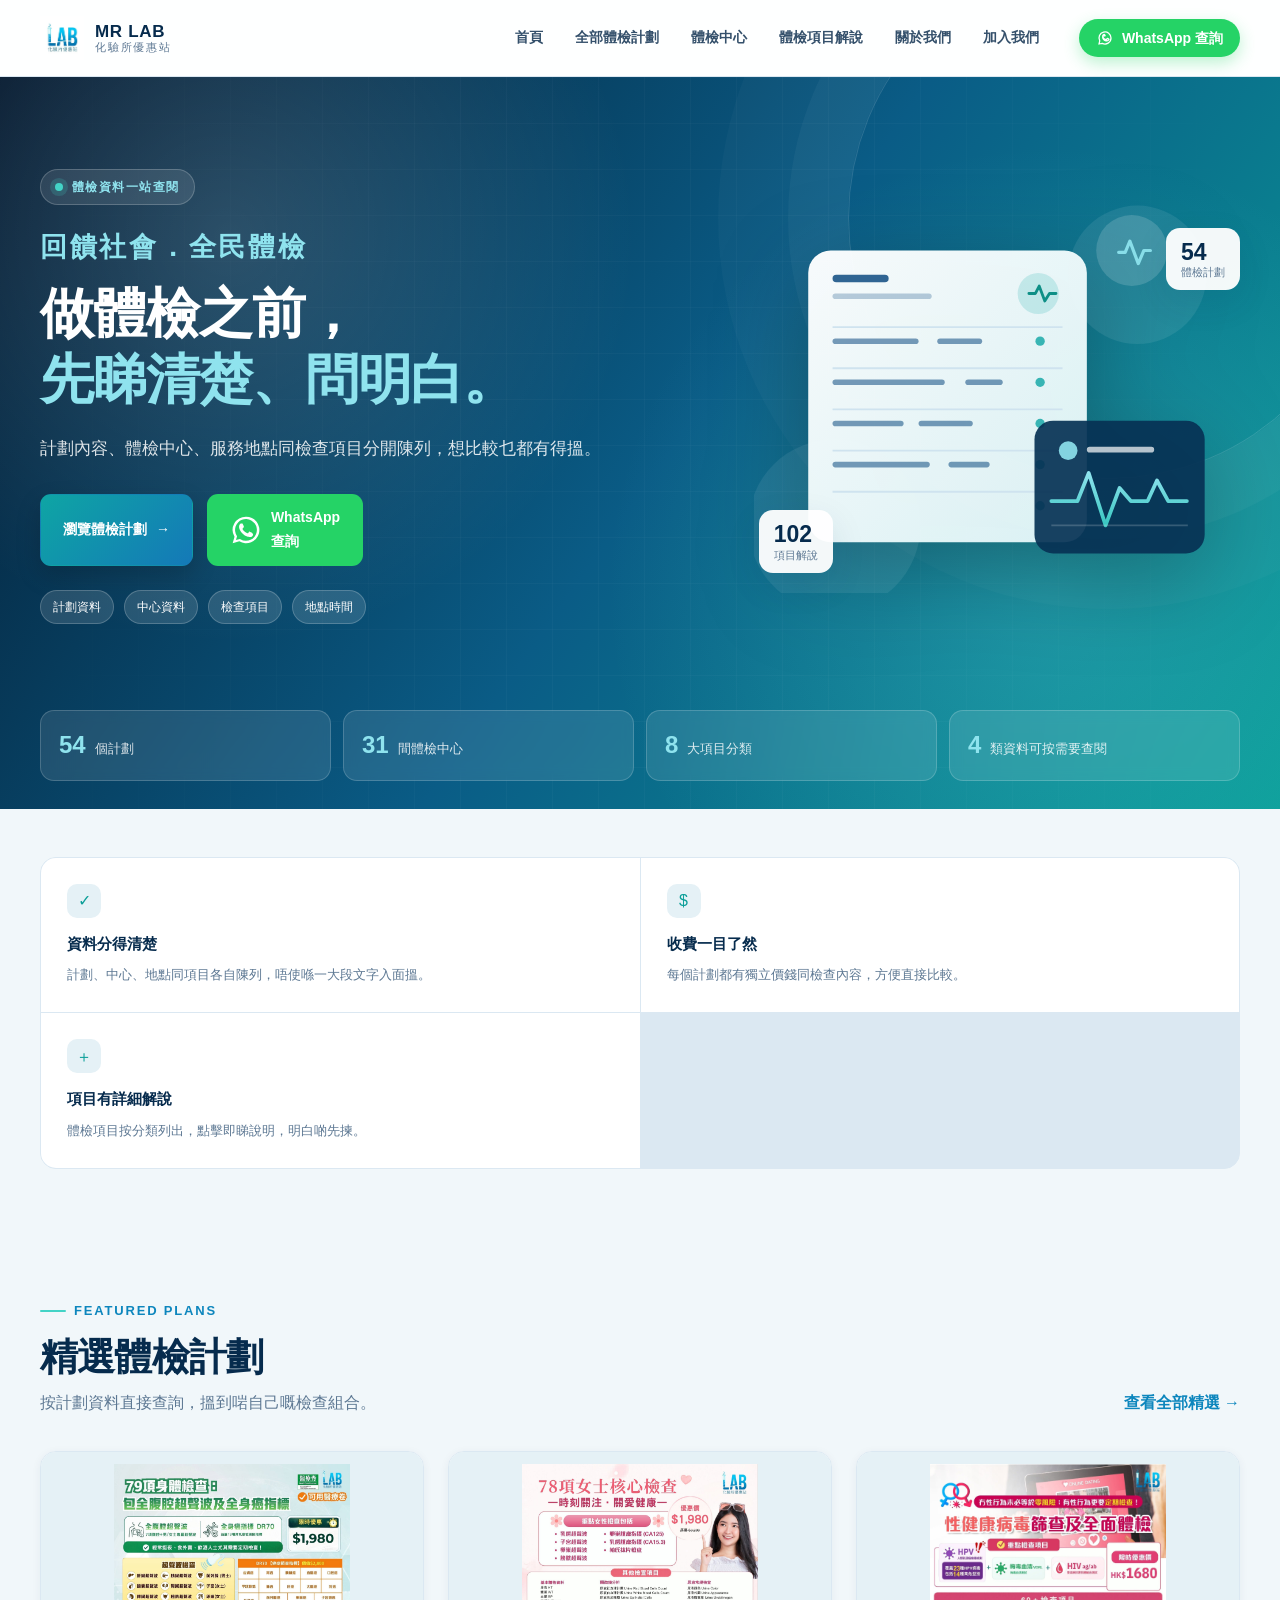
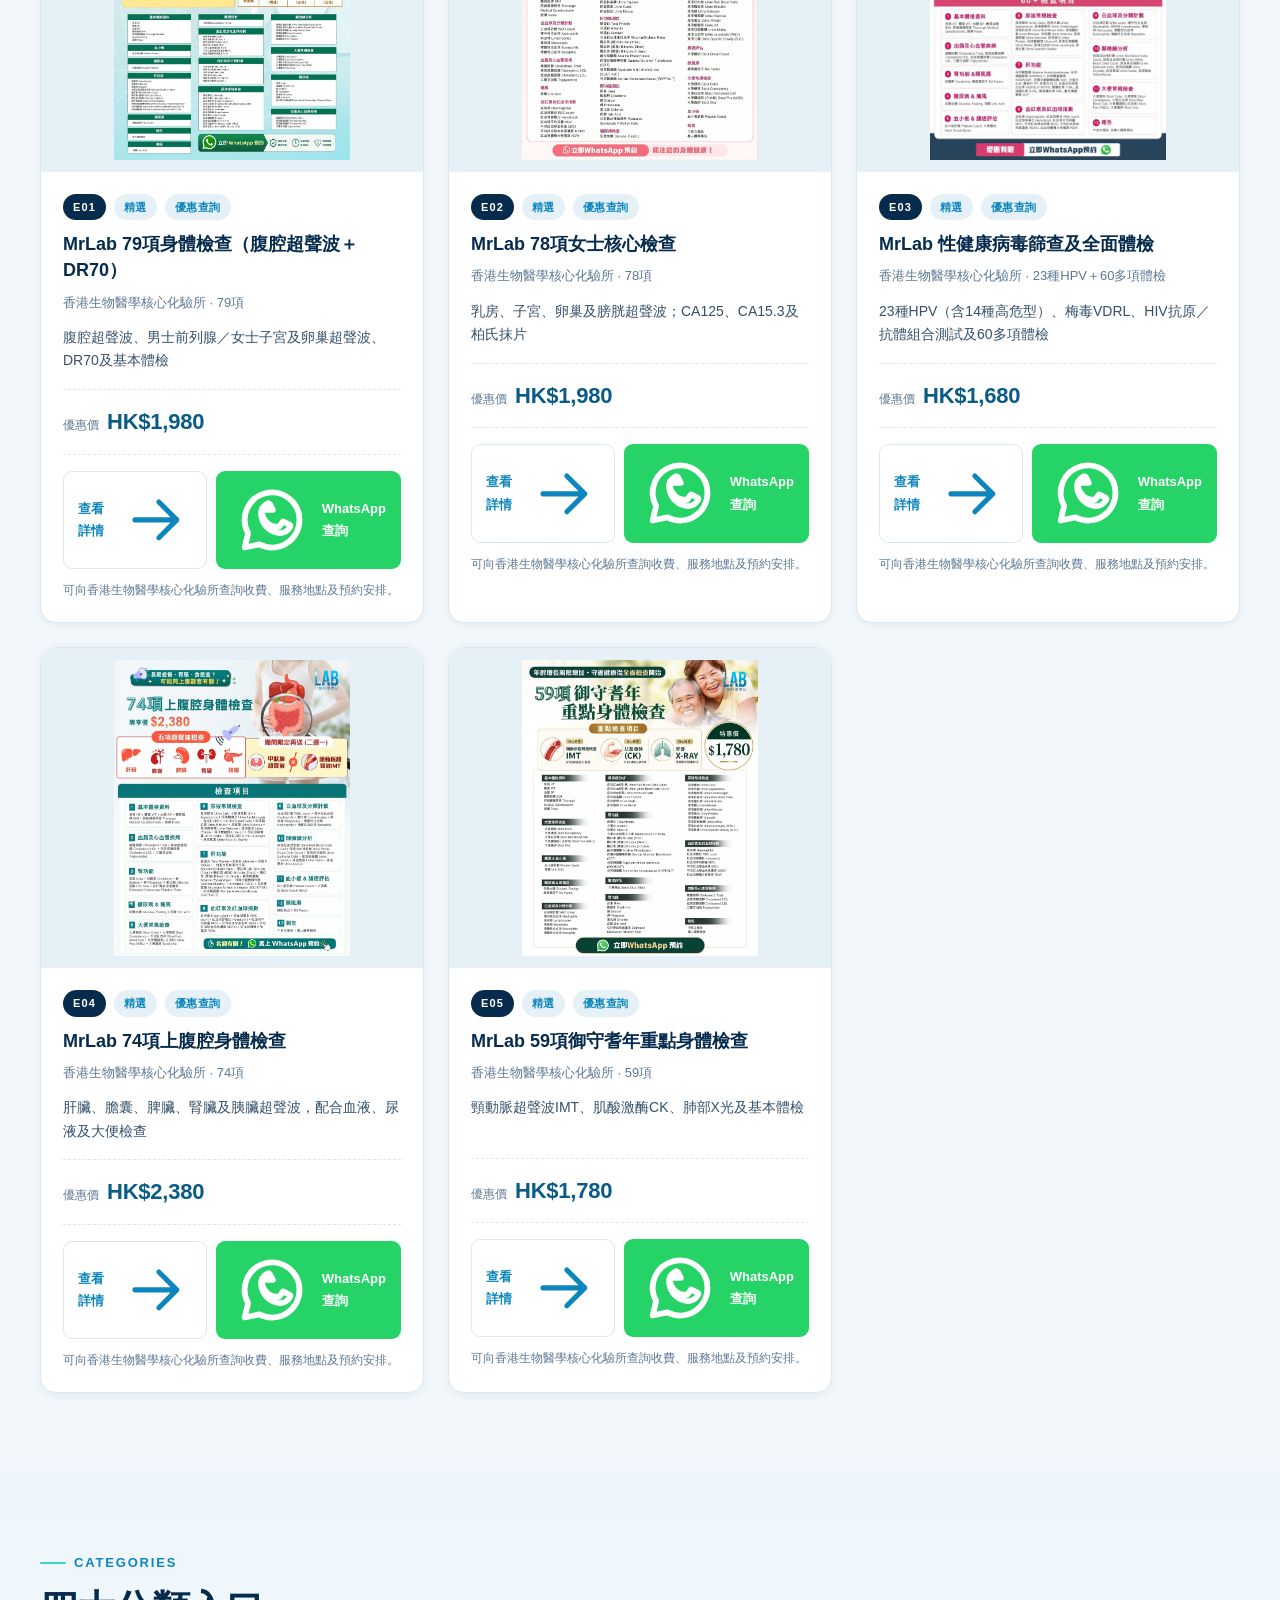
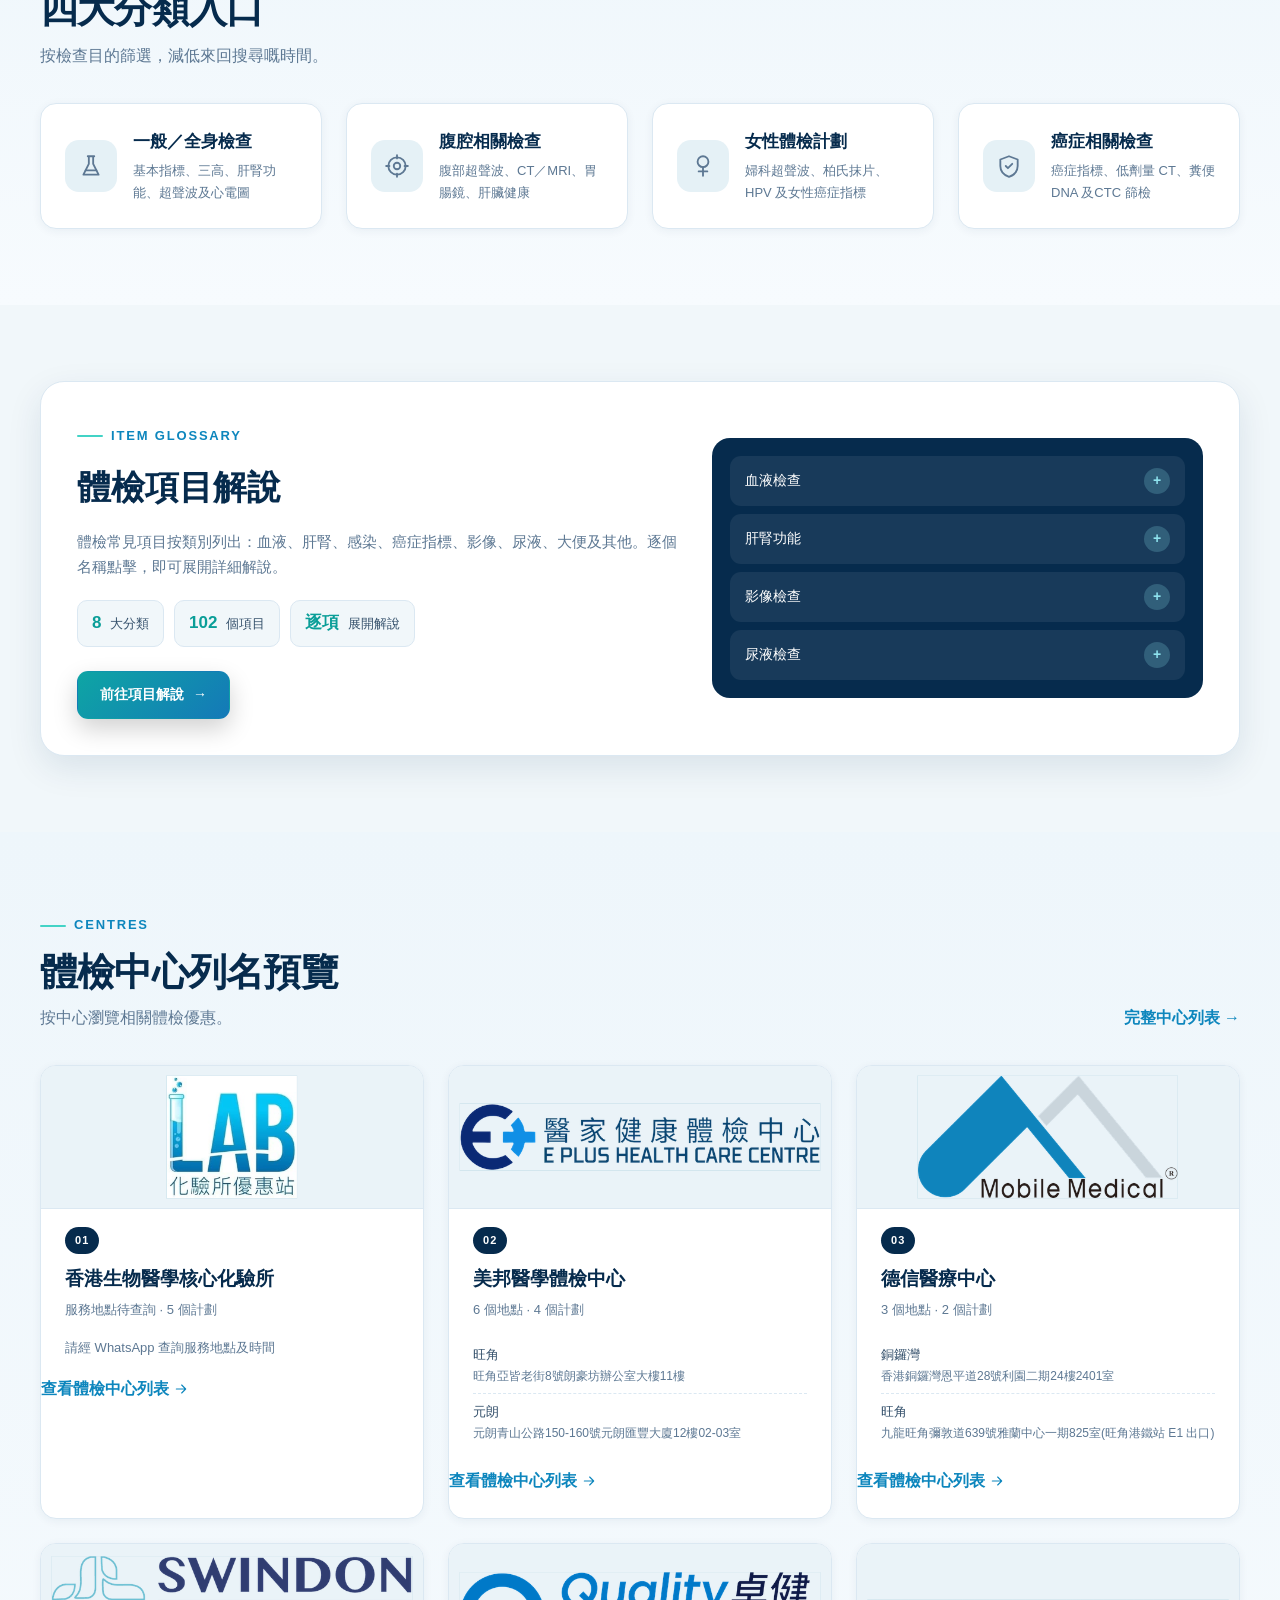
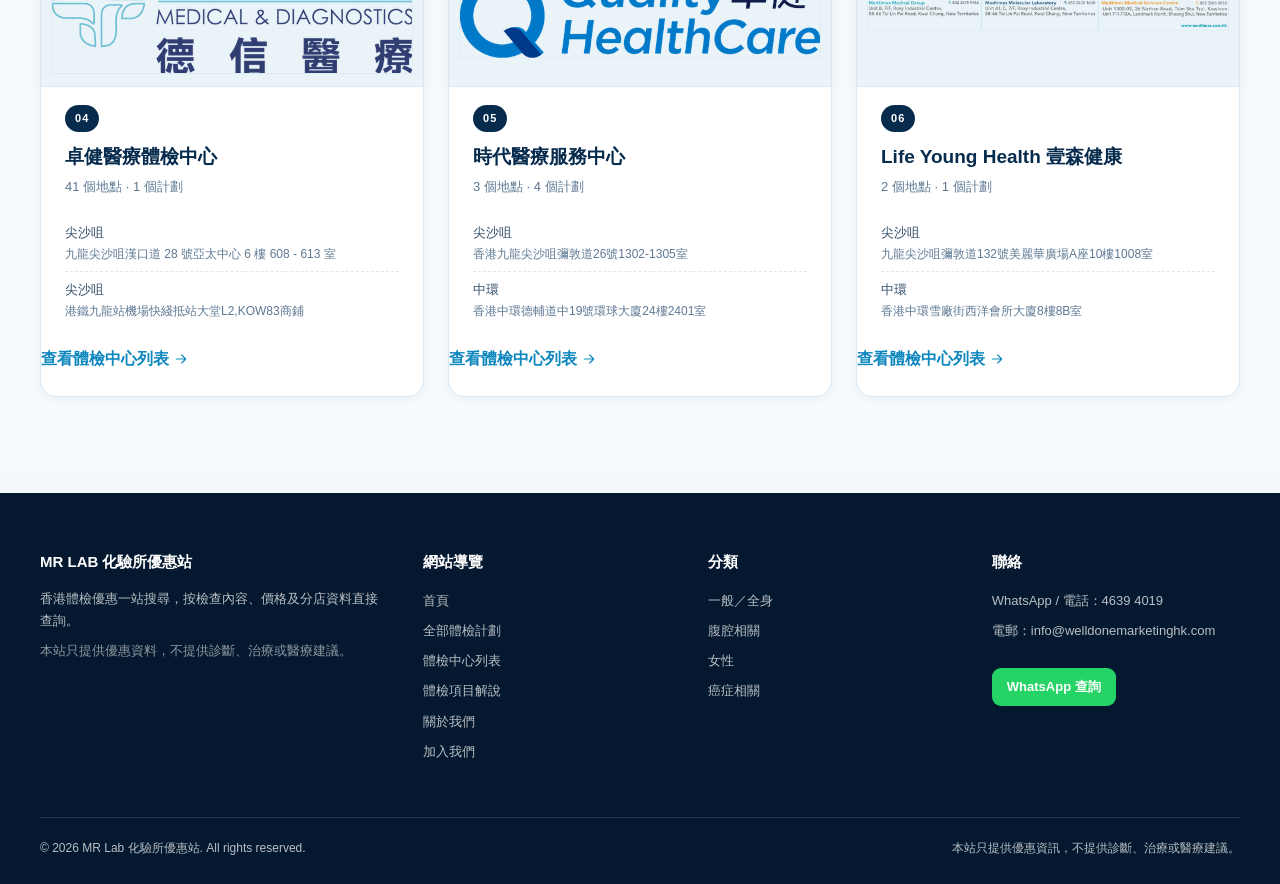
<file: index.html>
<!doctype html>
<html lang="zh-Hant">
<head>
  <meta charset="utf-8">
  <meta name="viewport" content="width=device-width, initial-scale=1">
  <title>MR Lab 化驗所優惠站｜香港體檢優惠</title>
  <meta name="description" content="化驗所優惠站列出香港體檢計劃、體檢中心、服務地點及檢查項目，方便按資料查閱及查詢。">
  <link rel="icon" type="image/x-icon" href="favicon.ico?v=20261125">
  <link rel="icon" type="image/svg+xml" href="assets/images/favicon.svg?v=20261125">
  <link rel="icon" type="image/png" sizes="128x128" href="assets/images/favicon.png?v=20261125">
  <link rel="apple-touch-icon" href="assets/images/favicon.png?v=20261125">
  <link rel="stylesheet" href="assets/css/style.css?v=20261127a">
</head>
<body data-page="home">
  <header class="site-header" id="site-header"></header>

  <main>
    <section class="hero hero--health">
      <div class="hero-grid" aria-hidden="true"></div>
      <div class="container hero-inner">
        <div class="hero-copy">
          <span class="hero-kicker"><span class="pulse-dot"></span> 體檢資料一站查閱</span>
          <p class="hero-slogan">回饋社會．全民體檢</p>
          <h1>做體檢之前，<br><em>先睇清楚、問明白。</em></h1>
          <p class="lead">計劃內容、體檢中心、服務地點同檢查項目分開陳列，想比較乜都有得搵。</p>
          <div class="hero-actions">
            <a class="btn btn--primary" href="plans.html">瀏覽體檢計劃 <span aria-hidden="true">→</span></a>
            <a class="btn btn--whatsapp" href="https://wa.me/85246151993?text=" target="_blank" rel="noopener">
              <svg viewBox="0 0 24 24" fill="currentColor" aria-hidden="true"><path d="M12 2a10 10 0 0 0-8.6 15.1L2 22l5-1.4A10 10 0 1 0 12 2zm0 18.2a8.2 8.2 0 0 1-4.2-1.2l-.3-.2-3 .8.8-2.9-.2-.3A8.2 8.2 0 1 1 12 20.2zm4.5-6.1c-.2-.1-1.4-.7-1.6-.8-.2-.1-.4-.1-.5.1-.2.3-.6.8-.8 1-.1.2-.3.2-.5.1-.3-.1-1.1-.4-2.1-1.3-.8-.7-1.3-1.5-1.5-1.8-.1-.3 0-.5.2-.6l.4-.5c.1-.2.2-.3.3-.5 0-.2 0-.4 0-.5l-.8-1.8c-.2-.5-.4-.4-.6-.4h-.5c-.2 0-.5.1-.7.3-.3.3-1 1-1 2.4s1 2.7 1.1 2.9c.1.2 1.9 2.9 4.6 4 .6.3 1.1.4 1.5.5.6.2 1.2.2 1.6.1.5-.1 1.4-.6 1.6-1.2.2-.6.2-1.1.1-1.2 0-.1-.2-.2-.4-.3z"/></svg>
              WhatsApp 查詢
            </a>
          </div>
          <div class="trust-row">
            <span class="trust-chip">計劃資料</span>
            <span class="trust-chip">中心資料</span>
            <span class="trust-chip">檢查項目</span>
            <span class="trust-chip">地點時間</span>
          </div>
        </div>

        <div class="hero-visual" aria-label="體檢資料示意圖">
          <svg viewBox="0 0 520 420" role="img" aria-label="體檢報告、心電圖與實驗室圖示">
            <defs>
              <linearGradient id="cardG" x1="0" y1="0" x2="1" y2="1"><stop stop-color="#ffffff"/><stop offset="1" stop-color="#dff4f6"/></linearGradient>
              <linearGradient id="softG" x1="0" y1="0" x2="0" y2="1"><stop stop-color="#8fe3ee"/><stop offset="1" stop-color="#38c6c0"/></linearGradient>
            </defs>
            <circle cx="410" cy="80" r="74" fill="#ffffff" opacity=".08"/>
            <circle cx="86" cy="348" r="92" fill="#ffffff" opacity=".07"/>
            <g transform="translate(58,54)">
              <rect x="0" y="0" width="298" height="312" rx="24" fill="url(#cardG)" opacity=".97"/>
              <rect x="26" y="26" width="60" height="8" rx="4" fill="#0f4c81" opacity=".85"/>
              <rect x="26" y="46" width="106" height="6" rx="3" fill="#0f4c81" opacity=".28"/>
              <circle cx="246" cy="46" r="22" fill="#0ea5a4" opacity=".18"/>
              <path d="M236 46h7l4-8 6 16 5-8h7" fill="none" stroke="#0e8f86" stroke-width="3" stroke-linecap="round" stroke-linejoin="round"/>
              <g stroke="#cfe3ef" stroke-width="2"><path d="M26 82h246M26 126h246M26 170h246M26 214h246M26 258h246"/></g>
              <g fill="#0f4c81" opacity=".55">
                <rect x="26" y="94" width="92" height="6" rx="3"/><rect x="138" y="94" width="48" height="6" rx="3"/>
                <rect x="26" y="138" width="120" height="6" rx="3"/><rect x="168" y="138" width="40" height="6" rx="3"/>
                <rect x="26" y="182" width="76" height="6" rx="3"/><rect x="118" y="182" width="58" height="6" rx="3"/>
                <rect x="26" y="226" width="104" height="6" rx="3"/><rect x="150" y="226" width="44" height="6" rx="3"/>
              </g>
              <g fill="#0ea5a4" opacity=".8"><circle cx="248" cy="97" r="5"/><circle cx="248" cy="141" r="5"/><circle cx="248" cy="185" r="5"/><circle cx="248" cy="229" r="5"/><circle cx="248" cy="273" r="5"/></g>
            </g>
            <g transform="translate(300,236)">
              <rect x="0" y="0" width="182" height="142" rx="20" fill="#073154" opacity=".92"/>
              <path d="M18 86h28l12-30 18 56 15-40 12 14h18l10-22 12 22h20" fill="none" stroke="url(#softG)" stroke-width="4" stroke-linecap="round" stroke-linejoin="round"/>
              <path d="M18 112h146" stroke="#ffffff" stroke-width="2" opacity=".18"/>
              <circle cx="36" cy="32" r="10" fill="#8fe3ee" opacity=".9"/><rect x="56" y="28" width="72" height="6" rx="3" fill="#ffffff" opacity=".7"/>
            </g>
            <g transform="translate(404,54)" opacity=".95">
              <circle cx="0" cy="0" r="38" fill="#ffffff" opacity=".16"/>
              <path d="M-14 2h7l5-12 9 24 6-14h7" fill="none" stroke="#8fe3ee" stroke-width="3.4" stroke-linecap="round" stroke-linejoin="round"/>
            </g>
          </svg>
          <div class="hero-badge hero-badge--top"><strong>54</strong><span>體檢計劃</span></div>
          <div class="hero-badge hero-badge--bottom"><strong>102</strong><span>項目解說</span></div>
        </div>
      </div>
      <div class="container hero-metrics">
        <div><strong>54</strong><span>個計劃</span></div>
        <div><strong>31</strong><span>間體檢中心</span></div>
        <div><strong>8</strong><span>大項目分類</span></div>
        <div><strong>4</strong><span>類資料可按需要查閱</span></div>
      </div>
    </section>

    <section class="section section--tight">
      <div class="container">
        <div class="info-strip">
          <div><div class="dot">✓</div><h4>資料分得清楚</h4><p>計劃、中心、地點同項目各自陳列，唔使喺一大段文字入面搵。</p></div>
          <div><div class="dot">$</div><h4>收費一目了然</h4><p>每個計劃都有獨立價錢同檢查內容，方便直接比較。</p></div>
          <div><div class="dot">＋</div><h4>項目有詳細解說</h4><p>體檢項目按分類列出，點擊即睇說明，明白啲先揀。</p></div>
        </div>
      </div>
    </section>

    <section class="section">
      <div class="container">
        <div class="section-head">
          <div><span class="eyebrow">Featured plans</span><h2>精選體檢計劃</h2><p>按計劃資料直接查詢，搵到啱自己嘅檢查組合。</p></div>
          <a class="text-link" href="plans.html?cat=featured">查看全部精選 →</a>
        </div>
        <div class="grid grid--3" id="featured-grid"></div>
      </div>
    </section>

    <section class="section section--alt">
      <div class="container">
        <div class="section-head">
          <div><span class="eyebrow">Categories</span><h2>四大分類入口</h2><p>按檢查目的篩選，減低來回搜尋嘅時間。</p></div>
        </div>
        <div class="grid grid--4" id="category-grid"></div>
      </div>
    </section>

    <section class="section">
      <div class="container">
        <div class="database-card">
          <div class="database-copy">
            <span class="eyebrow">Item glossary</span>
            <h2>體檢項目解說</h2>
            <p>體檢常見項目按類別列出：血液、肝腎、感染、癌症指標、影像、尿液、大便及其他。逐個名稱點擊，即可展開詳細解說。</p>
            <ul class="database-list">
              <li><strong>8</strong> 大分類</li><li><strong>102</strong> 個項目</li><li><strong>逐項</strong> 展開解說</li>
            </ul>
            <a class="btn btn--primary" href="items.html">前往項目解說 <span aria-hidden="true">→</span></a>
          </div>
          <div class="database-preview" aria-hidden="true">
            <div class="db-row"><span>血液檢查</span><i></i></div>
            <div class="db-row"><span>肝腎功能</span><i></i></div>
            <div class="db-row"><span>影像檢查</span><i></i></div>
            <div class="db-row"><span>尿液檢查</span><i></i></div>
          </div>
        </div>
      </div>
    </section>

    <section class="section section--alt">
      <div class="container">
        <div class="section-head">
          <div><span class="eyebrow">Centres</span><h2>體檢中心列名預覽</h2><p>按中心瀏覽相關體檢優惠。</p></div>
          <a class="text-link" href="centres.html">完整中心列表 →</a>
        </div>
        <div class="grid grid--3" id="centre-preview"></div>
      </div>
    </section>
  </main>

  <footer class="site-footer" id="site-footer"></footer>
  <script src="data/featured.js?v=20261125d"></script>
  <script src="data/plans.js?v=20261125d"></script>
  <script src="data/items.js?v=20261125d"></script>
  <script src="assets/js/app.js?v=20261125c"></script>
</body>
</html>
</file>
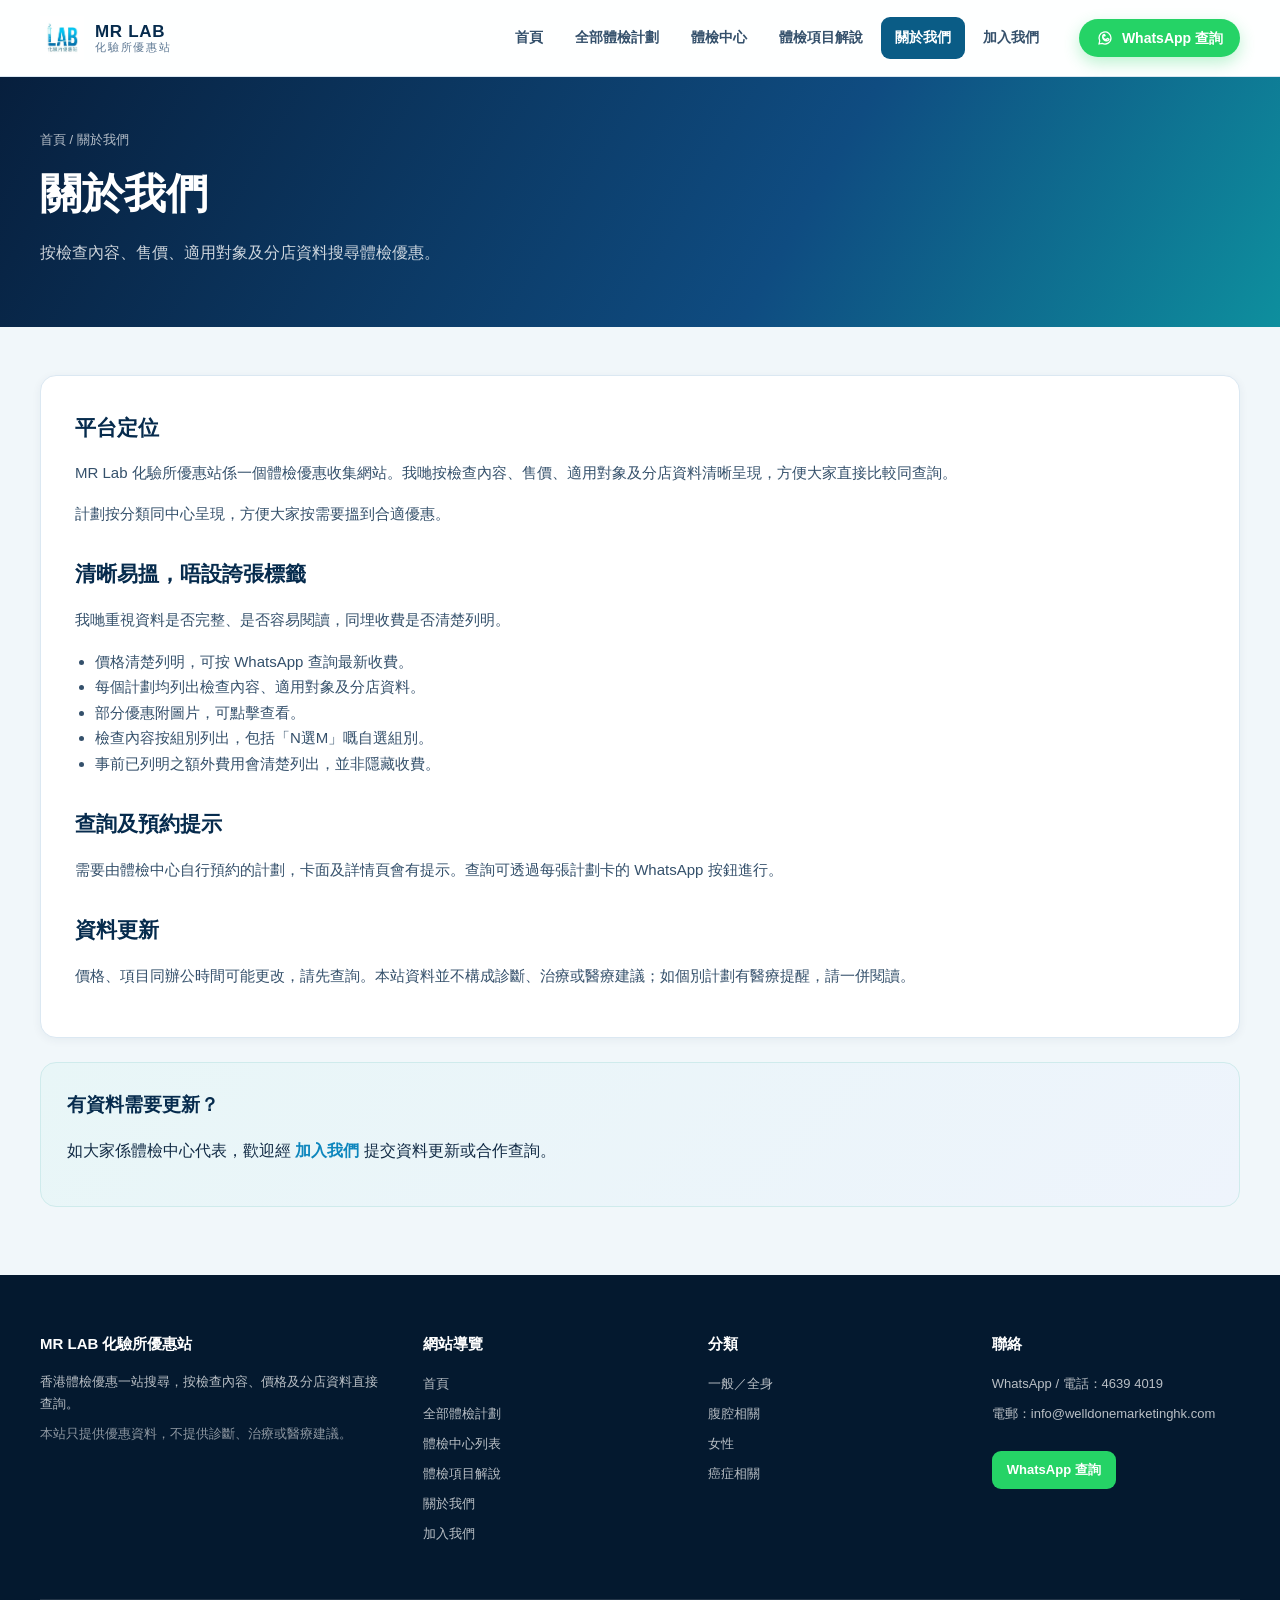
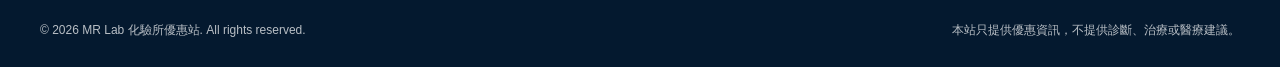
<file: about.html>
<!doctype html>
<html lang="zh-Hant">
<head>
  <meta charset="utf-8">
  <meta name="viewport" content="width=device-width, initial-scale=1">
  <title>關於我們｜MR Lab 化驗所優惠站</title>
  <meta name="description" content="化驗所優惠站收集香港體檢優惠，方便按檢查內容、價格及分店資料搜尋。">
  <link rel="icon" type="image/x-icon" href="favicon.ico?v=20261125">
  <link rel="icon" type="image/svg+xml" href="assets/images/favicon.svg?v=20261125">
  <link rel="icon" type="image/png" sizes="128x128" href="assets/images/favicon.png?v=20261125">
  <link rel="apple-touch-icon" href="assets/images/favicon.png?v=20261125">
  <link rel="stylesheet" href="assets/css/style.css?v=20261127a">
</head>
<body data-page="about">
  <header class="site-header" id="site-header"></header>

  <main>
    <div class="page-head">
      <div class="container">
        <div class="breadcrumb"><a href="index.html">首頁</a> / 關於我們</div>
        <h1>關於我們</h1>
        <p>按檢查內容、售價、適用對象及分店資料搜尋體檢優惠。</p>
      </div>
    </div>
    <section class="section section--tight">
      <div class="container">
        <div class="prose">
          <h2>平台定位</h2>
          <p>MR Lab 化驗所優惠站係一個體檢優惠收集網站。我哋按檢查內容、售價、適用對象及分店資料清晰呈現，方便大家直接比較同查詢。</p>
          <p>計劃按分類同中心呈現，方便大家按需要搵到合適優惠。</p>

          <h2>清晰易搵，唔設誇張標籤</h2>
          <p>我哋重視資料是否完整、是否容易閱讀，同埋收費是否清楚列明。</p>
          <ul>
            <li>價格清楚列明，可按 WhatsApp 查詢最新收費。</li>
            <li>每個計劃均列出檢查內容、適用對象及分店資料。</li>
            <li>部分優惠附圖片，可點擊查看。</li>
            <li>檢查內容按組別列出，包括「N選M」嘅自選組別。</li>
            <li>事前已列明之額外費用會清楚列出，並非隱藏收費。</li>
          </ul>

          <h2>查詢及預約提示</h2>
          <p>需要由體檢中心自行預約的計劃，卡面及詳情頁會有提示。查詢可透過每張計劃卡的 WhatsApp 按鈕進行。</p>

          <h2>資料更新</h2>
          <p>價格、項目同辦公時間可能更改，請先查詢。本站資料並不構成診斷、治療或醫療建議；如個別計劃有醫療提醒，請一併閱讀。</p>
        </div>

        <div class="callout">
          <h3>有資料需要更新？</h3>
          <p>如大家係體檢中心代表，歡迎經 <a class="text-link" href="partner.html">加入我們</a> 提交資料更新或合作查詢。</p>
        </div>
      </div>
    </section>
  </main>

  <footer class="site-footer" id="site-footer"></footer>
  <script src="data/featured.js?v=20261125d"></script>
  <script src="data/plans.js?v=20261125d"></script>
  <script src="assets/js/app.js?v=20261125c"></script>
</body>
</html>
</file>
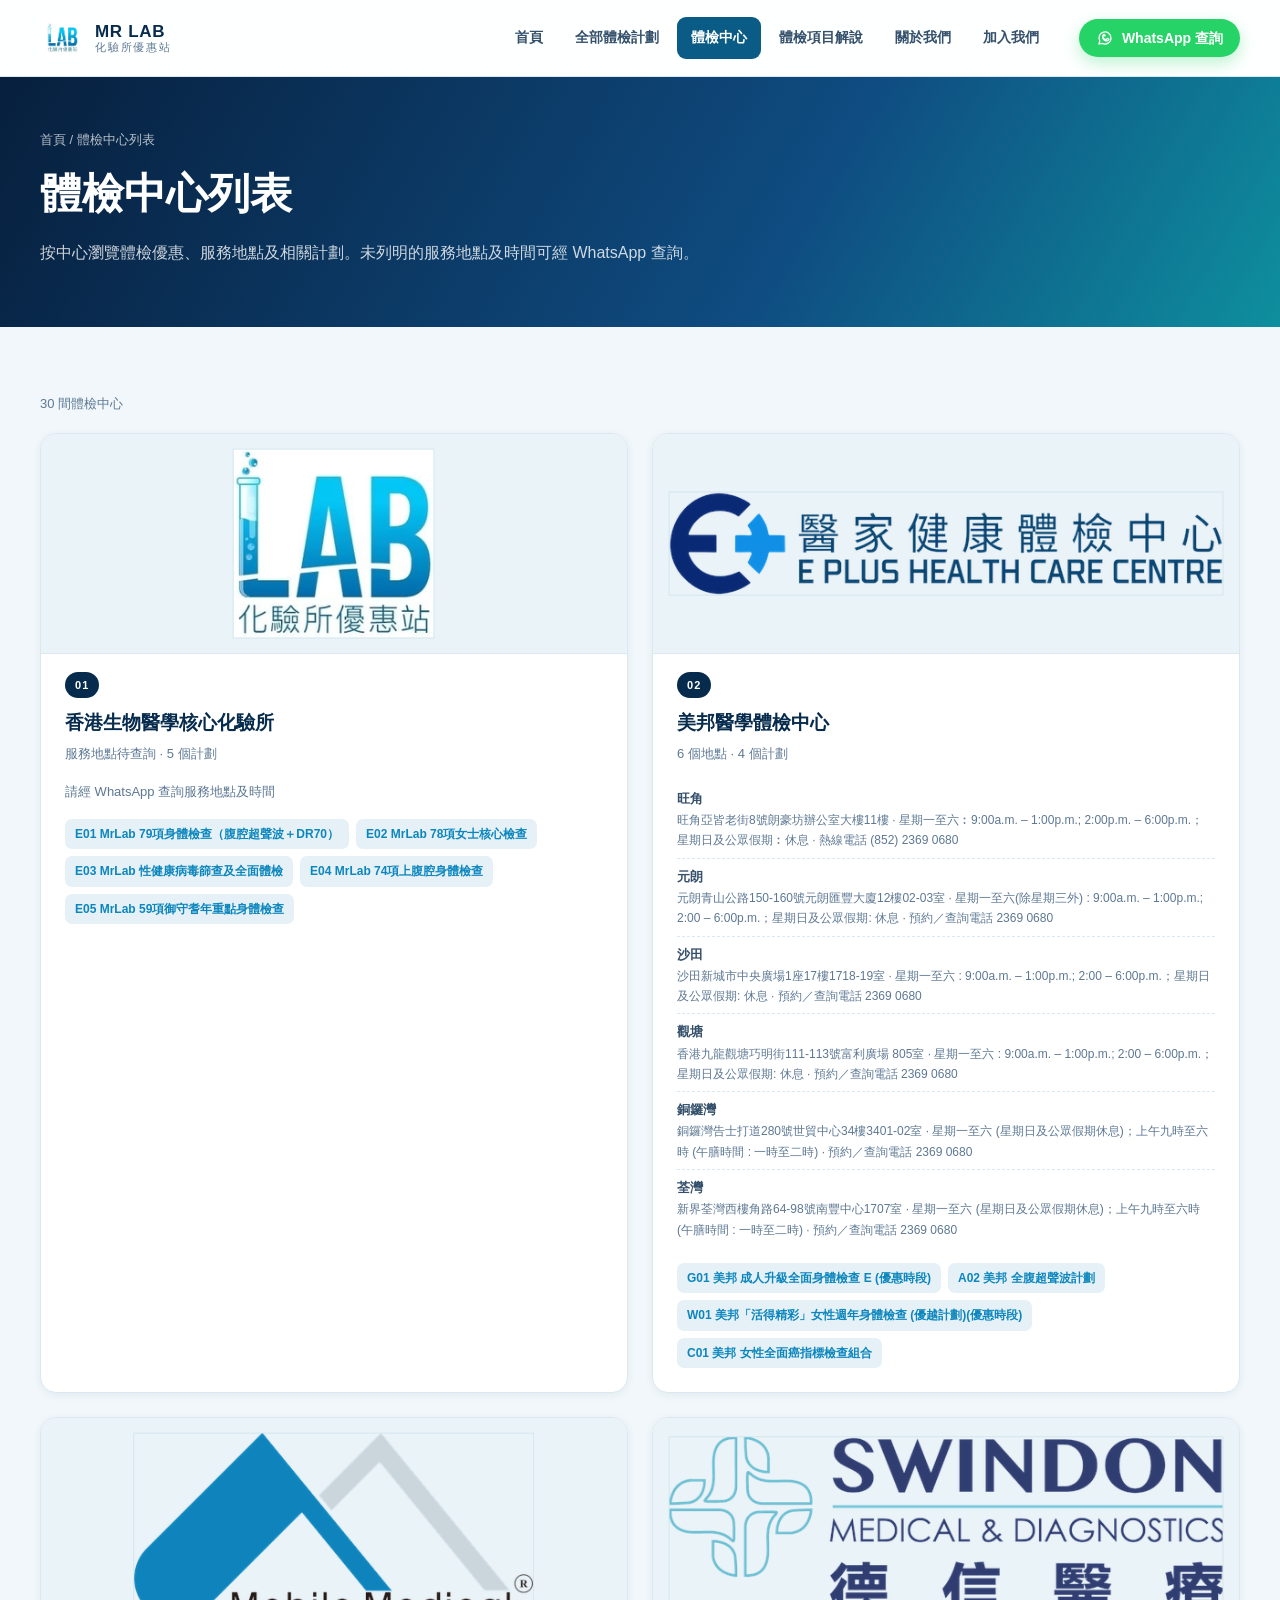
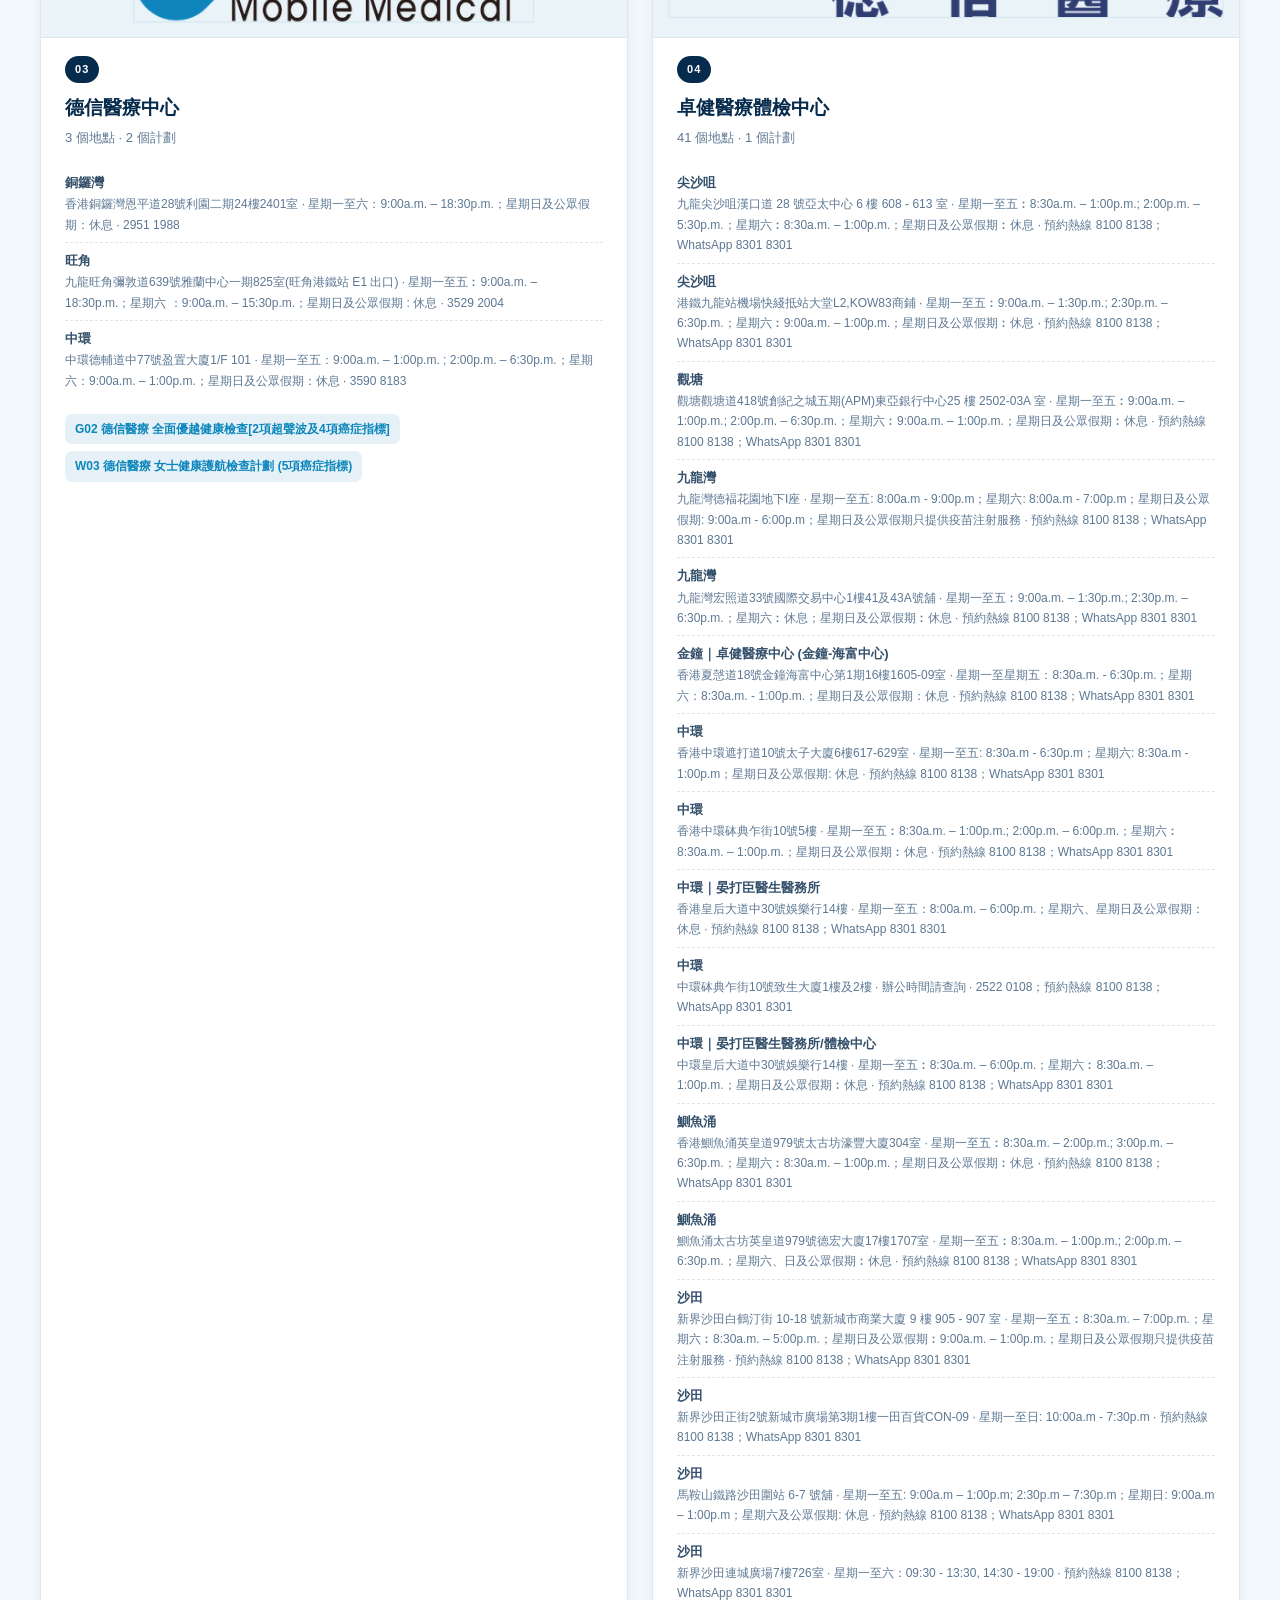
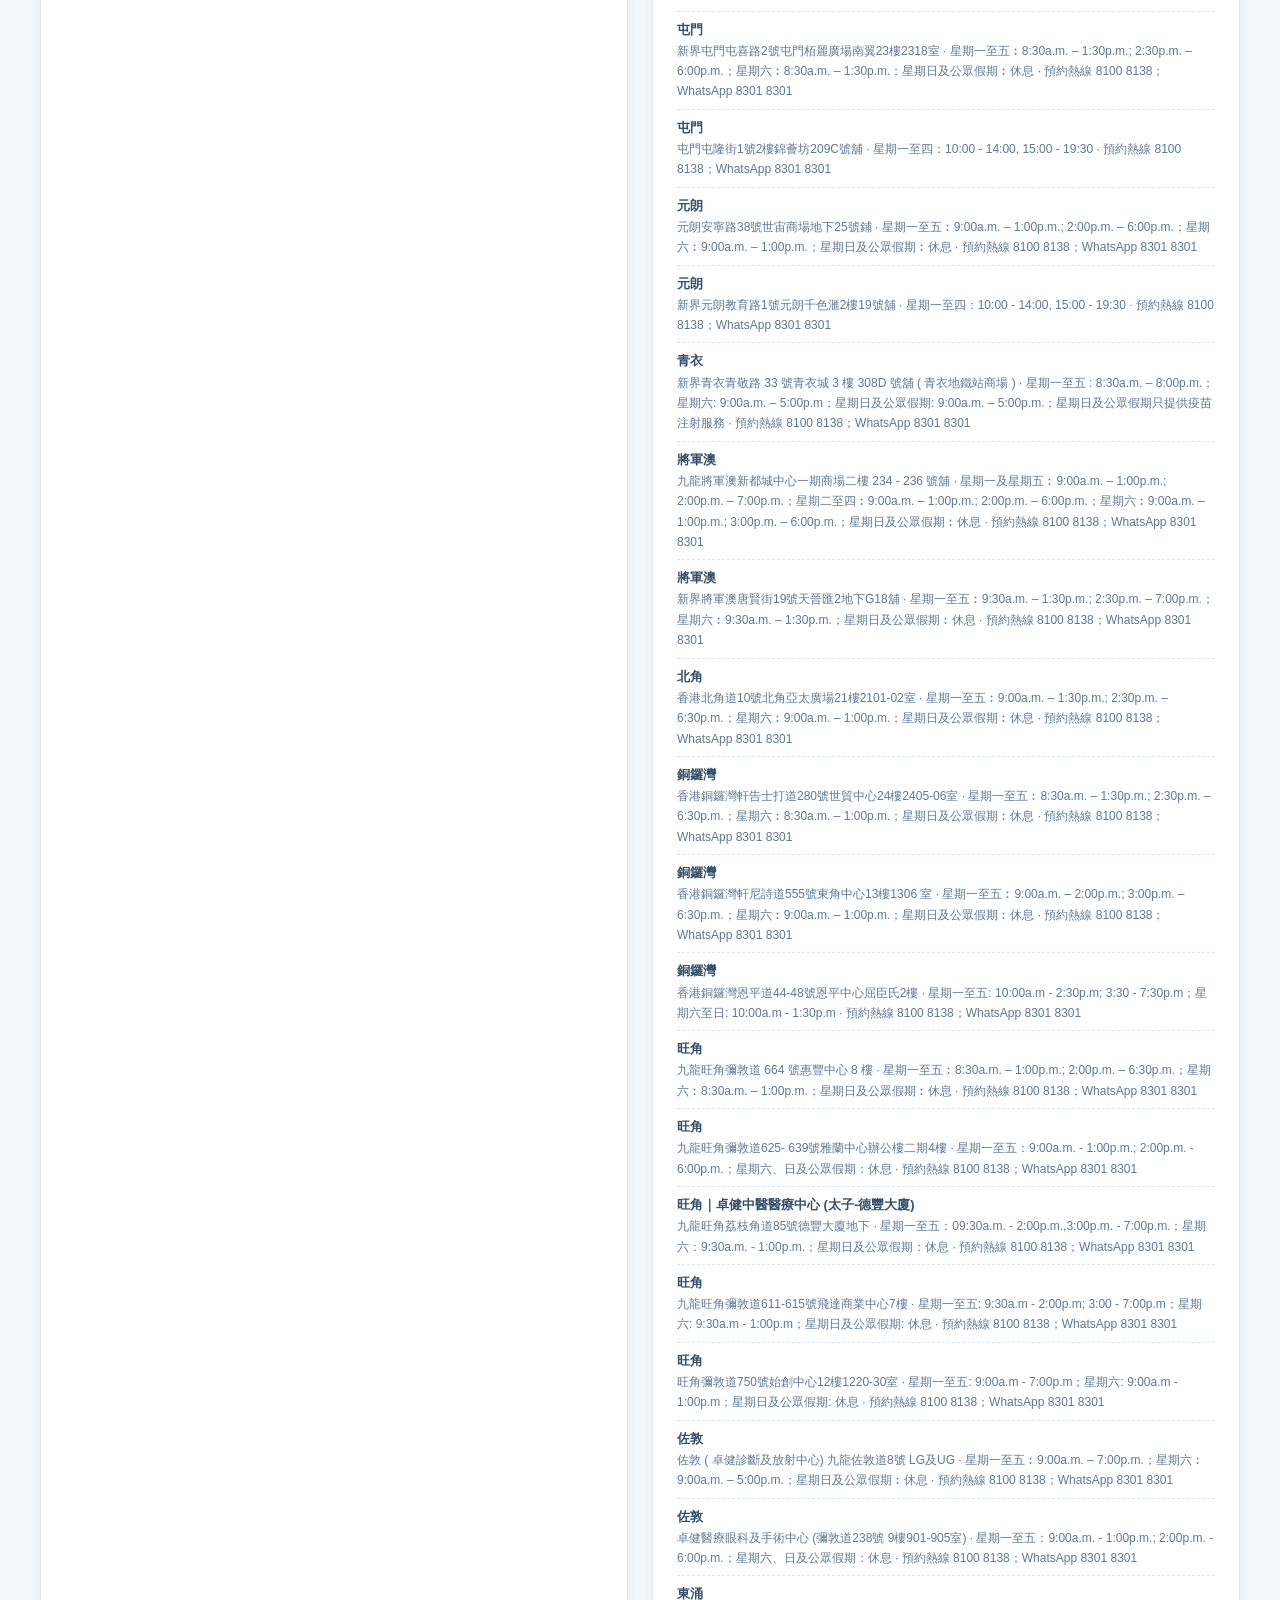
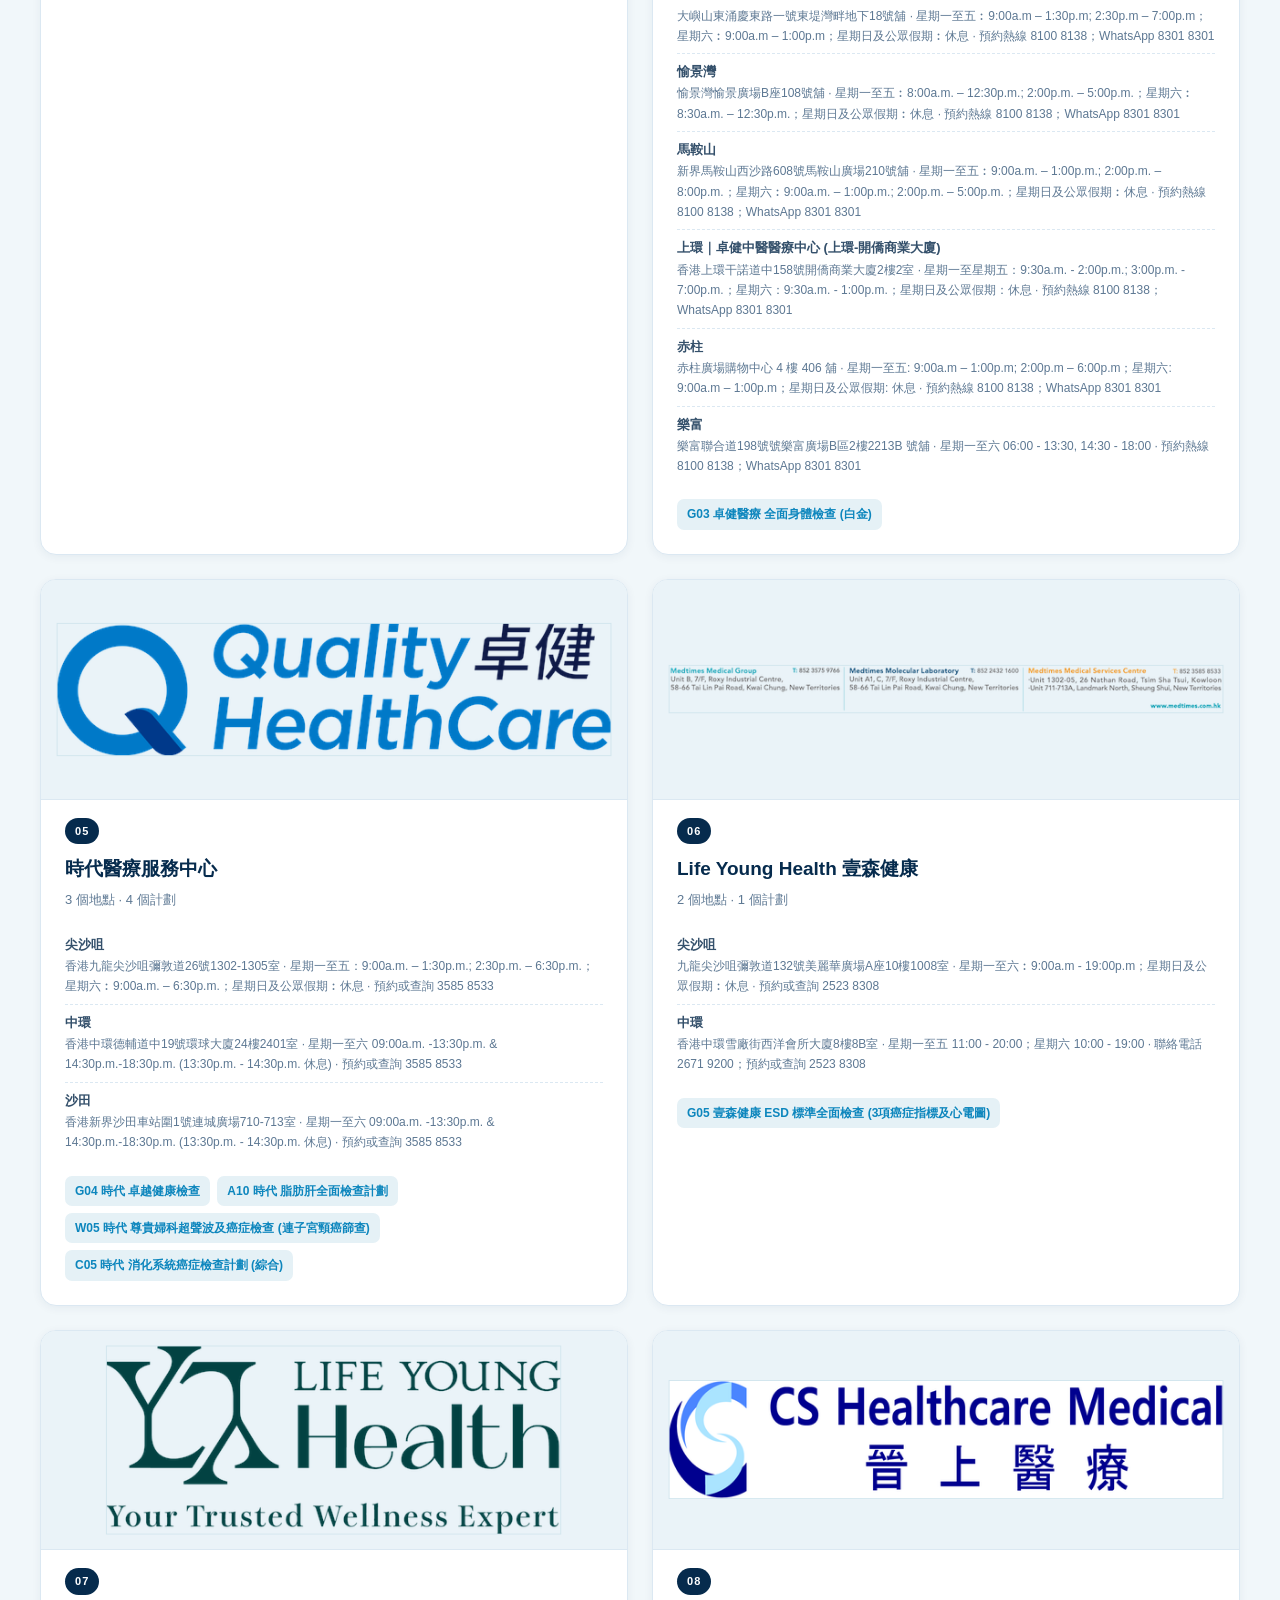
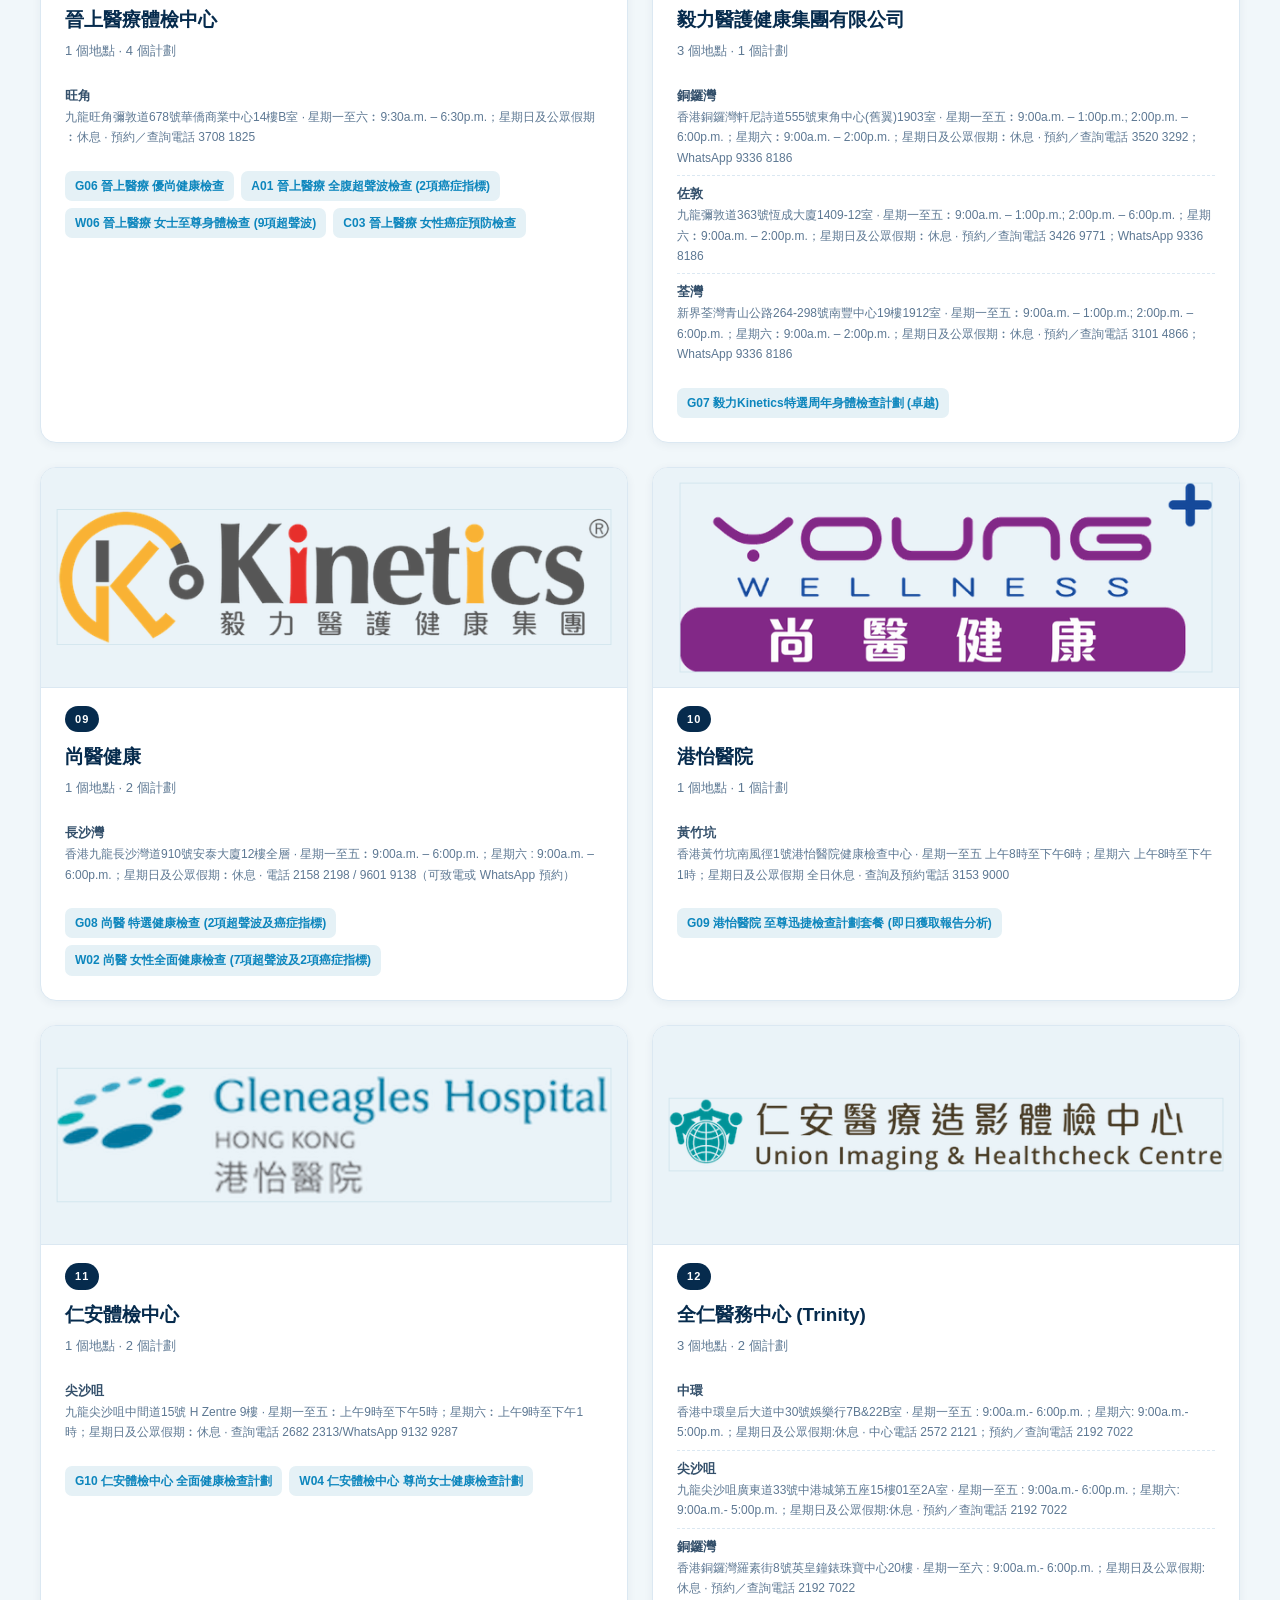
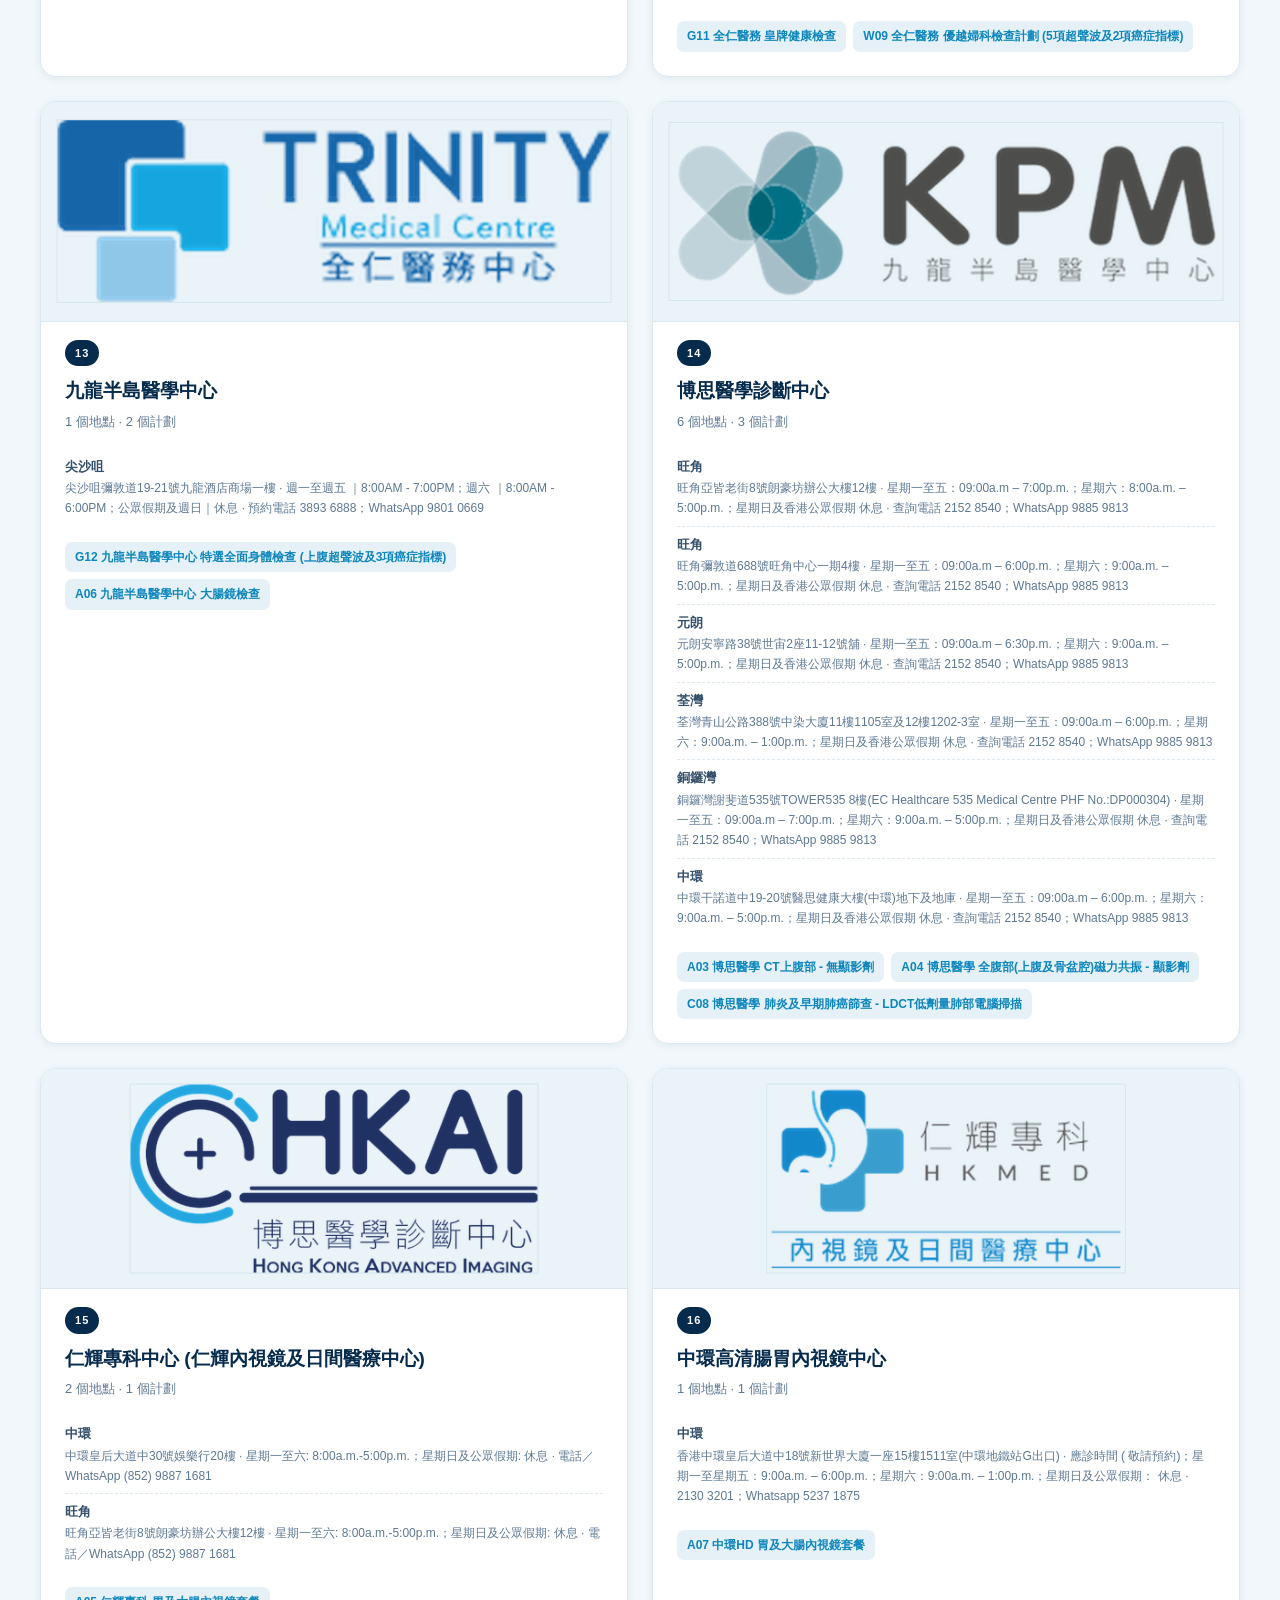
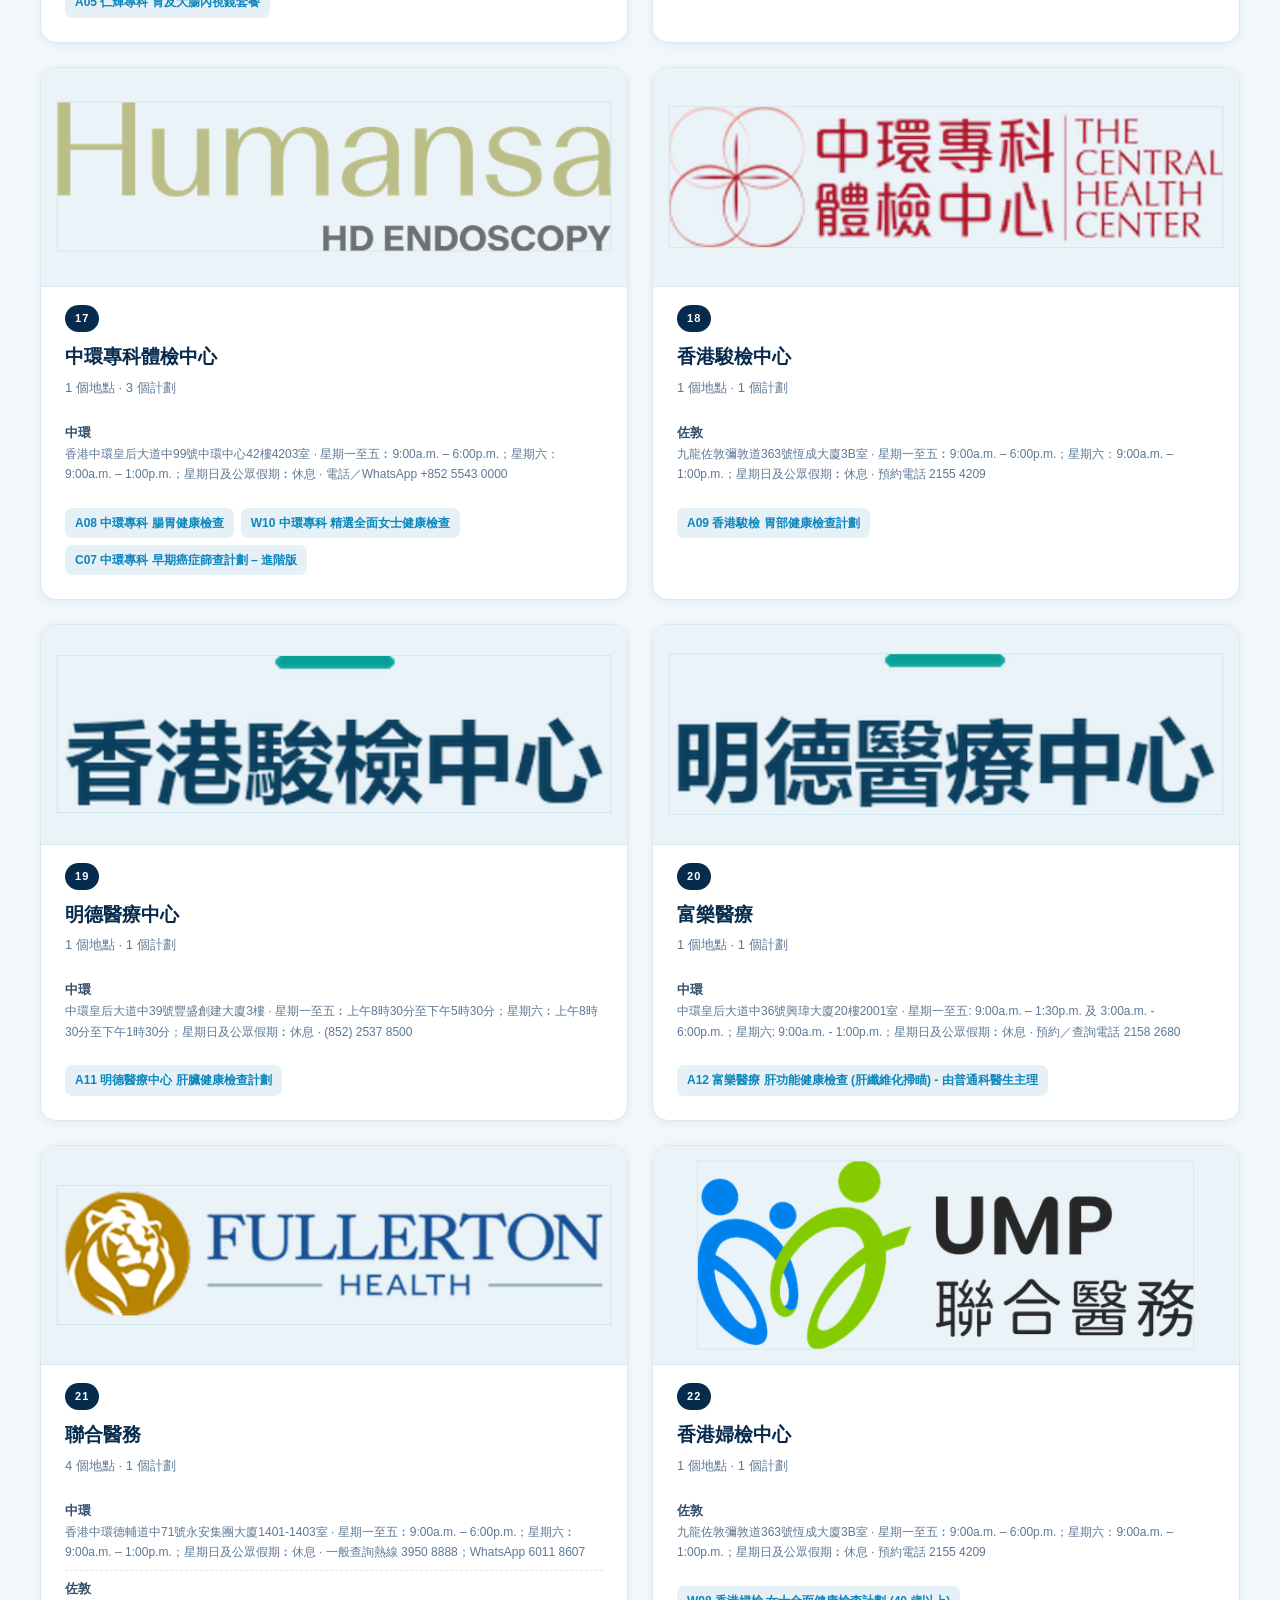
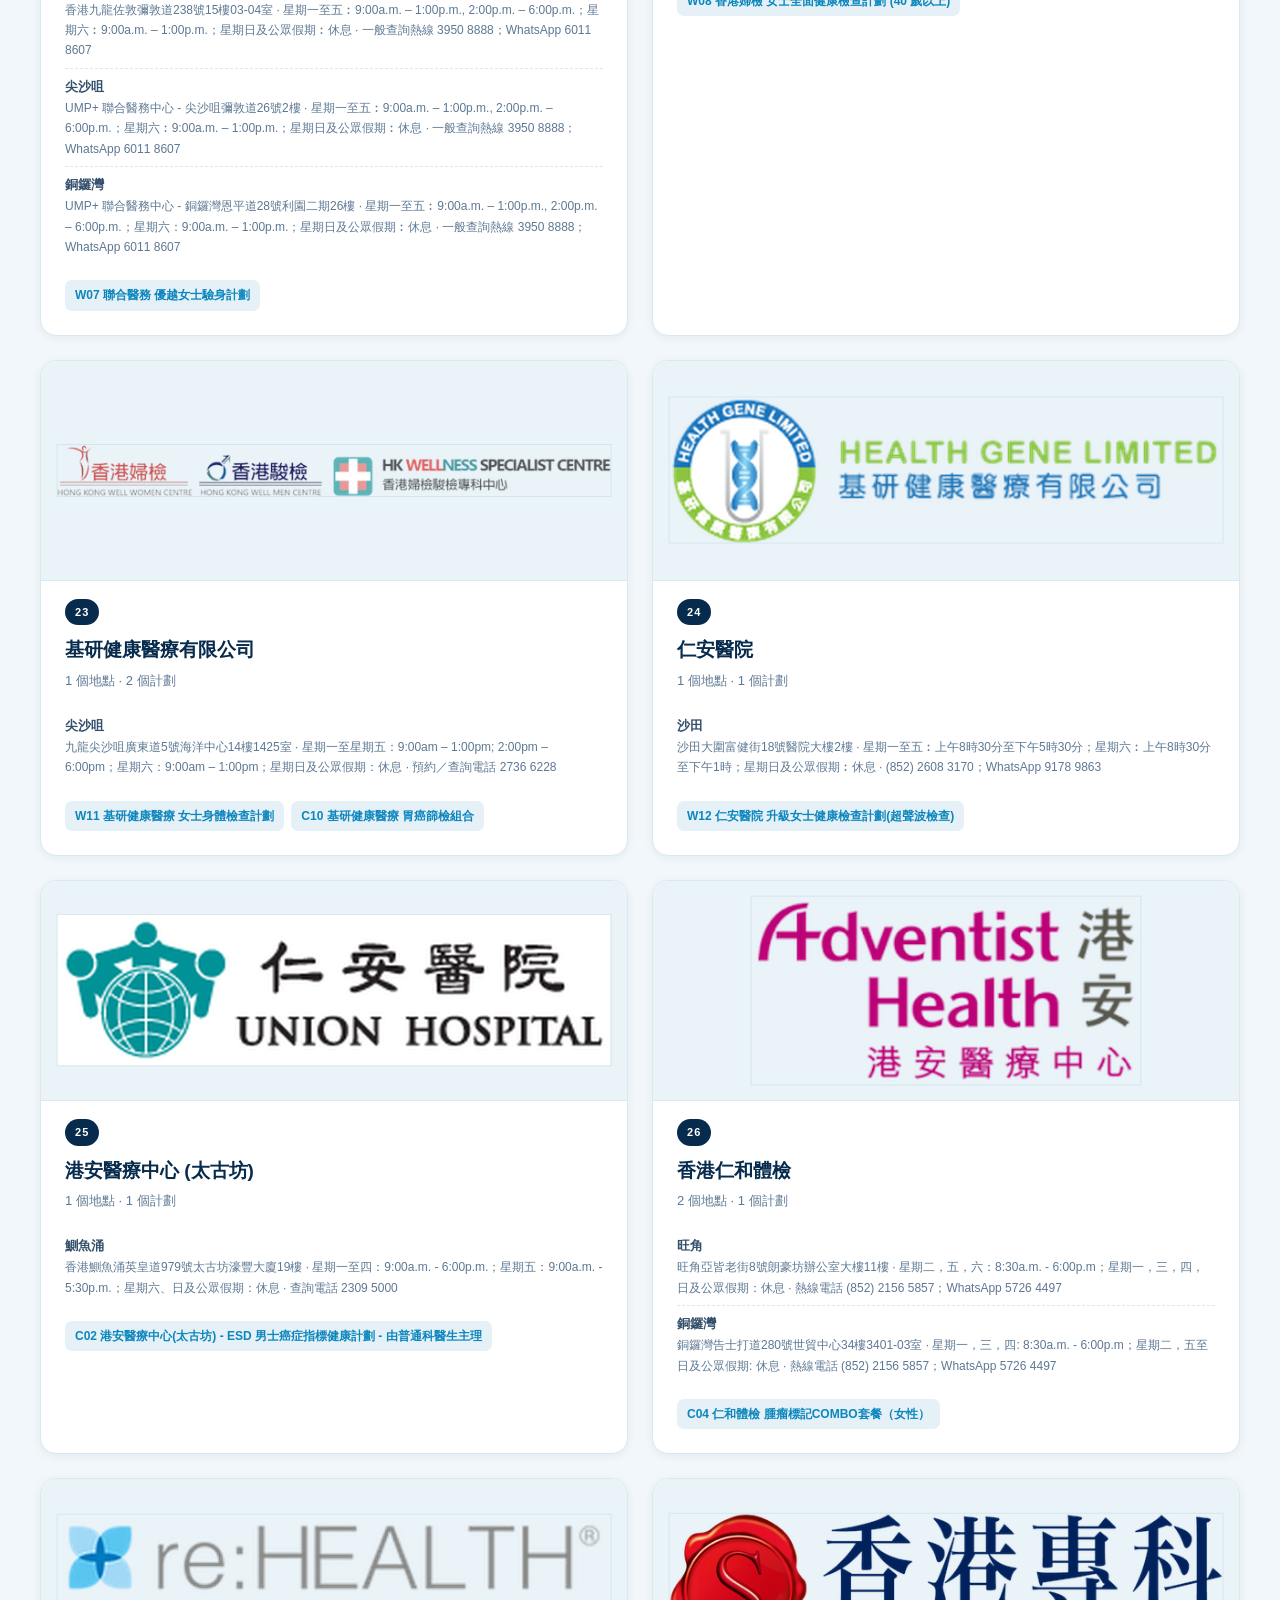
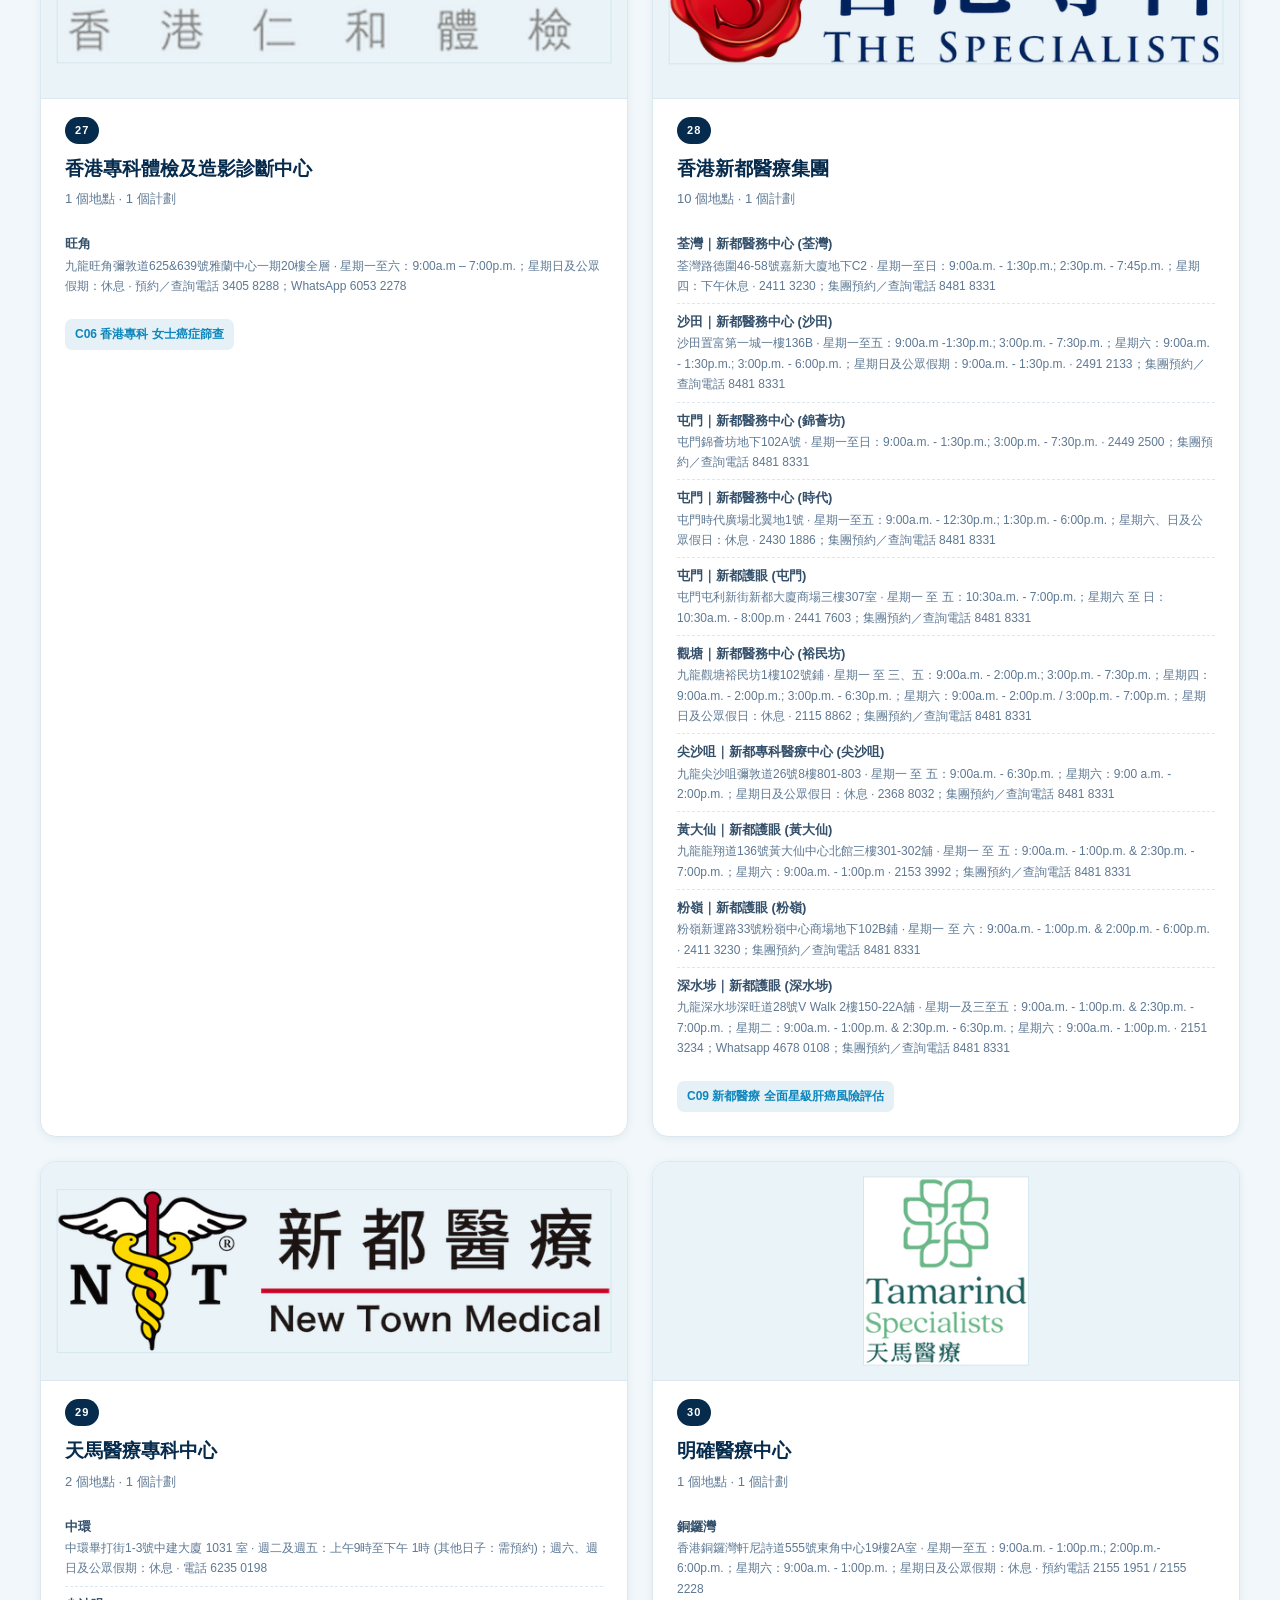
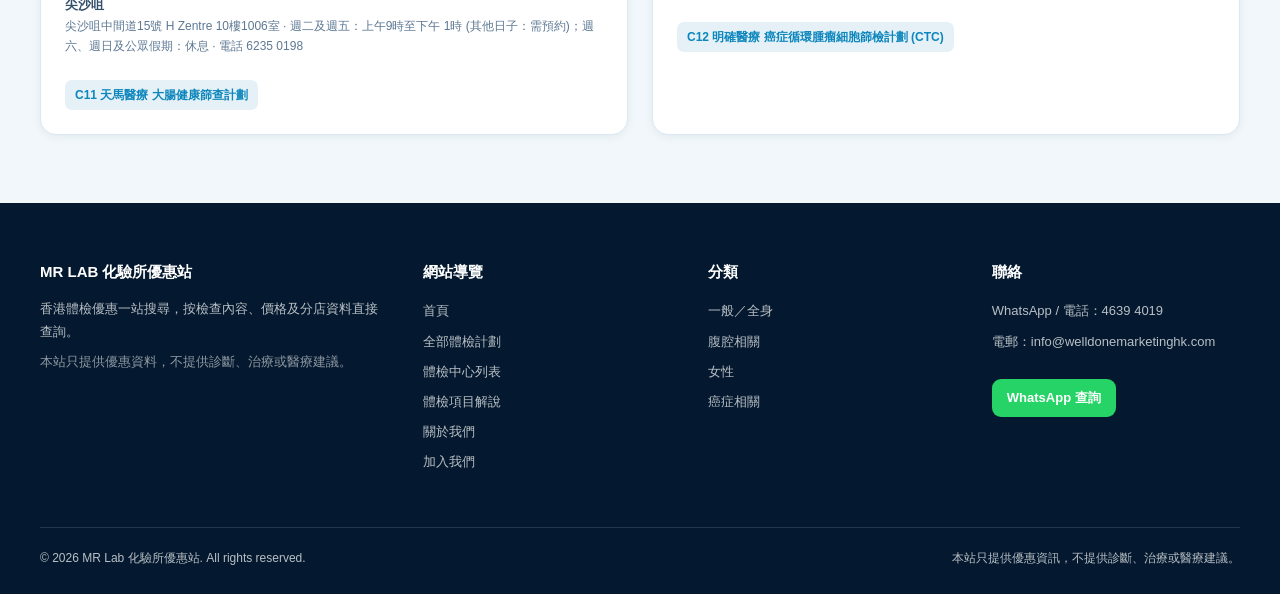
<file: centres.html>
<!doctype html>
<html lang="zh-Hant">
<head>
  <meta charset="utf-8">
  <meta name="viewport" content="width=device-width, initial-scale=1">
  <title>體檢中心列表｜MR Lab 化驗所優惠站</title>
  <meta name="description" content="香港體檢中心列表，按中心瀏覽服務地點及相關優惠；未列明的地點及時間可經 WhatsApp 查詢。">
  <link rel="icon" type="image/x-icon" href="favicon.ico?v=20261125">
  <link rel="icon" type="image/svg+xml" href="assets/images/favicon.svg?v=20261125">
  <link rel="icon" type="image/png" sizes="128x128" href="assets/images/favicon.png?v=20261125">
  <link rel="apple-touch-icon" href="assets/images/favicon.png?v=20261125">
  <link rel="stylesheet" href="assets/css/style.css?v=20261127a">
</head>
<body data-page="centres">
  <header class="site-header" id="site-header"></header>

  <main>
    <div class="page-head">
      <div class="container">
        <div class="breadcrumb"><a href="index.html">首頁</a> / 體檢中心列表</div>
        <h1>體檢中心列表</h1>
        <p>按中心瀏覽體檢優惠、服務地點及相關計劃。未列明的服務地點及時間可經 WhatsApp 查詢。</p>
      </div>
    </div>
    <section class="section section--tight">
      <div class="container">
        <p class="result-count" id="centre-count"></p>
        <div class="grid grid--2" id="centres-grid" style="margin-top:18px"></div>
      </div>
    </section>
  </main>

  <footer class="site-footer" id="site-footer"></footer>
  <script src="data/featured.js?v=20261125d"></script>
  <script src="data/plans.js?v=20261125d"></script>
  <script src="assets/js/app.js?v=20261125c"></script>
</body>
</html>
</file>
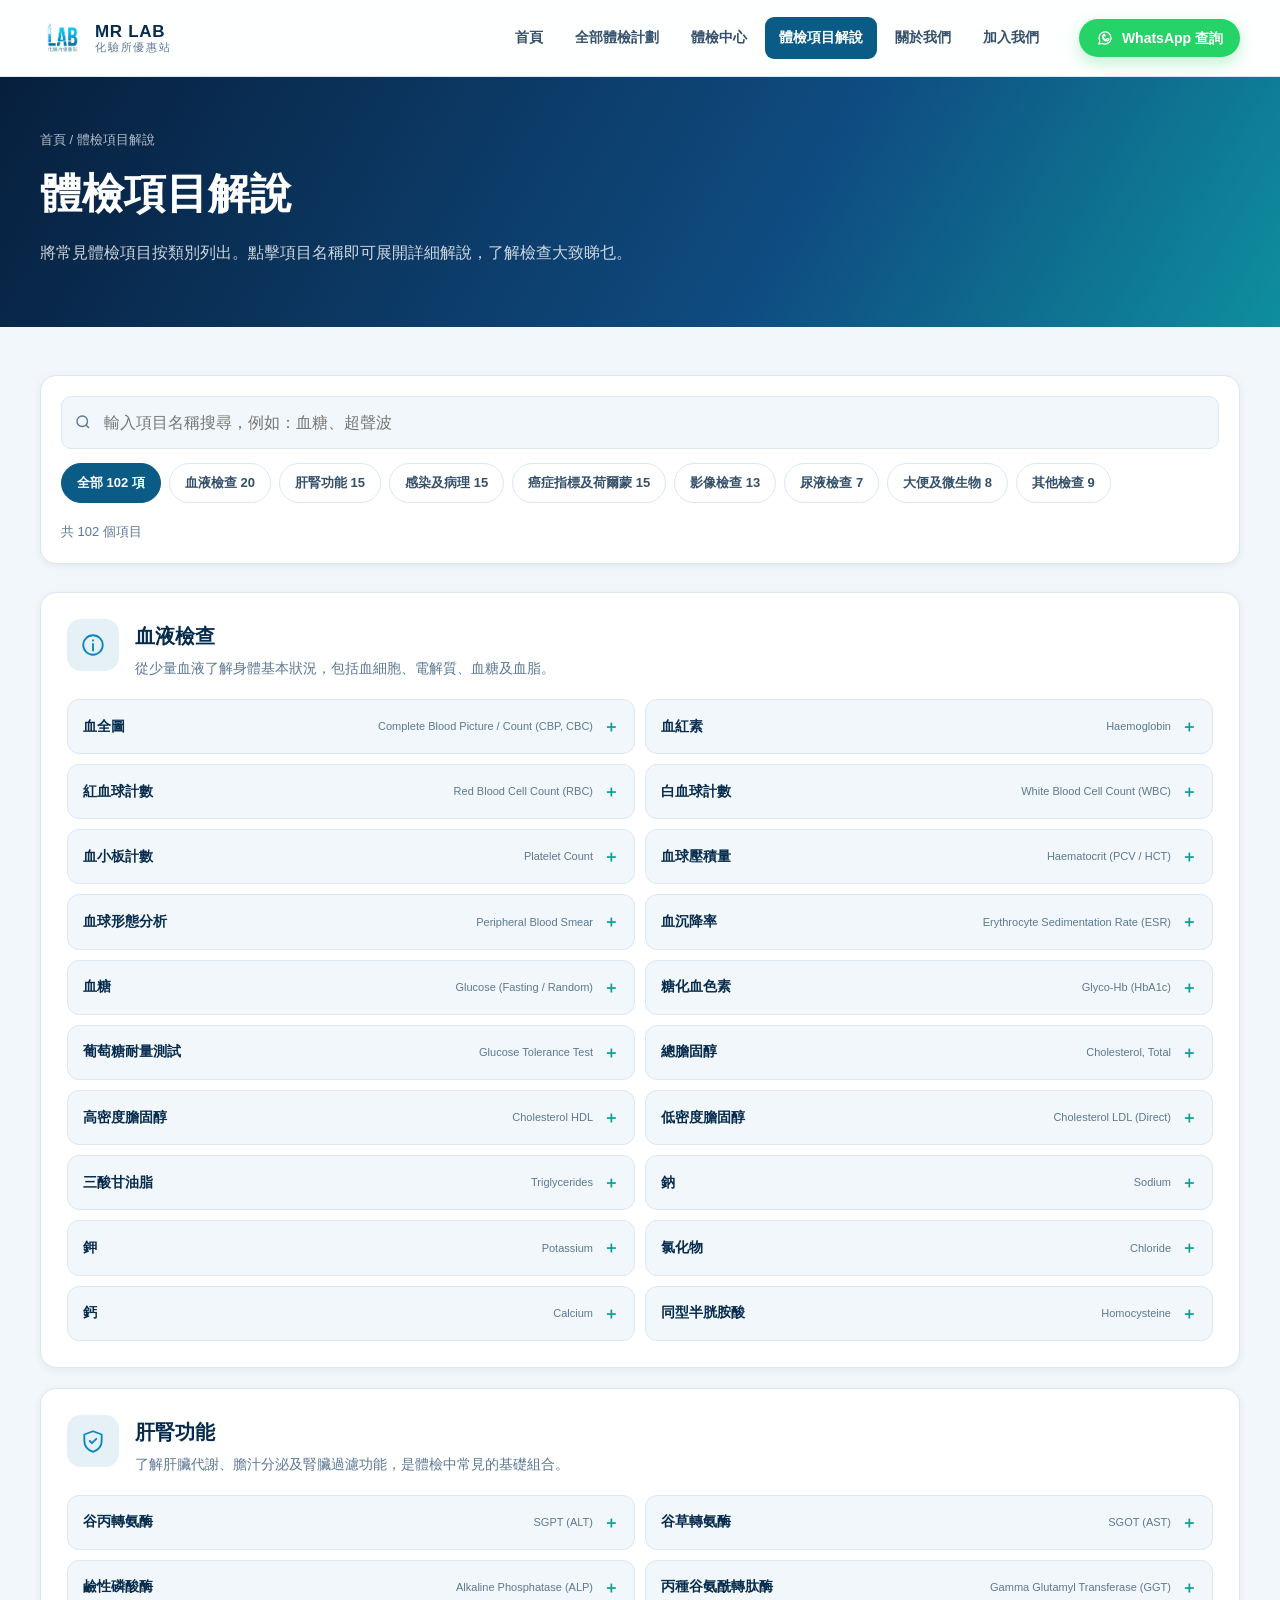
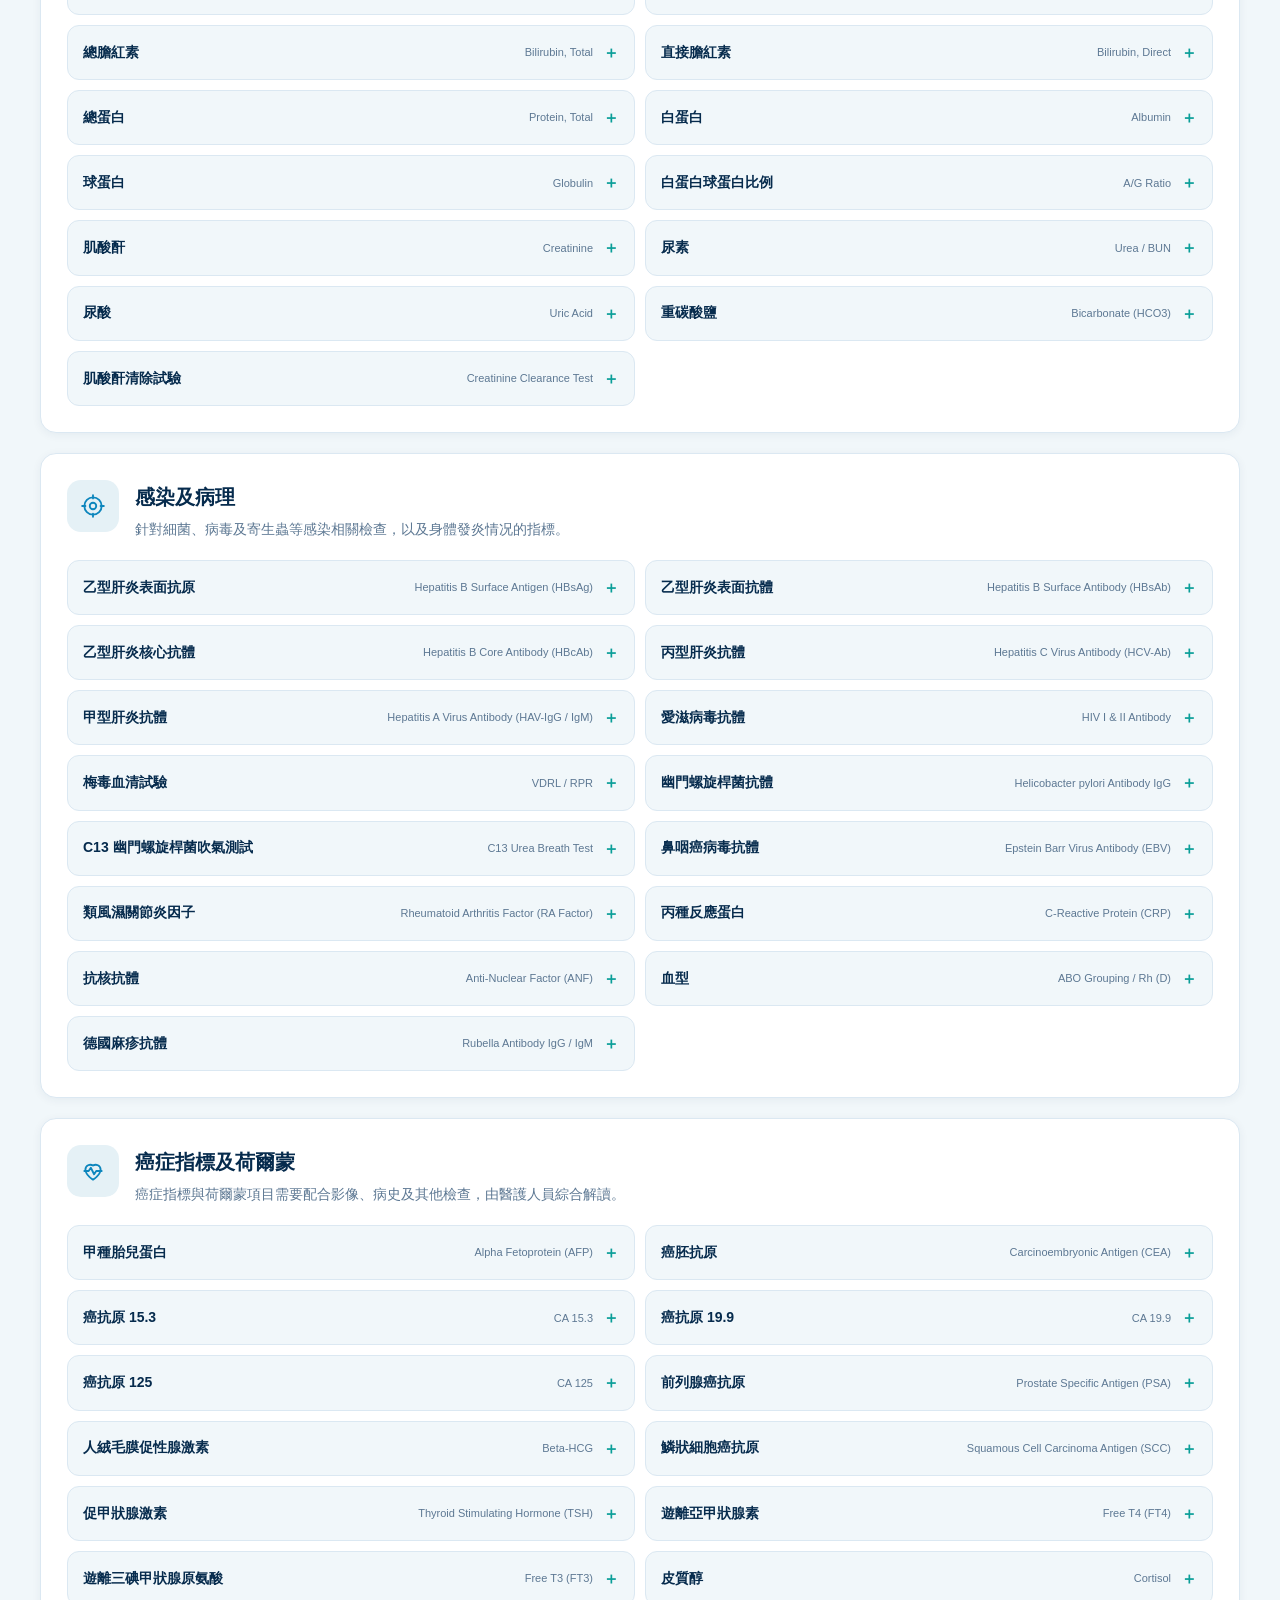
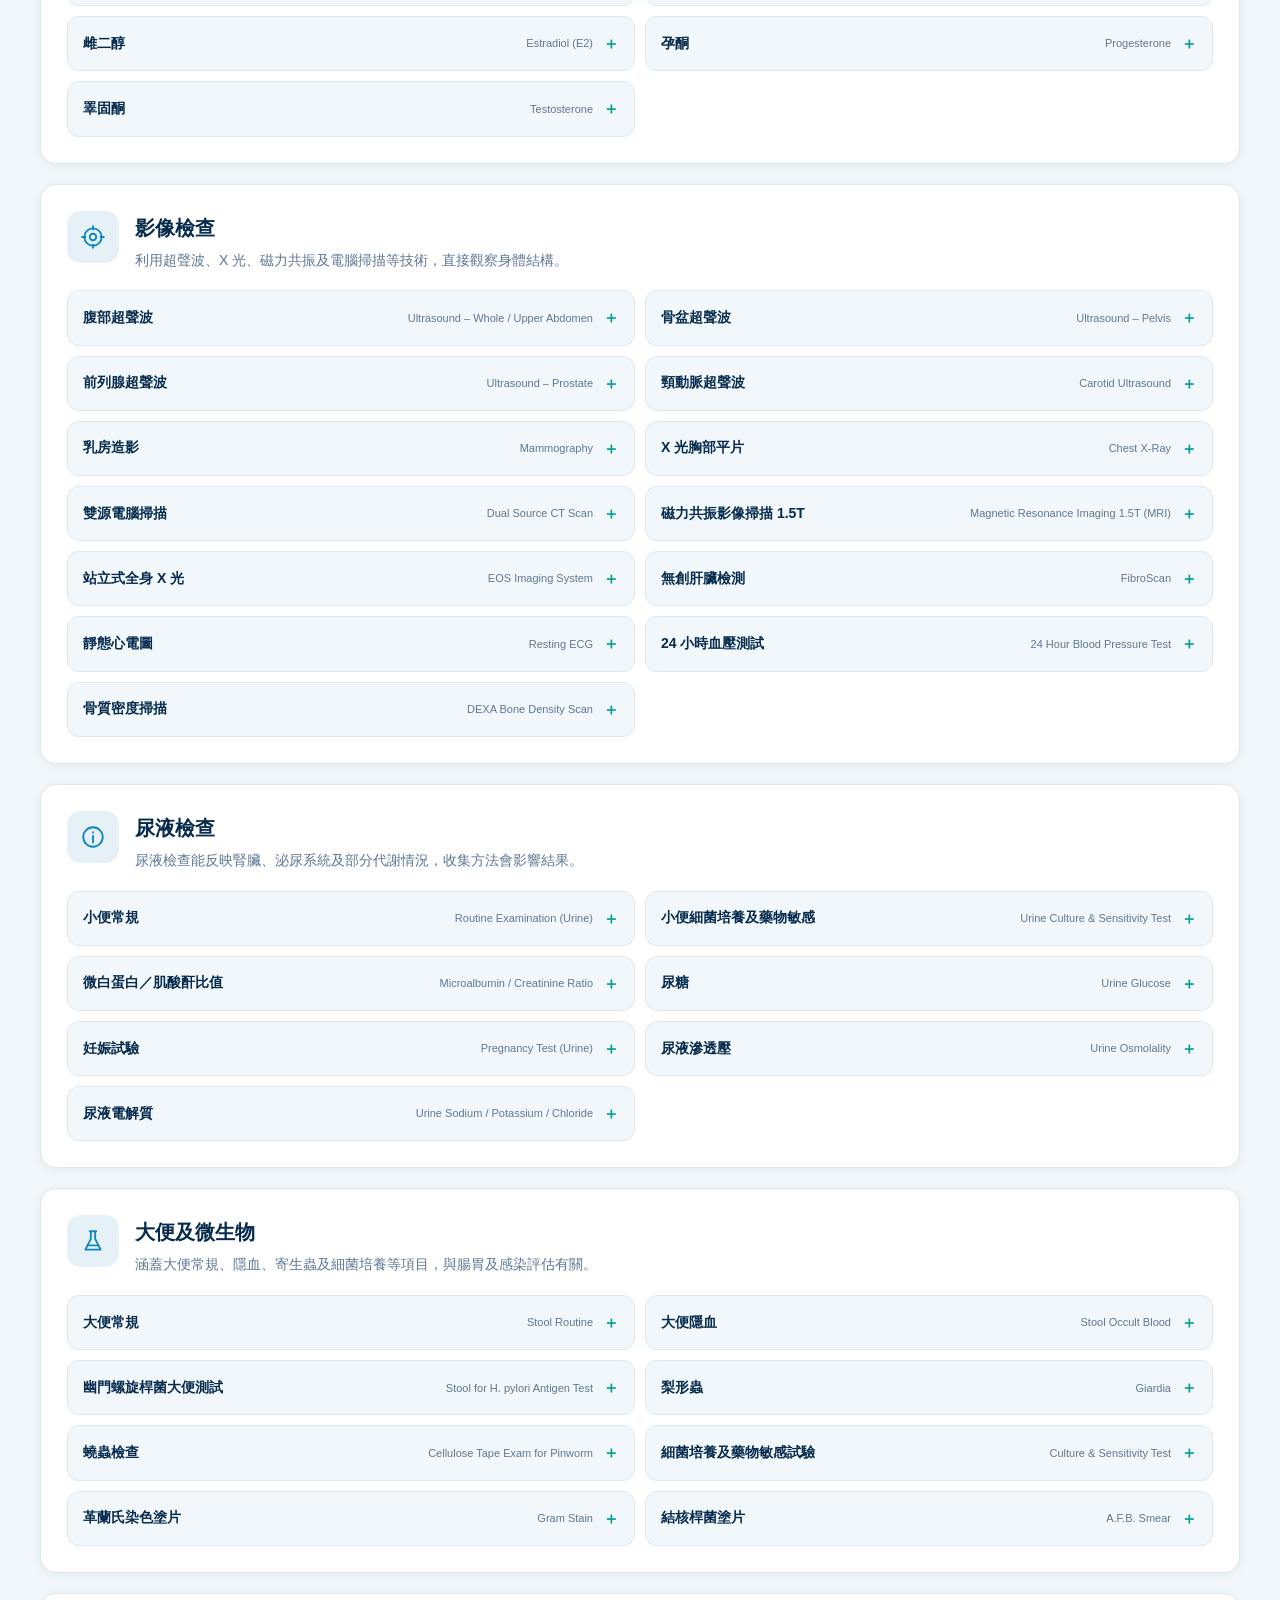
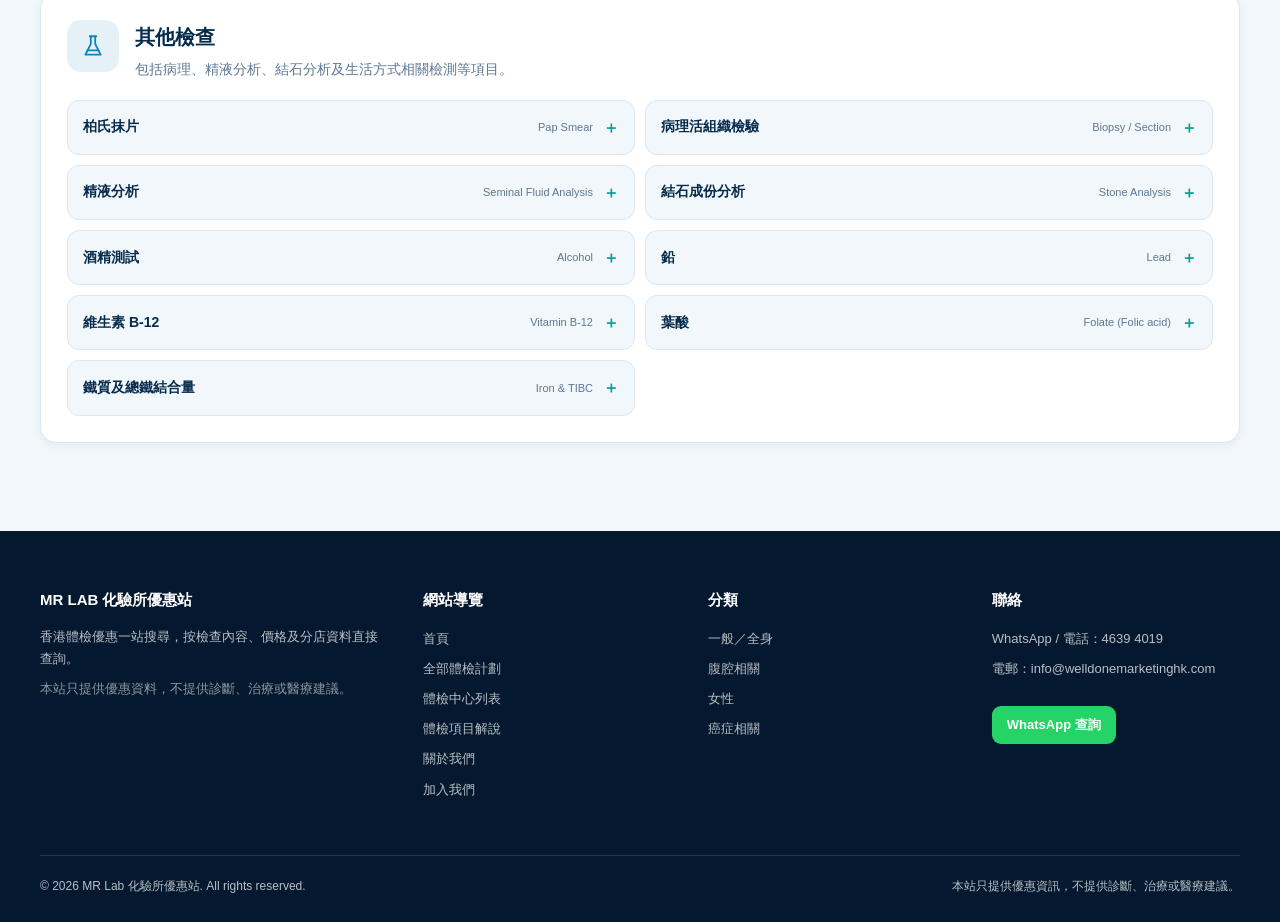
<file: items.html>
<!doctype html>
<html lang="zh-Hant">
<head>
  <meta charset="utf-8">
  <meta name="viewport" content="width=device-width, initial-scale=1">
  <title>體檢項目解說｜MR Lab 化驗所優惠站</title>
  <meta name="description" content="體檢項目按分類列出，點擊即可展開詳細解說，方便了解血液、肝腎、感染、影像等常見檢查。">
  <link rel="icon" type="image/x-icon" href="favicon.ico?v=20261125">
  <link rel="icon" type="image/svg+xml" href="assets/images/favicon.svg?v=20261125">
  <link rel="icon" type="image/png" sizes="128x128" href="assets/images/favicon.png?v=20261125">
  <link rel="apple-touch-icon" href="assets/images/favicon.png?v=20261125">
  <link rel="stylesheet" href="assets/css/style.css?v=20261127a">
</head>
<body data-page="items">
  <header class="site-header" id="site-header"></header>

  <main>
    <div class="page-head">
      <div class="container">
        <div class="breadcrumb"><a href="index.html">首頁</a> / 體檢項目解說</div>
        <h1>體檢項目解說</h1>
        <p>將常見體檢項目按類別列出。點擊項目名稱即可展開詳細解說，了解檢查大致睇乜。</p>
      </div>
    </div>

    <section class="section section--tight">
      <div class="container">
        <div class="filter-bar">
          <div class="filter-row">
            <div class="search-box">
              <svg viewBox="0 0 24 24" fill="none" stroke="currentColor" stroke-width="1.8" aria-hidden="true"><circle cx="11" cy="11" r="7"/><path d="M20 20l-4-4"/></svg>
              <input id="itemSearch" type="search" placeholder="輸入項目名稱搜尋，例如：血糖、超聲波" aria-label="搜尋體檢項目">
            </div>
          </div>
          <div class="chips" id="item-chips" style="margin-top:14px"></div>
          <p class="result-count" id="item-count"></p>
        </div>

        <div id="items-root"></div>
      </div>
    </section>
  </main>

  <footer class="site-footer" id="site-footer"></footer>
  <script src="data/items.js?v=20261125d"></script>
  <script src="assets/js/app.js?v=20261125c"></script>
</body>
</html>
</file>
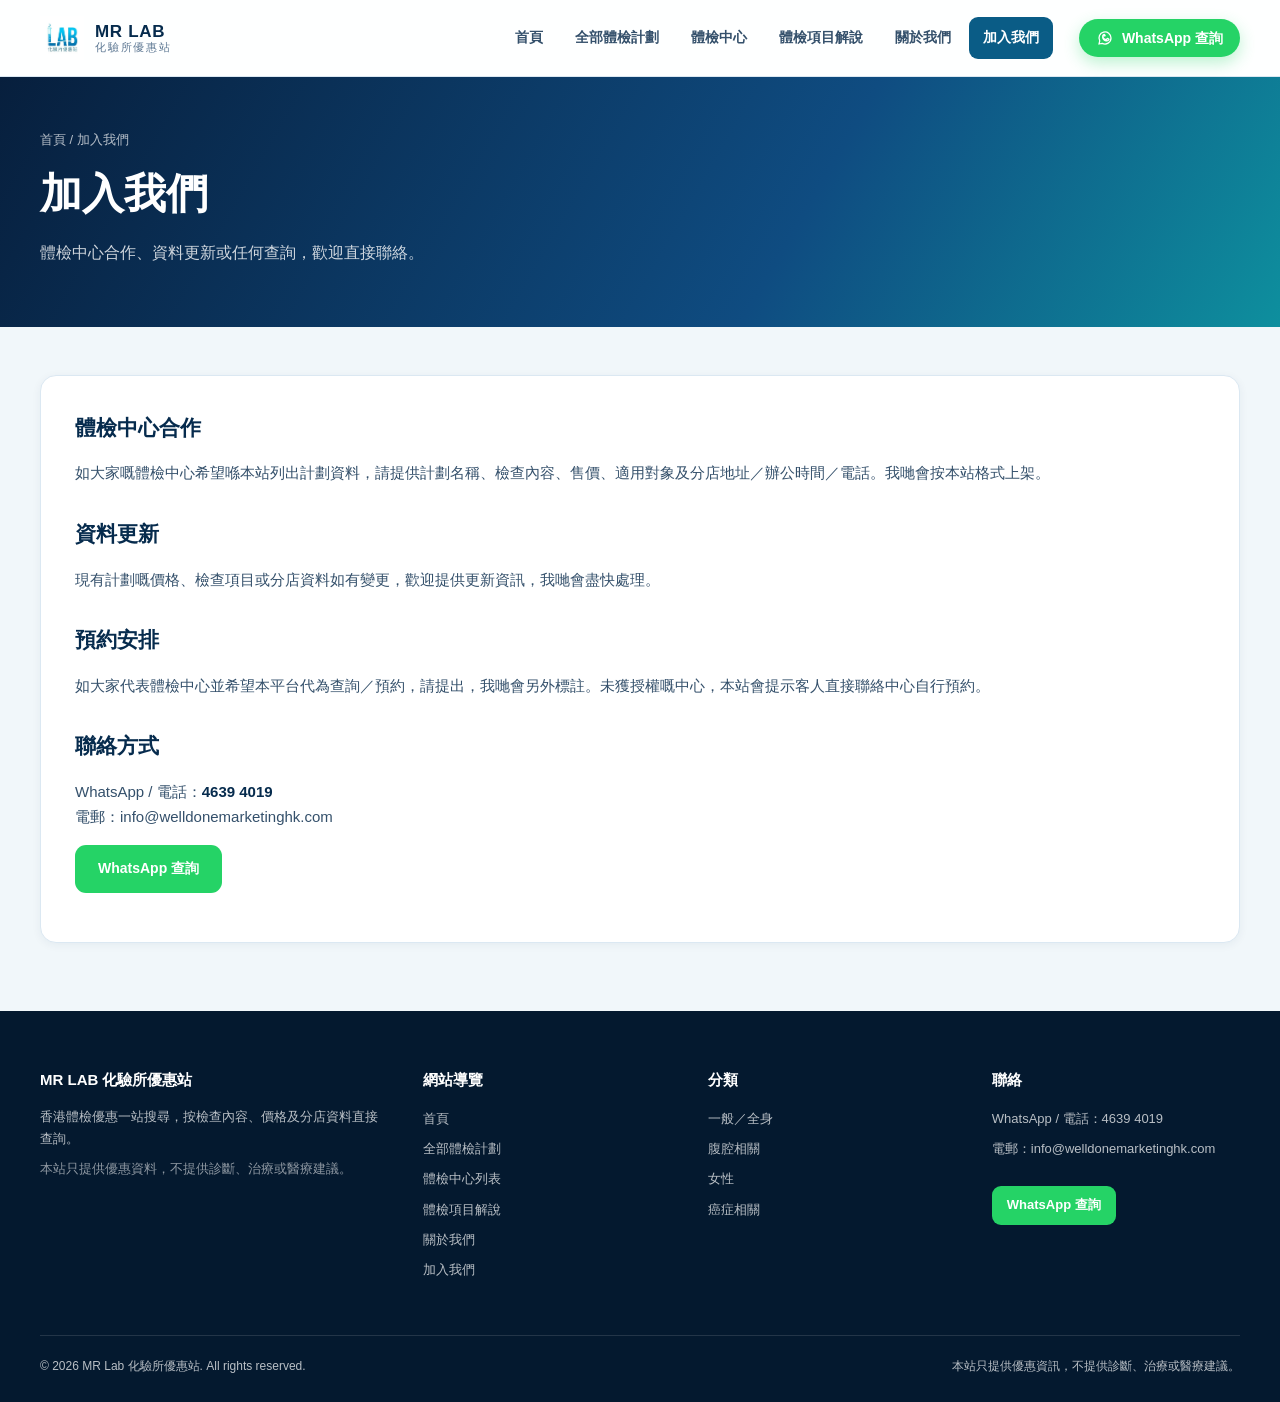
<file: partner.html>
<!doctype html>
<html lang="zh-Hant">
<head>
  <meta charset="utf-8">
  <meta name="viewport" content="width=device-width, initial-scale=1">
  <title>加入我們｜MR Lab 化驗所優惠站</title>
  <meta name="description" content="體檢中心合作、資料更新及查詢，歡迎直接聯絡。">
  <link rel="icon" type="image/x-icon" href="favicon.ico?v=20261125">
  <link rel="icon" type="image/svg+xml" href="assets/images/favicon.svg?v=20261125">
  <link rel="icon" type="image/png" sizes="128x128" href="assets/images/favicon.png?v=20261125">
  <link rel="apple-touch-icon" href="assets/images/favicon.png?v=20261125">
  <link rel="stylesheet" href="assets/css/style.css?v=20261127a">
</head>
<body data-page="partner">
  <header class="site-header" id="site-header"></header>

  <main>
    <div class="page-head">
      <div class="container">
        <div class="breadcrumb"><a href="index.html">首頁</a> / 加入我們</div>
        <h1>加入我們</h1>
        <p>體檢中心合作、資料更新或任何查詢，歡迎直接聯絡。</p>
      </div>
    </div>
    <section class="section section--tight">
      <div class="container">
        <div class="prose">
          <h2>體檢中心合作</h2>
          <p>如大家嘅體檢中心希望喺本站列出計劃資料，請提供計劃名稱、檢查內容、售價、適用對象及分店地址／辦公時間／電話。我哋會按本站格式上架。</p>

          <h2>資料更新</h2>
          <p>現有計劃嘅價格、檢查項目或分店資料如有變更，歡迎提供更新資訊，我哋會盡快處理。</p>

          <h2>預約安排</h2>
          <p>如大家代表體檢中心並希望本平台代為查詢／預約，請提出，我哋會另外標註。未獲授權嘅中心，本站會提示客人直接聯絡中心自行預約。</p>

          <h2>聯絡方式</h2>
          <p>WhatsApp / 電話：<strong>4639 4019</strong><br>電郵：info@welldonemarketinghk.com</p>
          <p>
            <a class="btn btn--whatsapp" href="https://wa.me/85246151993?text=" target="_blank" rel="noopener">WhatsApp 查詢</a>
          </p>
        </div>
      </div>
    </section>
  </main>

  <footer class="site-footer" id="site-footer"></footer>
  <script src="data/featured.js?v=20261125d"></script>
  <script src="data/plans.js?v=20261125d"></script>
  <script src="assets/js/app.js?v=20261125c"></script>
</body>
</html>
</file>
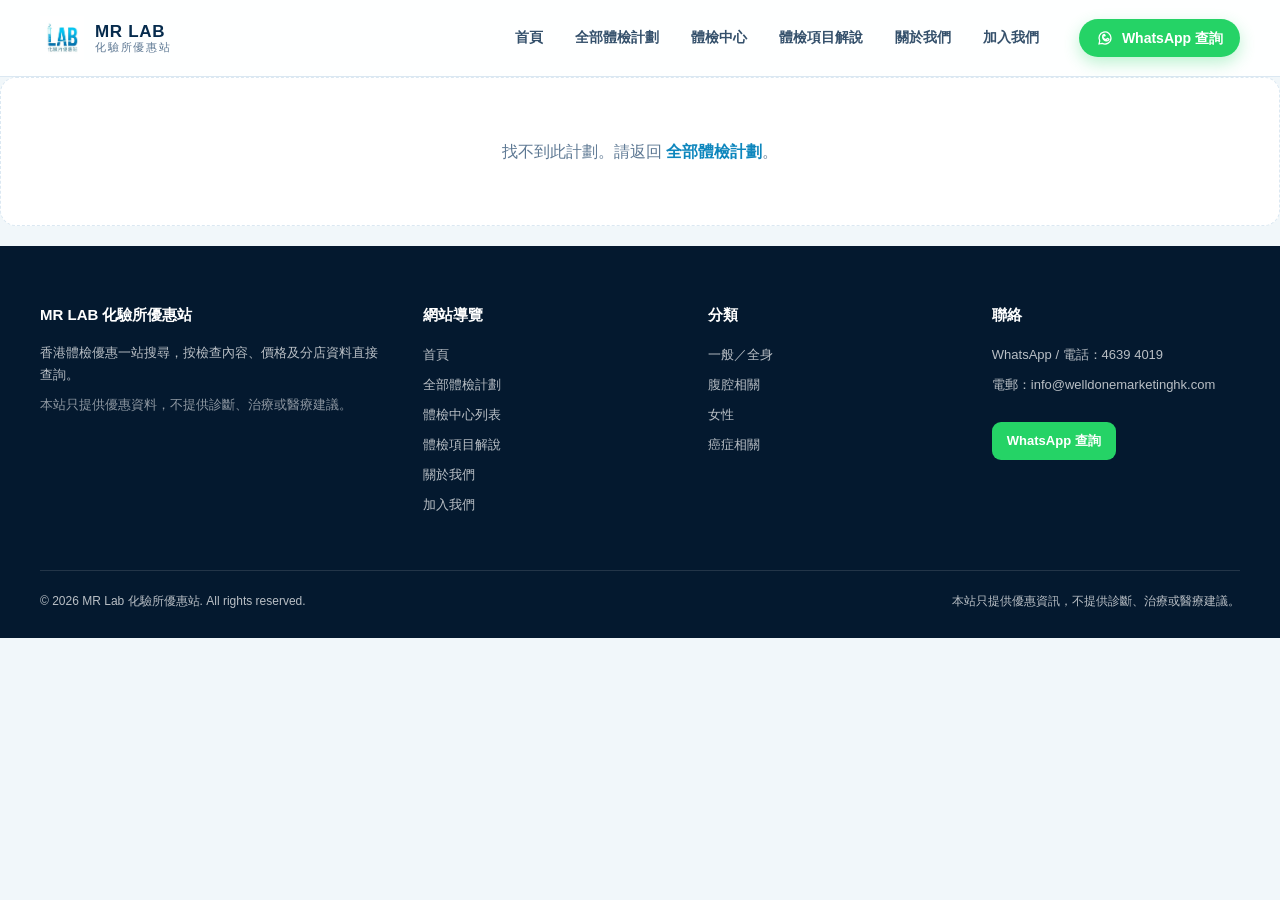
<file: plan-detail.html>
<!doctype html>
<html lang="zh-Hant">
<head>
  <meta charset="utf-8">
  <meta name="viewport" content="width=device-width, initial-scale=1">
  <title>體檢計劃詳情｜MR Lab 化驗所優惠站</title>
  <meta name="description" content="體檢計劃資料：檢查內容、適用對象、分店及 WhatsApp 查詢。">
  <link rel="icon" type="image/x-icon" href="favicon.ico?v=20261125">
  <link rel="icon" type="image/svg+xml" href="assets/images/favicon.svg?v=20261125">
  <link rel="icon" type="image/png" sizes="128x128" href="assets/images/favicon.png?v=20261125">
  <link rel="apple-touch-icon" href="assets/images/favicon.png?v=20261125">
  <link rel="stylesheet" href="assets/css/style.css?v=20261127a">
</head>
<body data-page="detail">
  <header class="site-header" id="site-header"></header>
  <main><div id="detail-root"></div></main>
  <footer class="site-footer" id="site-footer"></footer>
  <script src="data/featured.js?v=20261125d"></script>
  <script src="data/plans.js?v=20261125d"></script>
  <script src="assets/js/app.js?v=20261125c"></script>
</body>
</html>
</file>
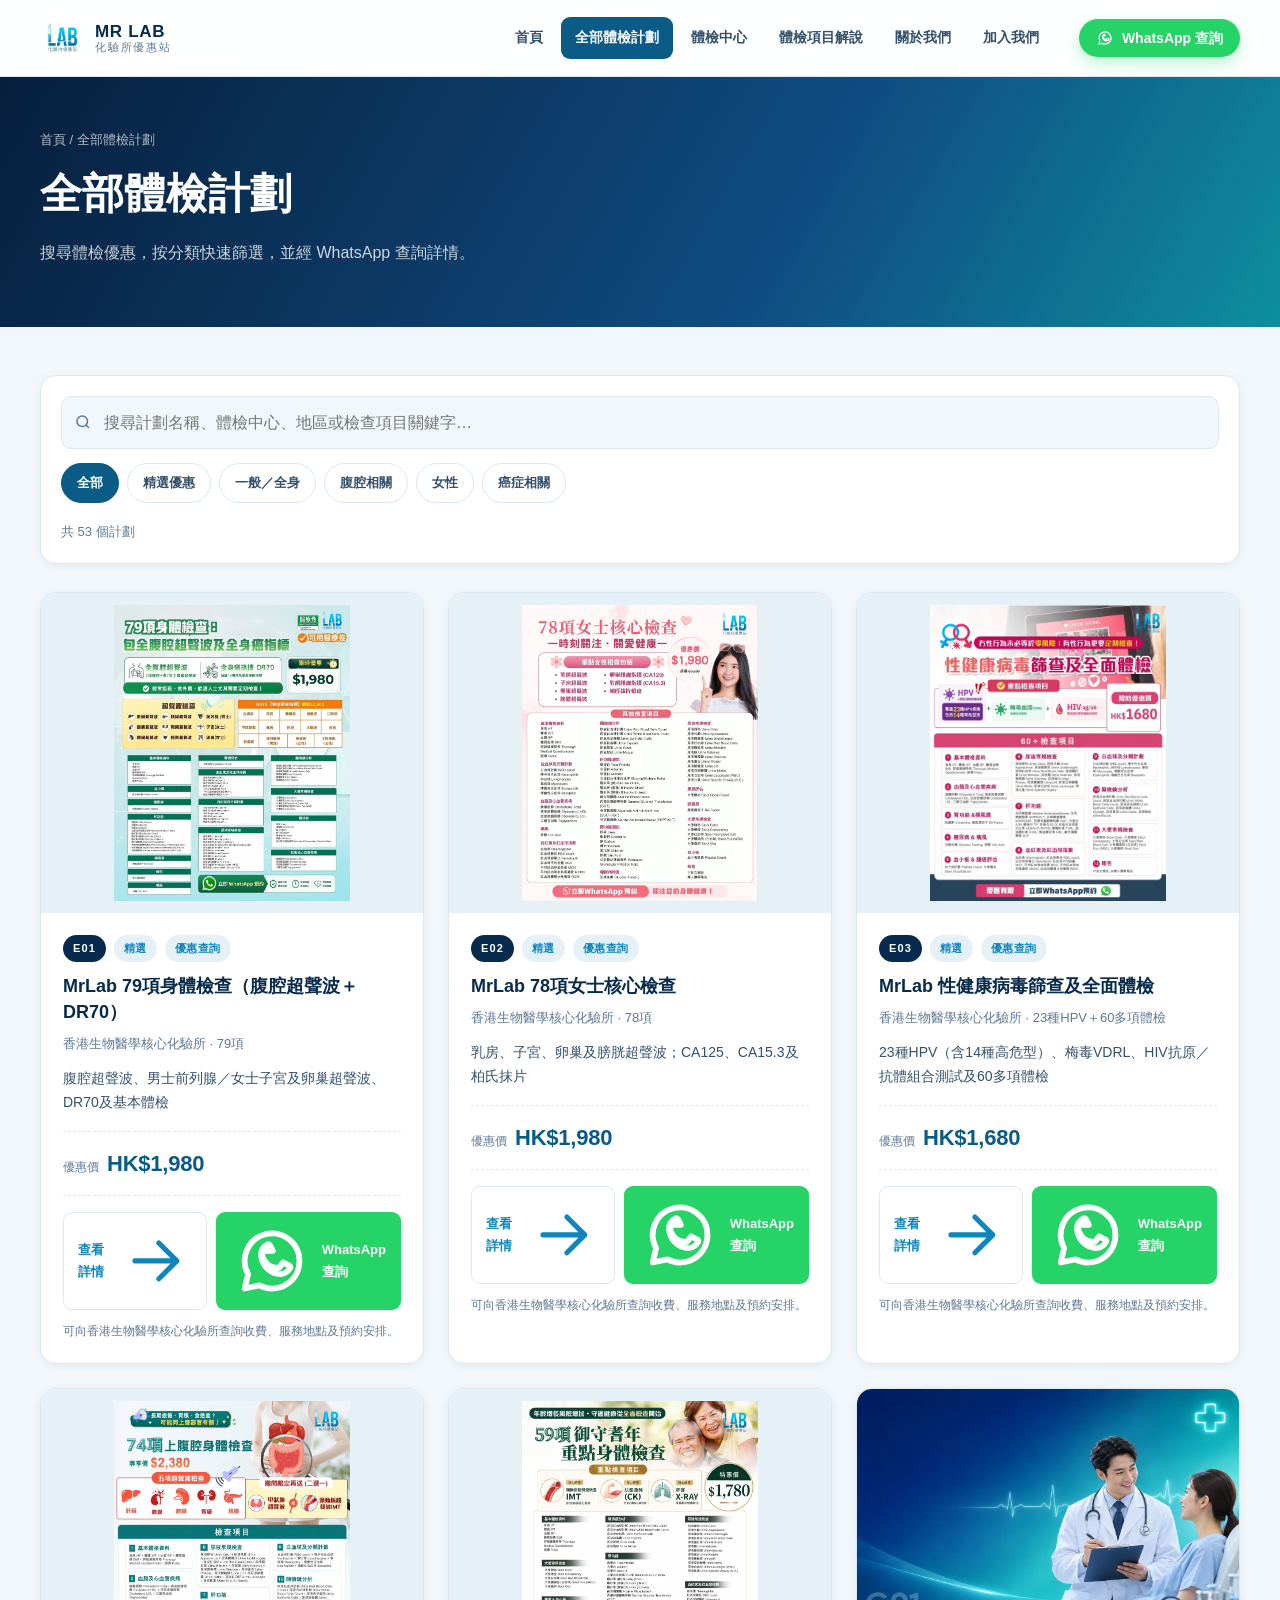
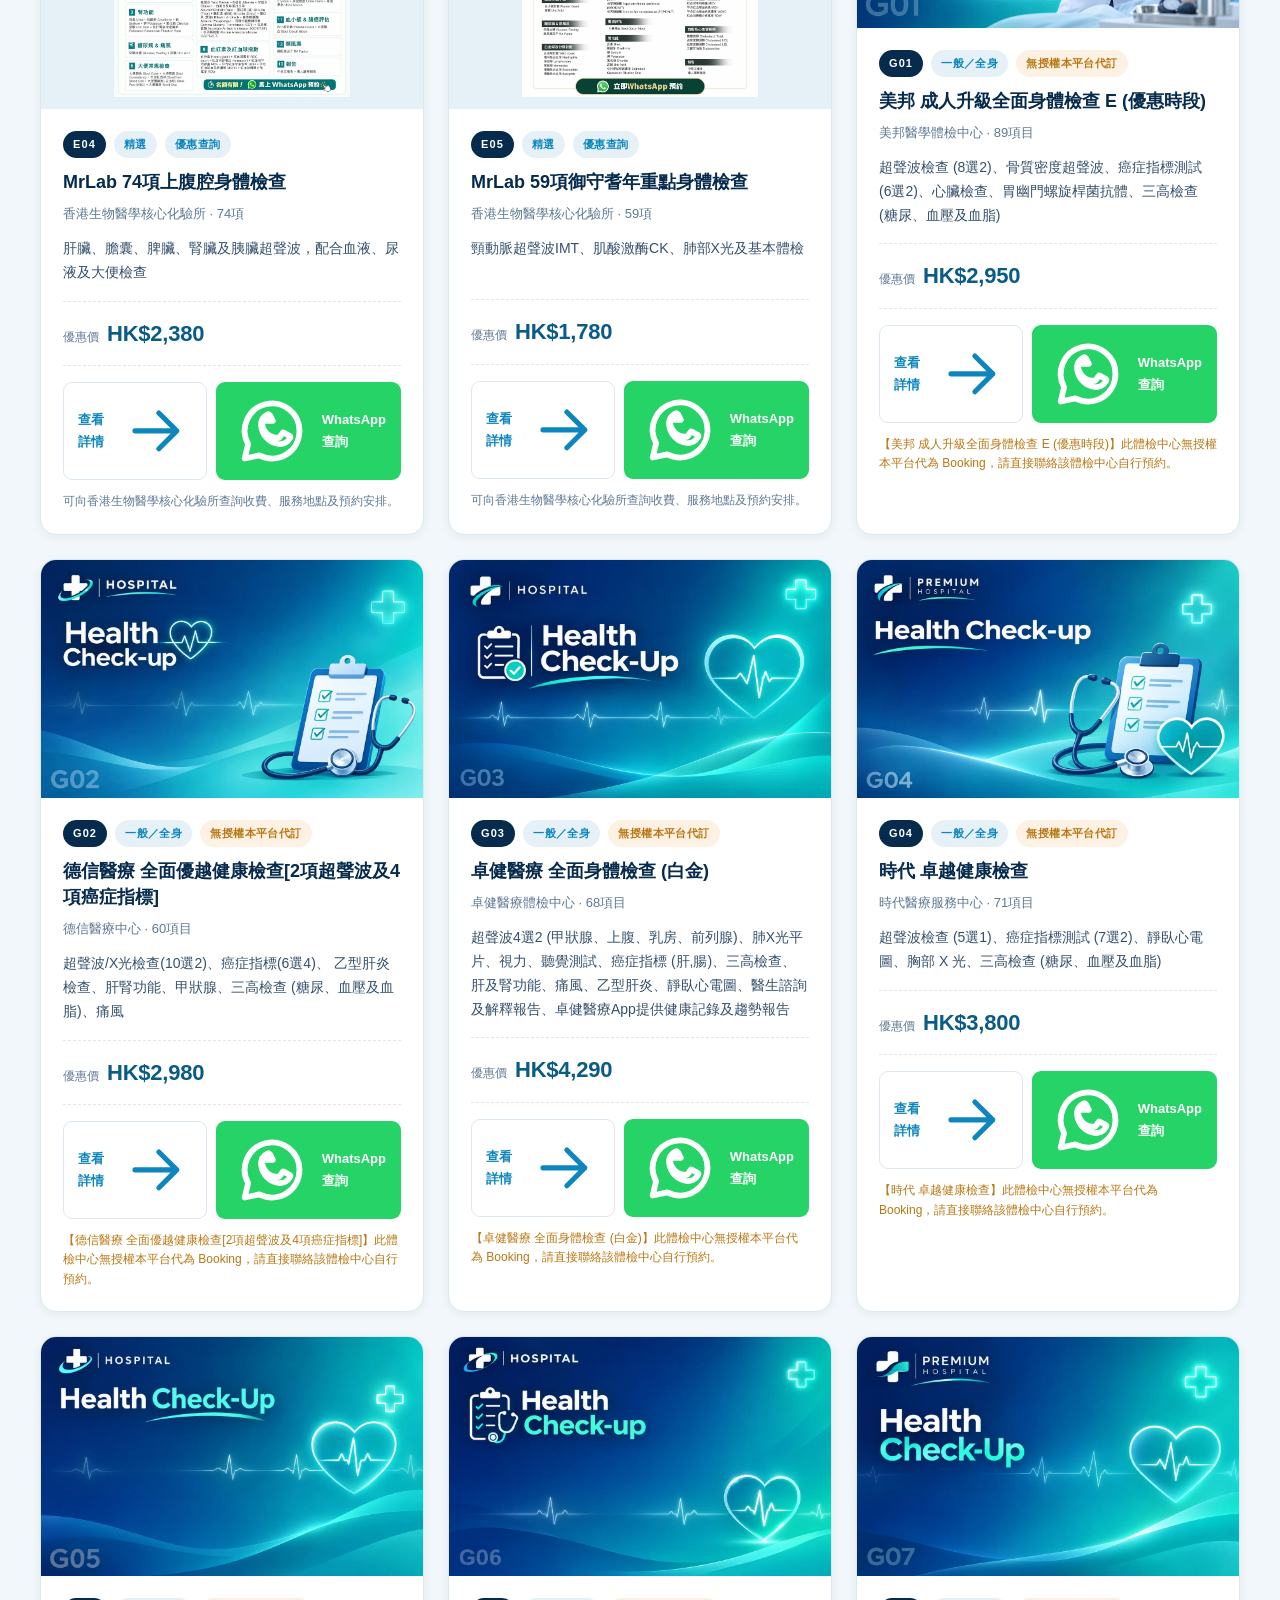
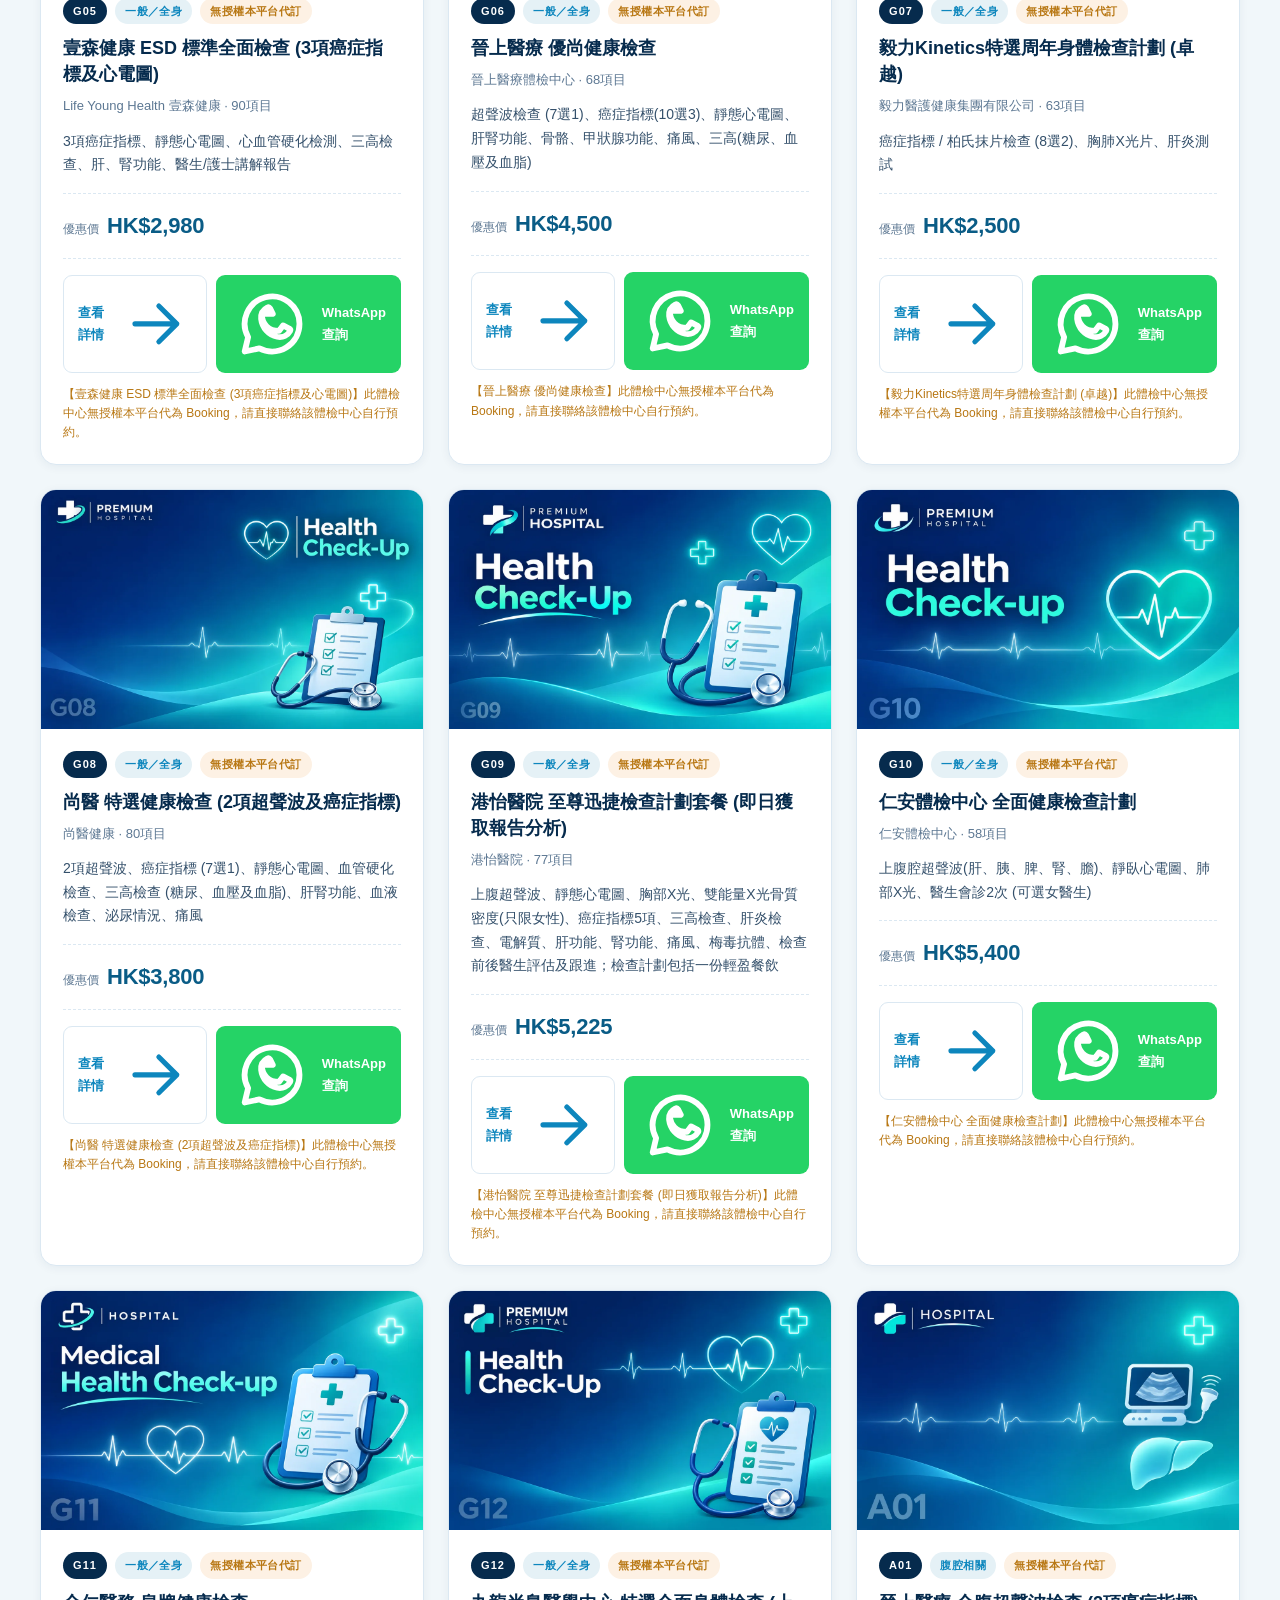
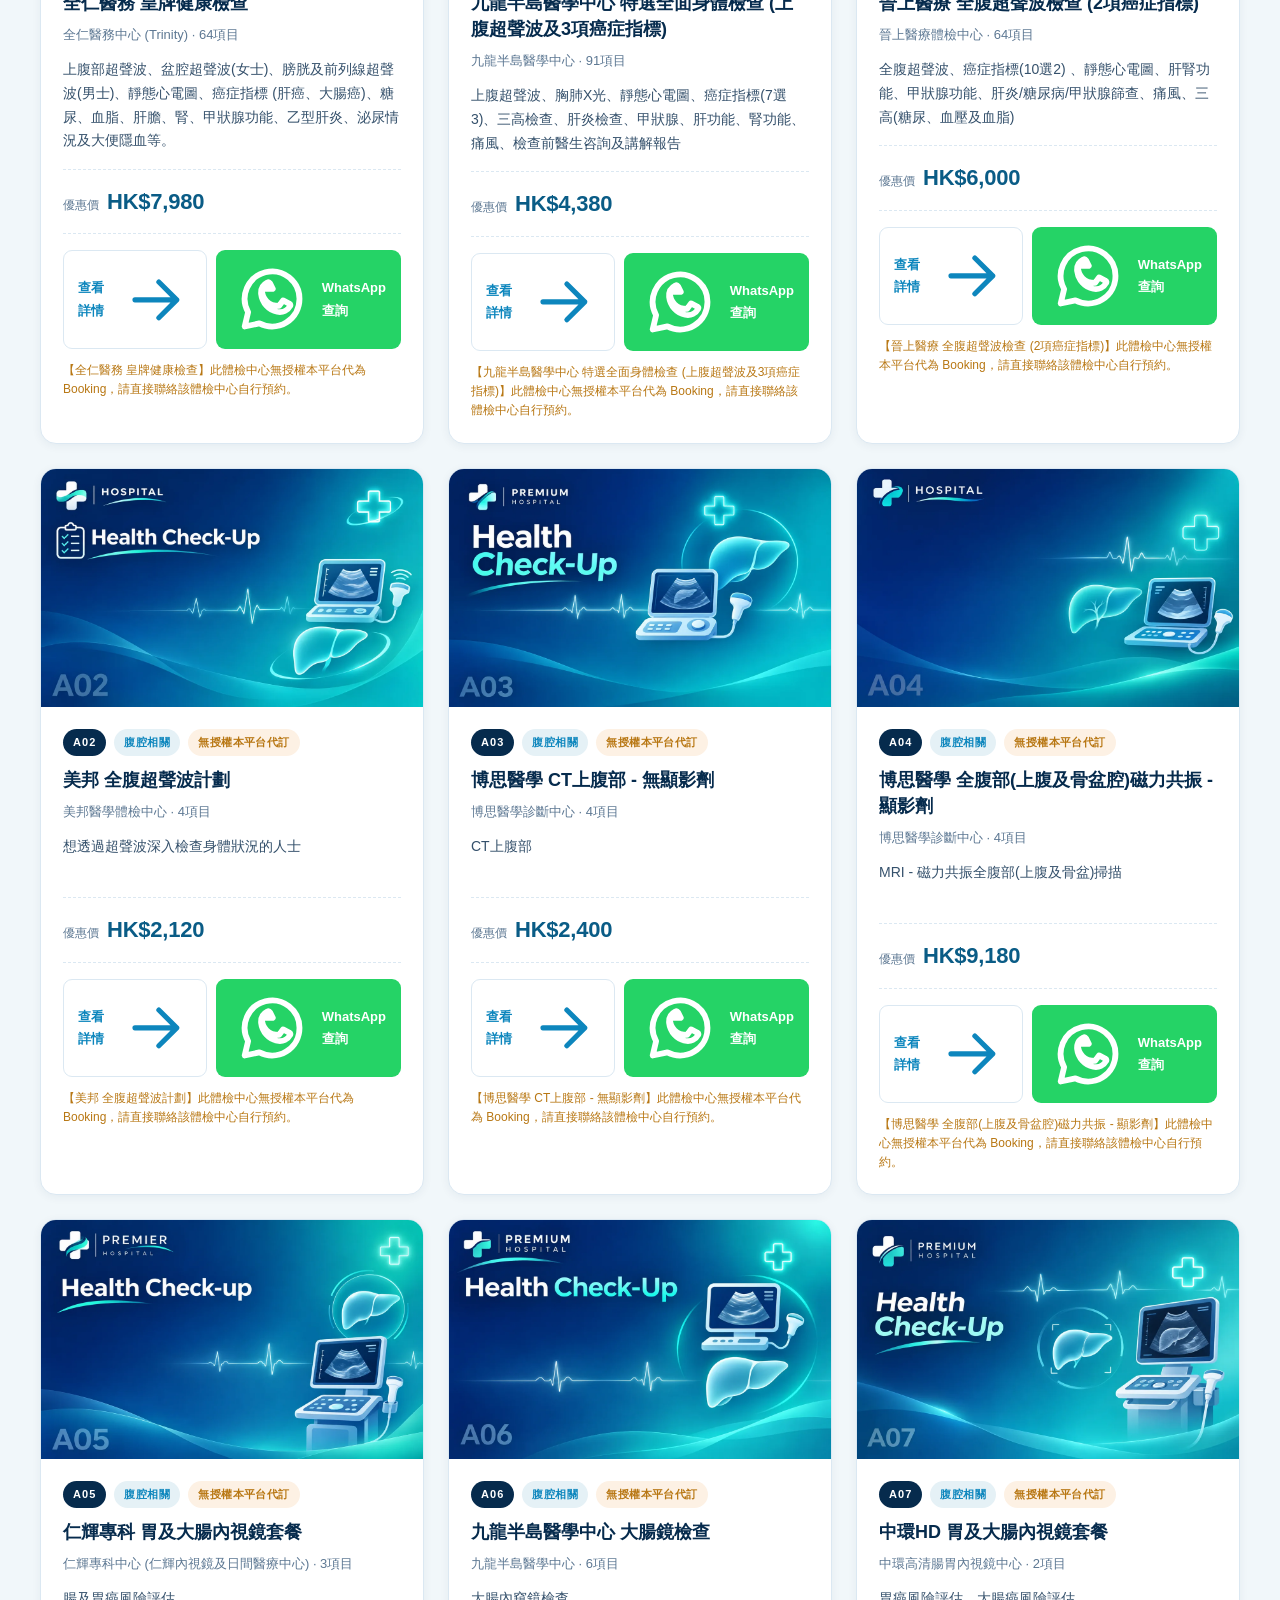
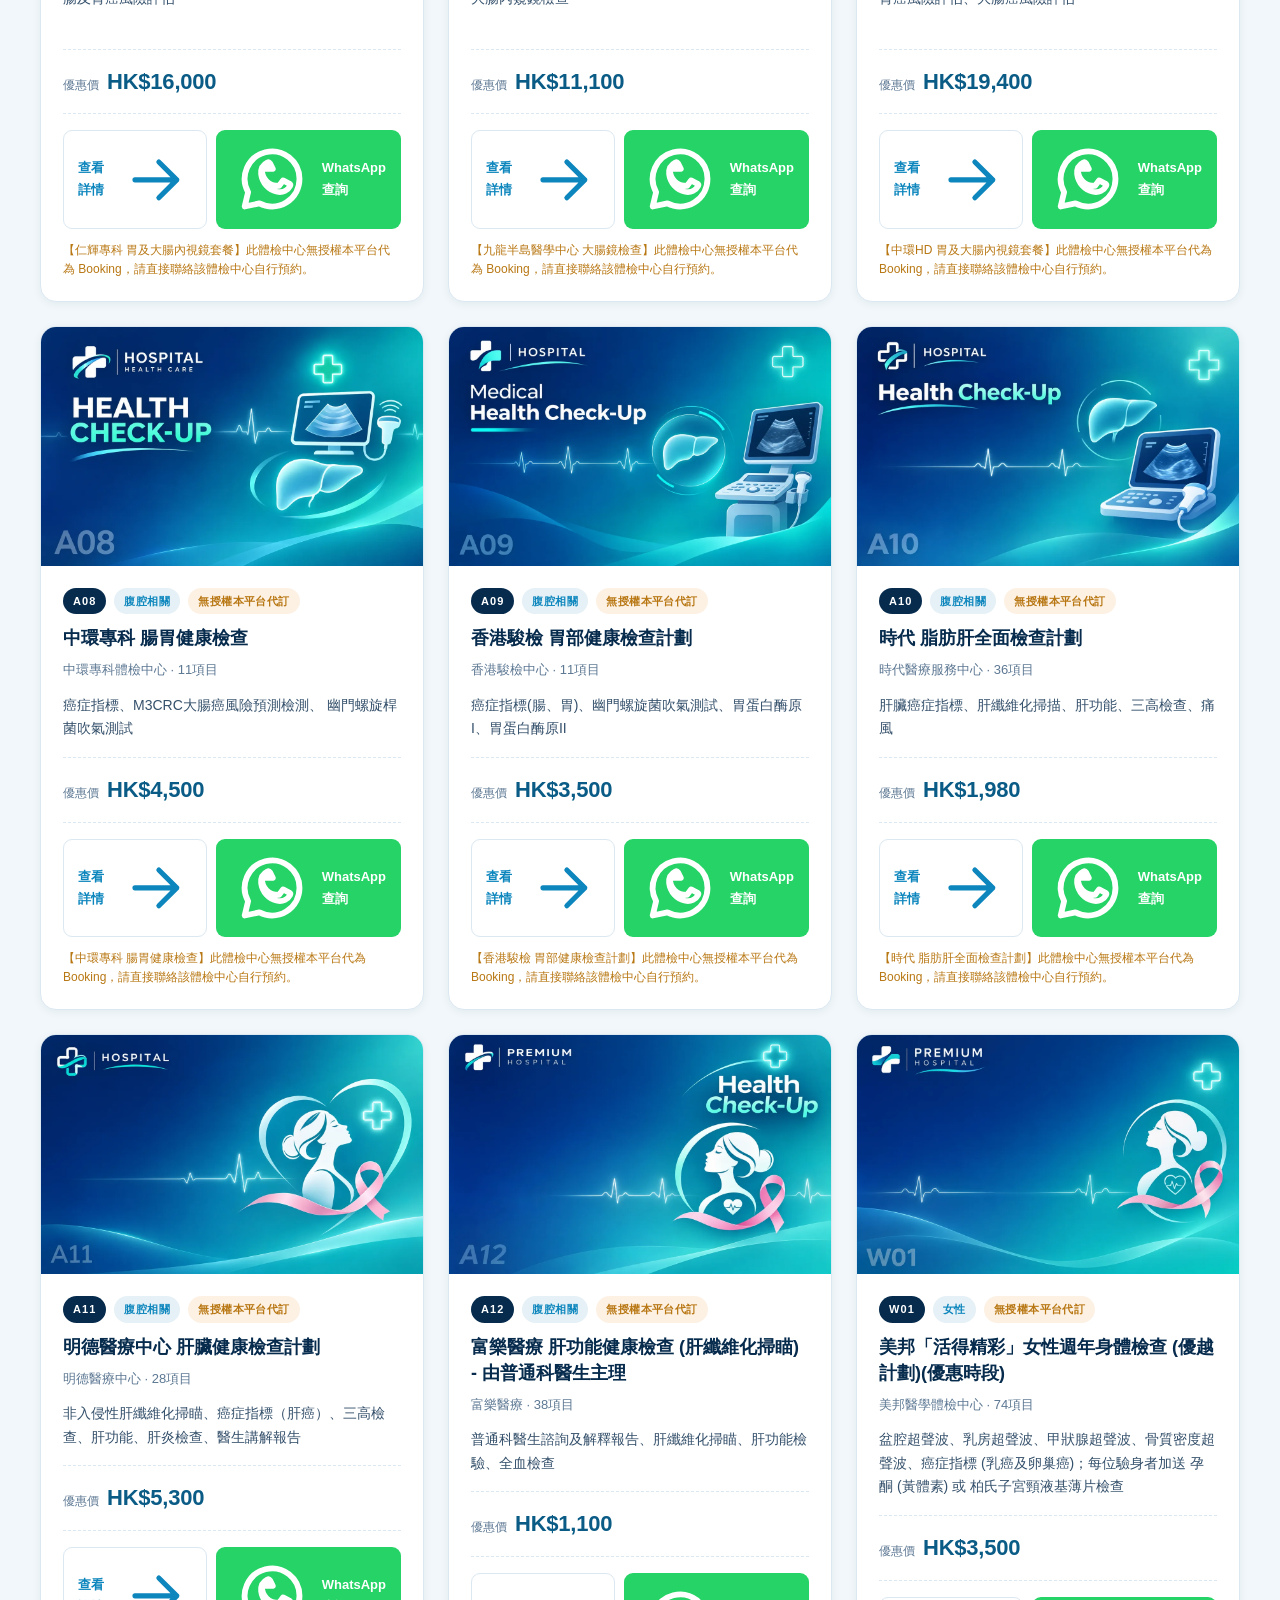
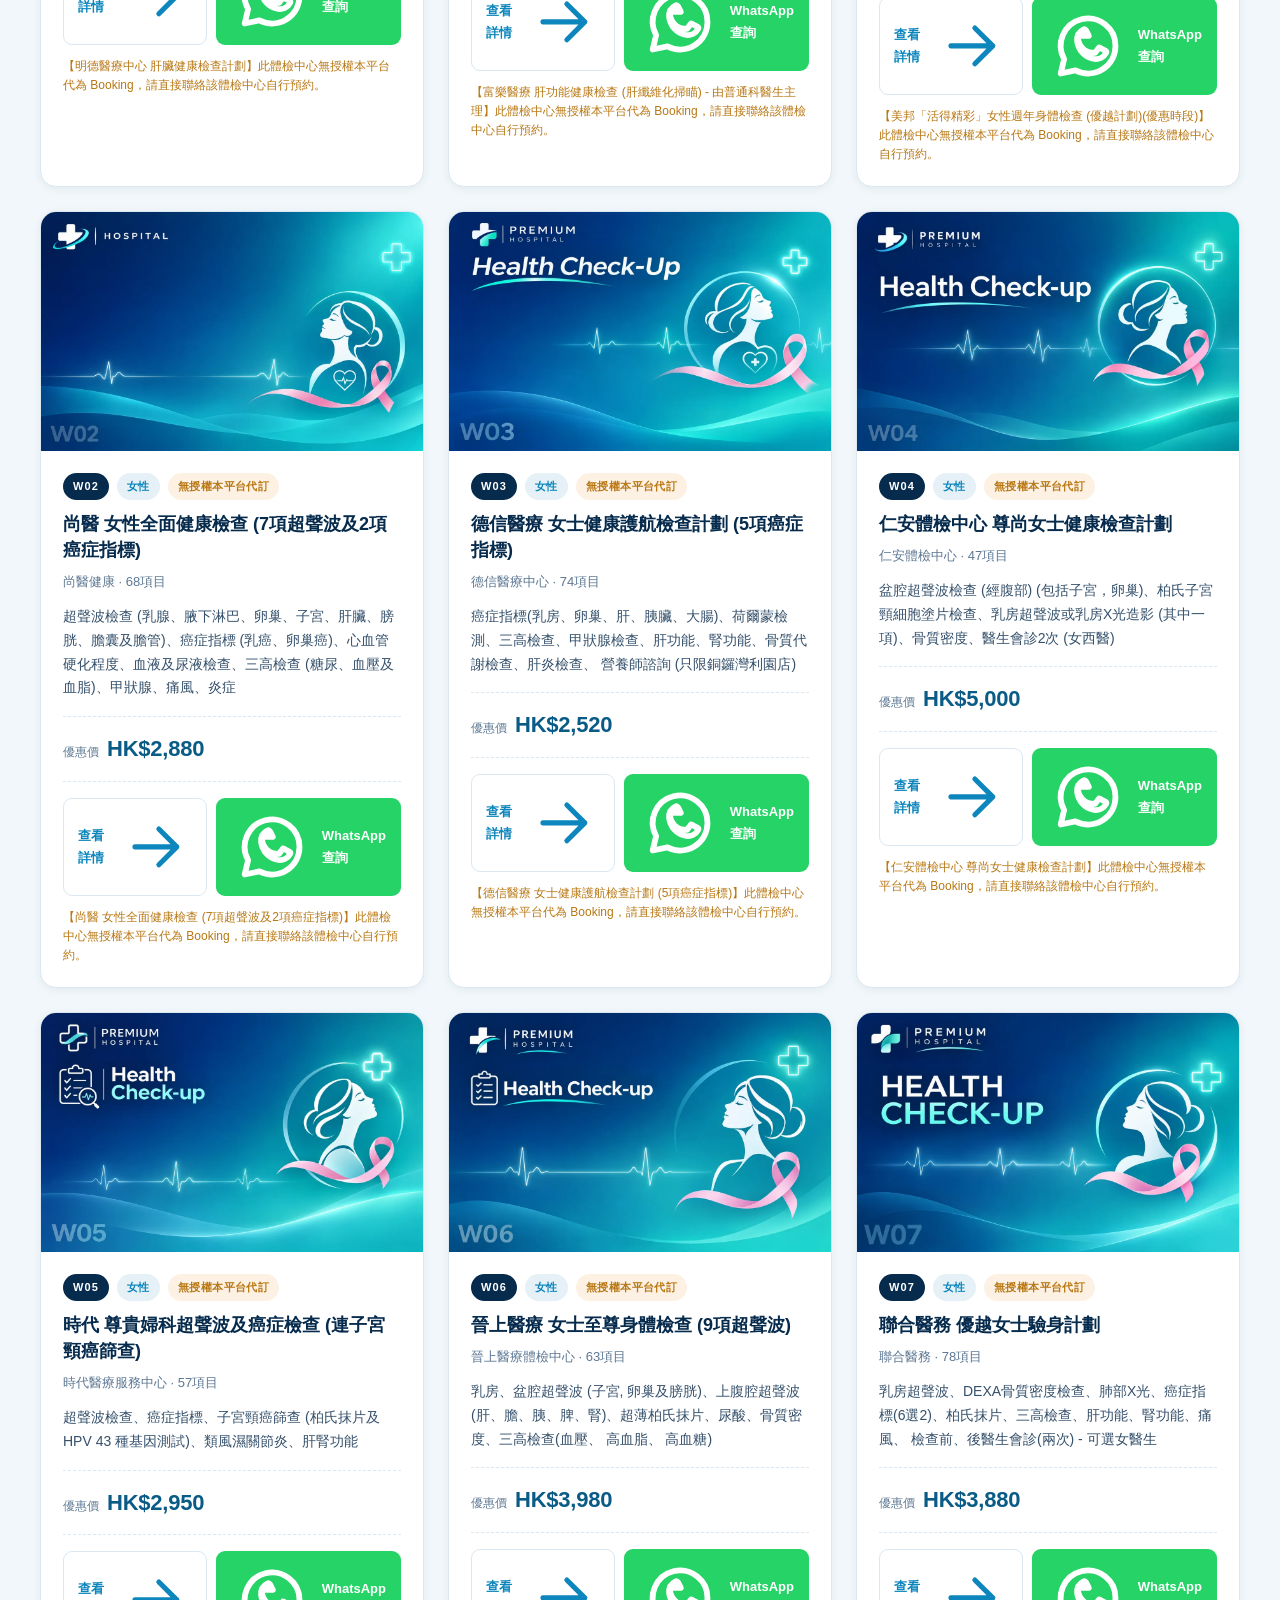
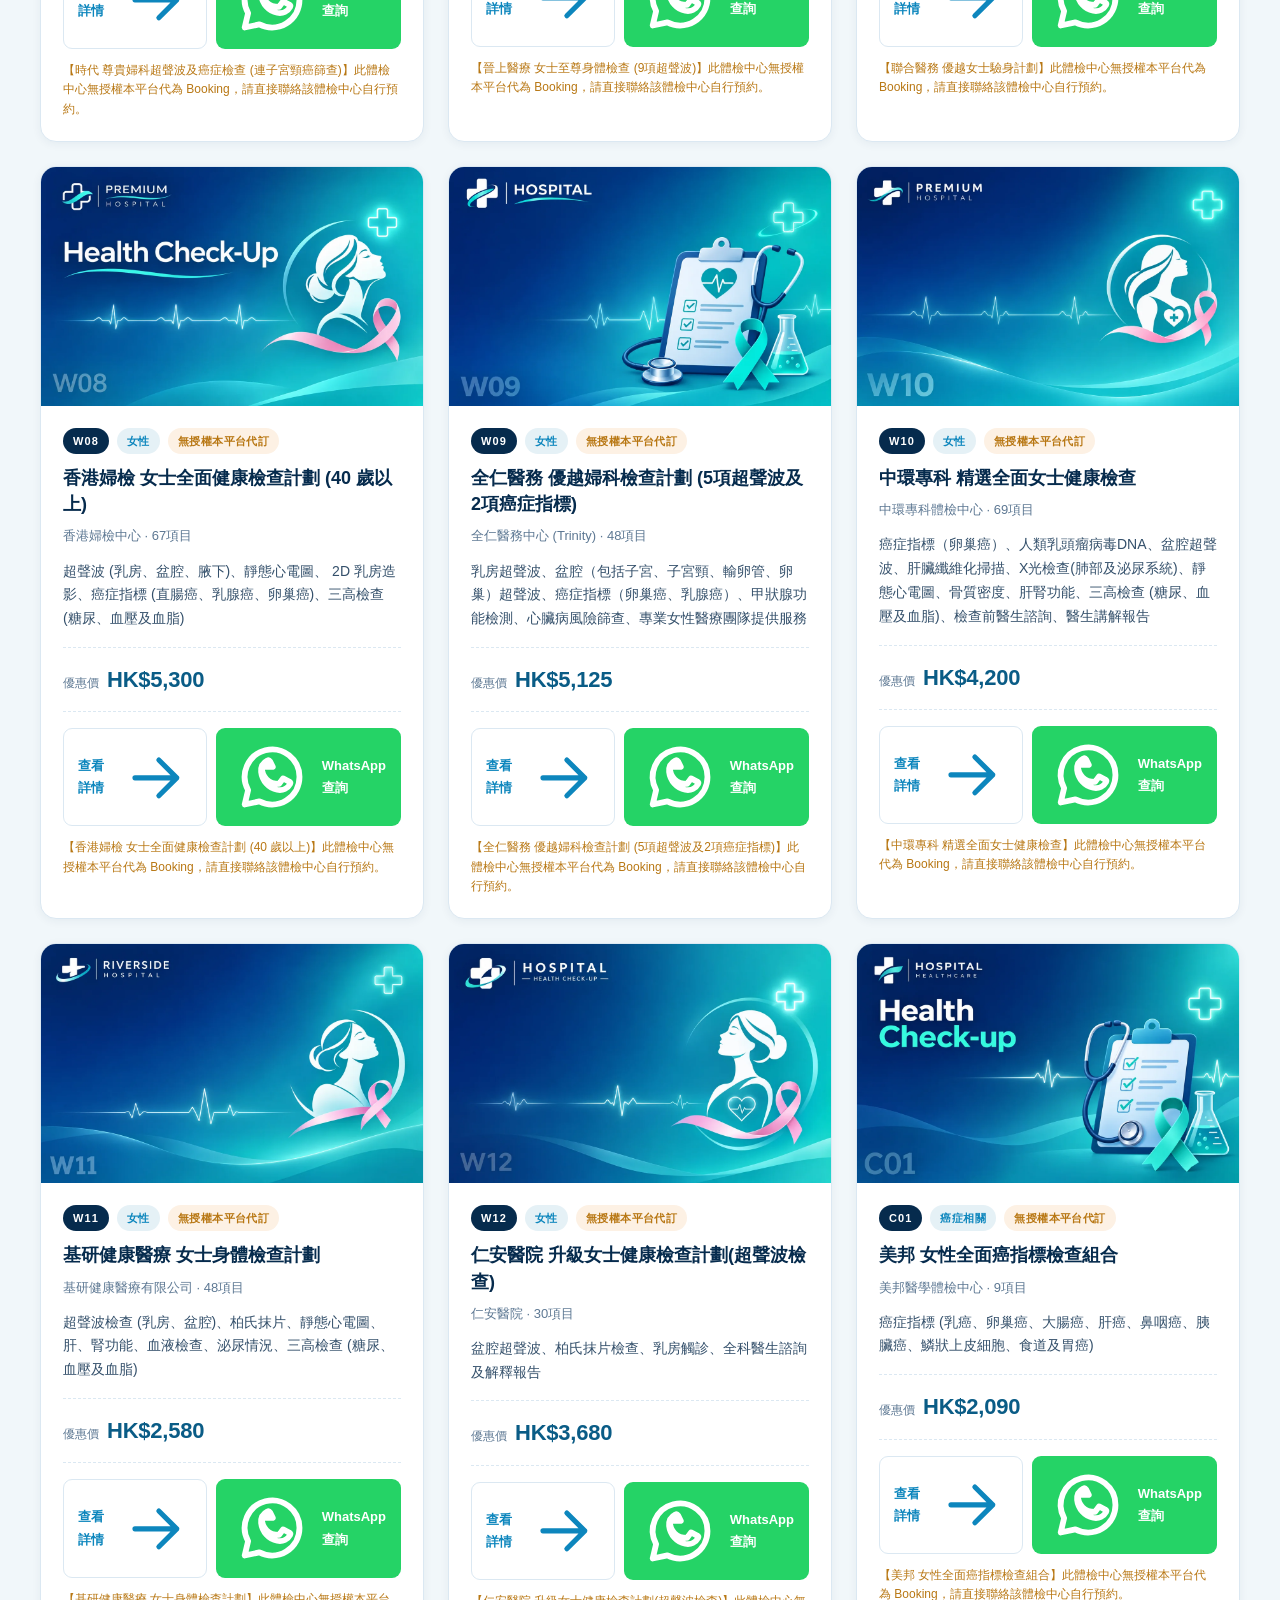
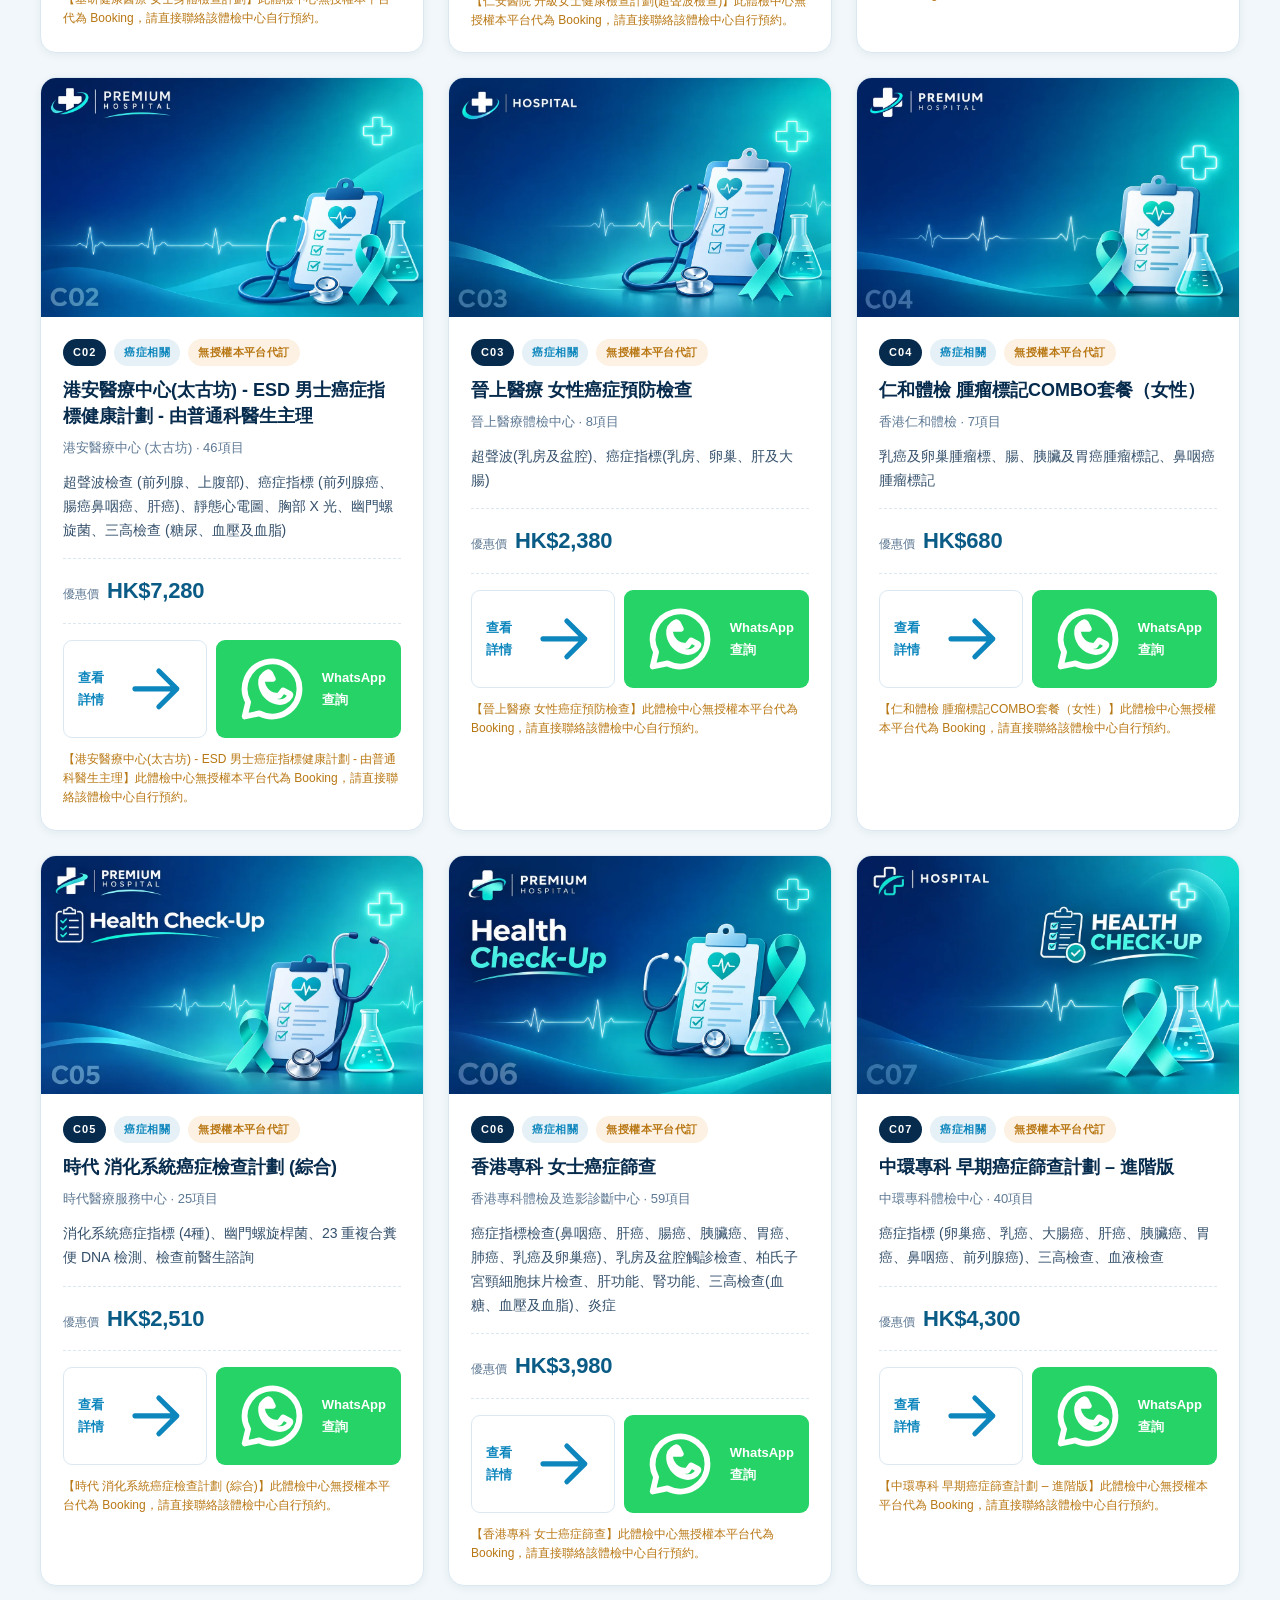
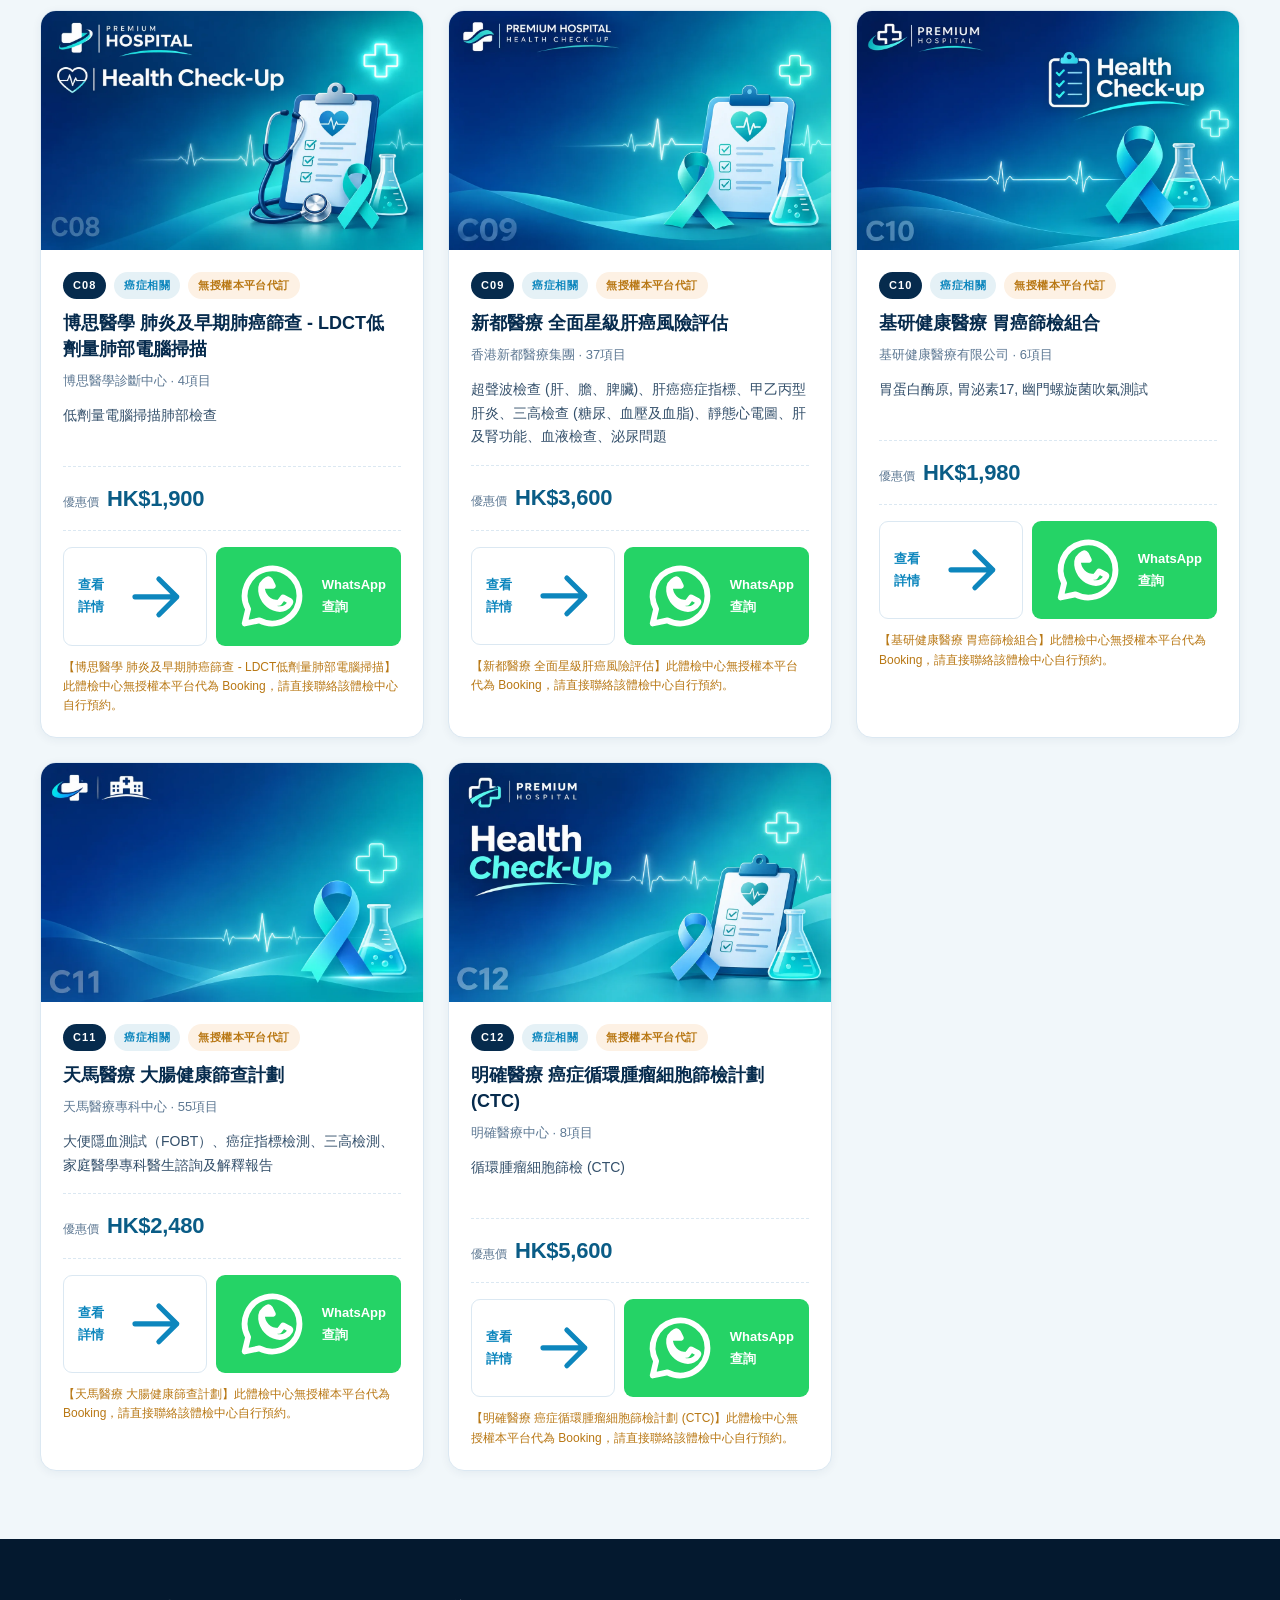
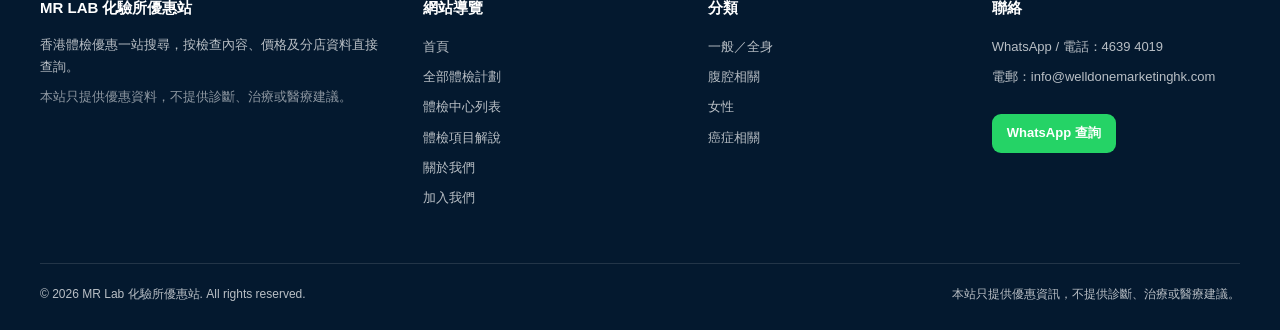
<file: plans.html>
<!doctype html>
<html lang="zh-Hant">
<head>
  <meta charset="utf-8">
  <meta name="viewport" content="width=device-width, initial-scale=1">
  <title>全部體檢計劃｜MR Lab 化驗所優惠站</title>
  <meta name="description" content="搜尋及篩選香港體檢優惠：一般／全身、腹腔相關、女性及癌症相關，比較檢查內容、售價與分店。">
  <link rel="icon" type="image/x-icon" href="favicon.ico?v=20261125">
  <link rel="icon" type="image/svg+xml" href="assets/images/favicon.svg?v=20261125">
  <link rel="icon" type="image/png" sizes="128x128" href="assets/images/favicon.png?v=20261125">
  <link rel="apple-touch-icon" href="assets/images/favicon.png?v=20261125">
  <link rel="stylesheet" href="assets/css/style.css?v=20261127a">
</head>
<body data-page="plans">
  <header class="site-header" id="site-header"></header>

  <main>
    <div class="page-head">
      <div class="container">
        <div class="breadcrumb"><a href="index.html">首頁</a> / 全部體檢計劃</div>
        <h1>全部體檢計劃</h1>
        <p>搜尋體檢優惠，按分類快速篩選，並經 WhatsApp 查詢詳情。</p>
      </div>
    </div>

    <section class="section section--tight">
      <div class="container">
        <div class="filter-bar">
          <div class="filter-row">
            <label class="search-box">
              <svg viewBox="0 0 24 24" fill="none" stroke="currentColor" stroke-width="2"><circle cx="11" cy="11" r="7"/><path d="M20 20l-4-4"/></svg>
              <input type="search" id="planSearch" placeholder="搜尋計劃名稱、體檢中心、地區或檢查項目關鍵字…" aria-label="搜尋體檢計劃">
            </label>
          </div>
          <div class="filter-row" style="margin-top:14px">
            <div class="chips">
              <button class="chip active" data-cat="all">全部</button>
              <button class="chip" data-cat="featured">精選優惠</button>
              <button class="chip" data-cat="general">一般／全身</button>
              <button class="chip" data-cat="abdominal">腹腔相關</button>
              <button class="chip" data-cat="women">女性</button>
              <button class="chip" data-cat="cancer">癌症相關</button>
            </div>
          </div>
          <p class="result-count" id="resultCount"></p>
        </div>

        <div class="grid grid--3" id="plans-grid"></div>

      </div>
    </section>
  </main>

  <footer class="site-footer" id="site-footer"></footer>
  <script src="data/featured.js?v=20261125d"></script>
  <script src="data/plans.js?v=20261125d"></script>
  <script src="assets/js/app.js?v=20261125c"></script>
</body>
</html>
</file>
<file: assets/css/style.css>
/* ============================================================
   MR LAB 化驗所優惠站 — 醫療專業視覺系統
   ============================================================ */
:root {
  --navy-900: #04192f;
  --navy-800: #062b4d;
  --navy-700: #0a5c86;
  --blue-600: #0d86bd;
  --blue-500: #18acd2;
  --teal-500: #0a9e98;
  --teal-400: #43d3c6;
  --ice-100: #f1f7fa;
  --ice-200: #e5f1f6;
  --ice-300: #d2e6ee;
  --white: #ffffff;
  --ink-900: #122b45;
  --ink-700: #34506b;
  --ink-500: #5d7893;
  --line: #dbe8f2;
  --green: #0f8f6b;
  --amber: #b87713;
  --red: #c04f5b;
  --shadow-sm: 0 2px 10px rgba(11, 49, 88, .06);
  --shadow-md: 0 12px 34px rgba(11, 49, 88, .10);
  --shadow-lg: 0 24px 60px rgba(7, 31, 61, .16);
  --radius-s: 10px;
  --radius-m: 16px;
  --radius-l: 24px;
  --maxw: 1200px;
}

* { box-sizing: border-box; }
html { scroll-behavior: smooth; }
body {
  margin: 0;
  font-family: "Noto Sans TC", "PingFang TC", "Microsoft JhengHei", "Segoe UI", Arial, sans-serif;
  color: var(--ink-900);
  background: var(--ice-100);
  line-height: 1.7;
  -webkit-font-smoothing: antialiased;
}
a { color: inherit; text-decoration: none; }
img { max-width: 100%; display: block; }
button, input, select { font: inherit; }

/* ---------- layout ---------- */
.container { width: min(calc(100% - 40px), var(--maxw)); margin-inline: auto; }
.section { padding: 76px 0; }
.section--tight { padding: 48px 0; }
.section--alt { background: linear-gradient(180deg, #eef6fb 0%, #f7fbfe 100%); }
.section-head { display: flex; align-items: flex-end; justify-content: space-between; gap: 24px; margin-bottom: 34px; }
.section-head h2 { margin: 0; font-size: clamp(26px, 3.4vw, 38px); letter-spacing: -.02em; color: var(--navy-800); line-height: 1.25; }
.section-head p { margin: 8px 0 0; color: var(--ink-500); max-width: 640px; }
.eyebrow {
  display: inline-flex; align-items: center; gap: 8px;
  font-size: 13px; font-weight: 700; letter-spacing: .14em;
  color: var(--blue-600); text-transform: uppercase; margin-bottom: 12px;
}
.eyebrow::before { content: ""; width: 26px; height: 2px; background: var(--teal-400); border-radius: 2px; }
.text-link { color: var(--blue-600); font-weight: 700; white-space: normal; overflow-wrap: anywhere; }
.text-link svg { width: 16px; height: 16px; flex: 0 0 auto; vertical-align: -3px; }
.text-link:hover { text-decoration: underline; }

/* ---------- header ---------- */
.site-header {
  position: sticky; top: 0; z-index: 60;
  background: rgba(255, 255, 255, .92);
  backdrop-filter: blur(14px);
  border-bottom: 1px solid var(--line);
}
.header-inner { display: flex; align-items: center; gap: 26px; height: 76px; }
.brand { display: flex; align-items: center; gap: 11px; flex: 0 0 auto; }
.brand img { width: 44px; height: 44px; }
.brand-text { display: flex; flex-direction: column; line-height: 1.15; }
.brand-text strong { font-size: 17px; letter-spacing: .04em; color: var(--navy-800); }
.brand-text span { font-size: 11px; color: var(--ink-500); letter-spacing: .16em; }
.main-nav { display: flex; gap: 4px; margin-left: auto; align-items: center; }
.main-nav a {
  padding: 9px 14px; border-radius: 9px; font-size: 14px; font-weight: 600;
  color: var(--ink-700); transition: background .2s, color .2s;
}
.main-nav a:hover { background: var(--ice-200); color: var(--navy-800); }
.main-nav a.active { background: var(--navy-700); color: #fff; }
.header-cta {
  display: inline-flex; align-items: center; gap: 8px; flex: 0 0 auto; line-height: 1;
  padding: 10px 17px; border-radius: 999px; font-size: 14px; font-weight: 700;
  background: linear-gradient(135deg, #0ea5a4, #1479b8); color: #fff;
  box-shadow: 0 6px 16px rgba(14, 165, 164, .27); transition: transform .2s, box-shadow .2s;
}
.header-cta svg { width: 18px; height: 18px; flex: 0 0 auto; }
.header-cta:hover { transform: translateY(-2px); box-shadow: 0 10px 22px rgba(14, 165, 164, .34); }
.nav-toggle { display: none; background: none; border: 0; font-size: 24px; color: var(--navy-800); }

/* ---------- hero ---------- */
.hero {
  position: relative; overflow: hidden; color: #fff;
  background: linear-gradient(120deg, #071f3d 0%, #0f4c81 55%, #0e8f9e 100%);
}
.hero::before {
  content: ""; position: absolute; inset: 0;
  background-image: radial-gradient(circle at 18% 22%, rgba(255,255,255,.15), transparent 34%),
                    radial-gradient(circle at 82% 70%, rgba(99,214,230,.24), transparent 38%);
}
.hero::after {
  content: ""; position: absolute; right: -90px; top: -120px; width: 520px; height: 520px;
  border: 1px solid rgba(255,255,255,.14); border-radius: 50%;
  box-shadow: 0 0 0 60px rgba(255,255,255,.035), 0 0 0 130px rgba(255,255,255,.025);
}
.hero-inner { position: relative; z-index: 2; padding: 92px 0 86px; display: grid; grid-template-columns: 1.15fr .85fr; gap: 56px; align-items: center; }
.hero h1 { margin: 0; font-size: clamp(32px, 4.6vw, 54px); line-height: 1.22; letter-spacing: -.02em; }
.hero h1 em { font-style: normal; color: #8fe3ee; }
.hero p.lead { margin: 22px 0 30px; font-size: 17px; color: rgba(255,255,255,.86); max-width: 620px; }
.hero-actions { display: flex; flex-wrap: wrap; gap: 14px; }
.btn {
  display: inline-flex; align-items: center; justify-content: center; gap: 9px;
  min-height: 46px; padding: 11px 22px; border-radius: 11px; font-weight: 700; font-size: 14px;
  border: 1px solid transparent; cursor: pointer; transition: transform .2s, box-shadow .2s, background .2s;
}
.btn:hover { transform: translateY(-2px); }
.btn--primary { background: linear-gradient(135deg, #0ea5a4, #1479b8); color: #fff; box-shadow: 0 10px 24px rgba(0,0,0,.18); }
.btn--light { background: #fff; color: var(--navy-800); box-shadow: 0 8px 20px rgba(0,0,0,.14); }
.btn--ghost { background: transparent; color: #fff; border-color: rgba(255,255,255,.55); }
.btn--outline { background: #fff; color: var(--blue-600); border-color: var(--line); }
.btn--outline:hover { border-color: var(--blue-500); box-shadow: var(--shadow-sm); }
.btn--whatsapp { background: #25d366; color: #fff; }
.btn--whatsapp:hover { background: #20bd5b; box-shadow: 0 8px 20px rgba(37, 211, 102, .3); }
.header-cta.btn--whatsapp { background: #25d366; color: #fff; box-shadow: 0 6px 16px rgba(37, 211, 102, .3); }
.header-cta.btn--whatsapp:hover { background: #20bd5b; box-shadow: 0 10px 22px rgba(37, 211, 102, .38); }
.btn--small { min-height: 38px; padding: 7px 14px; font-size: 13px; border-radius: 9px; }
.btn--block { width: 100%; }
.hero-panel {
  background: rgba(255,255,255,.11); border: 1px solid rgba(255,255,255,.22);
  border-radius: var(--radius-l); padding: 28px; backdrop-filter: blur(8px);
  box-shadow: var(--shadow-lg);
}
.hero-panel h3 { margin: 0 0 18px; font-size: 17px; letter-spacing: .02em; }
.hero-stat { display: flex; align-items: center; gap: 15px; padding: 13px 0; border-top: 1px solid rgba(255,255,255,.16); }
.hero-stat:first-of-type { border-top: 0; }
.hero-stat .num { font-size: 26px; font-weight: 800; color: #8fe3ee; min-width: 72px; }
.hero-stat span { font-size: 14px; color: rgba(255,255,255,.85); }
.trust-row { display: flex; flex-wrap: wrap; gap: 10px; margin-top: 24px; }
.trust-chip { font-size: 12px; padding: 6px 12px; border-radius: 999px; background: rgba(255,255,255,.13); border: 1px solid rgba(255,255,255,.2); }

/* ---------- cards ---------- */
.grid { display: grid; gap: 24px; }
.grid--3 { grid-template-columns: repeat(3, 1fr); }
.grid--4 { grid-template-columns: repeat(4, 1fr); }
.grid--2 { grid-template-columns: repeat(2, 1fr); }
.card {
  background: #fff; border: 1px solid var(--line); border-radius: var(--radius-m);
  overflow: hidden; box-shadow: var(--shadow-sm); transition: transform .25s, box-shadow .25s, border-color .25s;
}
.card:hover { transform: translateY(-5px); box-shadow: var(--shadow-md); border-color: var(--ice-300); }
.card-img { width: 100%; aspect-ratio: 16 / 10; object-fit: cover; background: var(--navy-800); }
.card-img--poster { height: 320px; aspect-ratio: auto; object-fit: contain; padding: 12px; background: var(--ice-200); }
.poster-link { display: block; }
.poster-link:focus-visible { outline: 3px solid var(--blue-500); outline-offset: -3px; }
.card-body { padding: 22px; }
.card-top { display: flex; align-items: center; gap: 8px; flex-wrap: wrap; margin-bottom: 11px; }
.badge { font-size: 11px; font-weight: 700; padding: 4px 10px; border-radius: 999px; letter-spacing: .04em; }
.badge--cat { background: var(--ice-200); color: var(--blue-600); }
.badge--featured { background: #e2f5f1; color: var(--green); }
.badge--auth { background: #e2f5f1; color: var(--green); }
.badge--enquiry { background: var(--ice-200); color: var(--blue-600); }
.badge--noauth { background: #fdf1e4; color: var(--amber); }
.badge--code { background: var(--navy-800); color: #fff; letter-spacing: .1em; }
.card h3 { margin: 0 0 8px; font-size: 18px; line-height: 1.45; color: var(--navy-800); }
.card .centre { font-size: 13px; color: var(--ink-500); margin: 0 0 12px; }
.card .summary { font-size: 14px; color: var(--ink-700); margin: 0 0 16px; min-height: 46px; }
.price-row { display: flex; align-items: baseline; gap: 8px; padding: 13px 0; border-top: 1px dashed var(--line); border-bottom: 1px dashed var(--line); margin-bottom: 16px; }
.price-label { font-size: 12px; color: var(--ink-500); }
.price-value { font-size: 22px; font-weight: 800; color: var(--navy-700); letter-spacing: -.01em; }
.card-actions { display: flex; gap: 9px; flex-wrap: wrap; }
.card-actions .btn { flex: 1 1 auto; }
.note { font-size: 12px; color: var(--amber); margin: 12px 0 0; line-height: 1.6; }
.note--enquiry { color: var(--ink-500); }

/* category tiles */
.cat-card { display: flex; gap: 16px; align-items: center; padding: 24px; border-radius: var(--radius-m); background: #fff; border: 1px solid var(--line); box-shadow: var(--shadow-sm); transition: transform .2s, box-shadow .2s; }
.cat-card:hover { transform: translateY(-4px); box-shadow: var(--shadow-md); }
.cat-icon { width: 52px; height: 52px; flex: 0 0 auto; display: grid; place-items: center; border-radius: 14px; background: var(--ice-200); color: var(--blue-600); }
.cat-icon svg { width: 26px; height: 26px; }
.cat-card h3 { margin: 0 0 3px; font-size: 17px; color: var(--navy-800); }
.cat-card span { font-size: 13px; color: var(--ink-500); }

/* info strip */
.info-strip { display: grid; grid-template-columns: repeat(2, 1fr); gap: 1px; background: var(--line); border-radius: var(--radius-m); overflow: hidden; border: 1px solid var(--line); }
.info-strip > div { background: #fff; padding: 26px; }
.info-strip h4 { margin: 0 0 8px; font-size: 15px; color: var(--navy-800); }
.info-strip p { margin: 0; font-size: 13px; color: var(--ink-500); }
.info-strip .dot { width: 34px; height: 34px; border-radius: 10px; background: var(--ice-200); display: grid; place-items: center; color: var(--teal-500); margin-bottom: 13px; }

/* ---------- filters ---------- */
.filter-bar { background: #fff; border: 1px solid var(--line); border-radius: var(--radius-m); padding: 20px; box-shadow: var(--shadow-sm); margin-bottom: 28px; }
.filter-row { display: flex; flex-wrap: wrap; gap: 12px; align-items: center; }
.search-box { position: relative; flex: 1 1 260px; }
.search-box input { width: 100%; padding: 12px 14px 12px 42px; border: 1px solid var(--line); border-radius: 10px; background: var(--ice-100); outline: none; color: var(--ink-900); }
.search-box input:focus { border-color: var(--blue-500); box-shadow: 0 0 0 3px rgba(29,159,216,.12); }
.search-box svg { position: absolute; left: 13px; top: 50%; transform: translateY(-50%); width: 18px; height: 18px; color: var(--ink-500); }
.chips { display: flex; flex-wrap: wrap; gap: 8px; }
.chip { padding: 8px 15px; border-radius: 999px; border: 1px solid var(--line); background: #fff; color: var(--ink-700); font-size: 13px; font-weight: 600; cursor: pointer; transition: all .2s; }
.chip:hover { border-color: var(--blue-500); }
.chip.active { background: var(--navy-700); border-color: var(--navy-700); color: #fff; }
.result-count { font-size: 13px; color: var(--ink-500); margin: 18px 0 0; }
.empty { padding: 60px 20px; text-align: center; color: var(--ink-500); background: #fff; border: 1px dashed var(--line); border-radius: var(--radius-m); }

/* ---------- detail ---------- */
.page-head { background: linear-gradient(120deg, #071f3d, #0f4c81 62%, #0e8f9e); color: #fff; padding: 52px 0 60px; }
.page-head h1 { margin: 7px 0 10px; font-size: clamp(28px, 3.6vw, 42px); }
.page-head p { margin: 0; color: rgba(255,255,255,.8); max-width: 760px; }
.detail-layout { display: grid; grid-template-columns: 1fr 340px; gap: 30px; align-items: start; }
.detail-main { background: #fff; border: 1px solid var(--line); border-radius: var(--radius-m); overflow: hidden; box-shadow: var(--shadow-sm); }
.detail-main > img { width: 100%; aspect-ratio: 16 / 7; object-fit: cover; }
.detail-img--poster { width: 100%; height: auto; max-height: 640px; object-fit: contain; padding: 16px; background: var(--ice-200); }
.poster-view { margin: 0 0 22px; font-size: 13px; }
.poster-view .text-link { white-space: normal; }
.detail-content { padding: 32px; }
.detail-content h2 { font-size: 20px; color: var(--navy-800); margin: 30px 0 14px; padding-bottom: 10px; border-bottom: 2px solid var(--ice-200); }
.detail-content h2:first-child { margin-top: 0; }
.detail-content p { color: var(--ink-700); }
.kv { display: grid; grid-template-columns: 130px 1fr; gap: 10px 18px; font-size: 14px; }
.kv dt { color: var(--ink-500); font-weight: 600; }
.kv dd { margin: 0; color: var(--ink-900); min-width: 0; overflow-wrap: anywhere; }
.kv dd .text-link { white-space: normal; }
.exam-group { border: 1px solid var(--line); border-radius: var(--radius-s); padding: 18px 20px; margin-bottom: 14px; background: var(--ice-100); }
.exam-group h4 { margin: 0 0 10px; font-size: 15px; color: var(--blue-600); }
.exam-group ul { margin: 0; padding-left: 18px; }
.exam-group li { font-size: 14px; color: var(--ink-700); margin-bottom: 5px; }
.location { border-left: 3px solid var(--teal-400); padding: 4px 0 4px 17px; margin-bottom: 22px; }
.location h4 { margin: 0 0 8px; font-size: 15px; color: var(--navy-800); }
.location p { margin: 3px 0; font-size: 13px; color: var(--ink-700); }
.location .lbl { color: var(--ink-500); display: inline-block; min-width: 62px; }
.detail-side { position: sticky; top: 96px; display: grid; gap: 18px; }
.side-card { background: #fff; border: 1px solid var(--line); border-radius: var(--radius-m); padding: 24px; box-shadow: var(--shadow-sm); }
.side-card .price-value { font-size: 30px; display: block; margin: 6px 0 14px; }
.side-card p { font-size: 13px; color: var(--ink-700); margin: 0 0 14px; }
.side-card label { display: block; font-size: 12px; font-weight: 700; color: var(--ink-500); margin-bottom: 10px; }
.notice-card { background: #fff8ef; border-color: #f2dcbe; }
.notice-card h4 { margin: 0 0 8px; font-size: 14px; color: var(--amber); }
.notice-card p { color: #7a5a2c; }
.breadcrumb { font-size: 13px; color: rgba(255,255,255,.7); margin-bottom: 6px; }
.breadcrumb a:hover { color: #fff; text-decoration: underline; }

/* ---------- centre ---------- */
.centre-card { padding: 26px; }
.centre-card h3 { margin: 0 0 6px; font-size: 19px; color: var(--navy-800); }
.centre-card .meta { font-size: 13px; color: var(--ink-500); margin: 0 0 16px; }
.centre-card ul { list-style: none; padding: 0; margin: 0 0 16px; }
.centre-card li { font-size: 13px; padding: 7px 0; border-top: 1px dashed var(--line); color: var(--ink-700); }
.centre-card li:first-child { border-top: 0; }
.centre-card .addr { color: var(--ink-500); font-size: 12px; }
.plan-links { display: flex; flex-wrap: wrap; gap: 7px; }
.plan-links a { font-size: 12px; padding: 5px 10px; border-radius: 7px; background: var(--ice-200); color: var(--blue-600); font-weight: 600; }
.plan-links a:hover { background: var(--blue-600); color: #fff; }

/* ---------- static pages ---------- */
.prose { background: #fff; border: 1px solid var(--line); border-radius: var(--radius-m); padding: 34px; box-shadow: var(--shadow-sm); }
.prose h2 { font-size: 21px; color: var(--navy-800); margin: 30px 0 12px; }
.prose h2:first-child { margin-top: 0; }
.prose p, .prose li { color: var(--ink-700); font-size: 15px; }
.prose ul { padding-left: 20px; }
.prose strong { color: var(--navy-800); }
.callout { border-radius: var(--radius-m); padding: 26px; background: linear-gradient(135deg, #e8f6f7, #eef4fc); border: 1px solid #cfebec; margin-top: 24px; }
.callout h3 { margin: 0 0 8px; color: var(--navy-800); }

/* ---------- footer ---------- */
.site-footer { background: var(--navy-900); color: rgba(255,255,255,.72); padding: 56px 0 26px; margin-top: 20px; }
.footer-grid { display: grid; grid-template-columns: 1.4fr 1fr 1fr 1fr; gap: 36px; }
.site-footer h4 { color: #fff; font-size: 15px; margin: 0 0 14px; }
.site-footer p, .site-footer li { font-size: 13px; margin: 0 0 8px; }
.site-footer ul { list-style: none; padding: 0; }
.site-footer a:hover { color: #8fe3ee; }
.footer-bottom { border-top: 1px solid rgba(255,255,255,.12); margin-top: 38px; padding-top: 20px; font-size: 12px; display: flex; justify-content: space-between; gap: 16px; flex-wrap: wrap; }
.disclaimer { font-size: 12px; color: rgba(255,255,255,.55); line-height: 1.7; max-width: 720px; }

/* ---------- friendly health banner ---------- */
.hero--health { background: linear-gradient(125deg, #04192f 0%, #0a5c86 52%, #0a9e98 100%); }
.hero-grid {
  position: absolute; inset: 0; opacity: .32;
  background-image: linear-gradient(rgba(255,255,255,.08) 1px, transparent 1px),
                    linear-gradient(90deg, rgba(255,255,255,.08) 1px, transparent 1px);
  background-size: 46px 46px;
  mask-image: linear-gradient(90deg, transparent, #000 35%, #000 70%, transparent);
}
.hero-copy { position: relative; z-index: 2; }
.hero-kicker {
  display: inline-flex; align-items: center; gap: 9px;
  font-size: 12px; font-weight: 700; letter-spacing: .12em;
  color: #8fe3ee; background: rgba(255,255,255,.1);
  border: 1px solid rgba(255,255,255,.2); border-radius: 999px; padding: 7px 14px;
}
.pulse-dot { width: 8px; height: 8px; border-radius: 50%; background: #43d3c6; box-shadow: 0 0 0 5px rgba(67,211,198,.18); }
.hero-slogan { margin: 20px 0 10px; font-size: clamp(19px, 2.3vw, 27px); font-weight: 800; letter-spacing: .1em; color: #8fe3ee; }
.hero-visual { position: relative; z-index: 2; display: grid; place-items: center; }
.hero-visual svg { width: 100%; max-width: 520px; height: auto; filter: drop-shadow(0 24px 46px rgba(0,0,0,.28)); }
.hero-badge {
  position: absolute; display: flex; flex-direction: column; line-height: 1.2;
  background: rgba(255,255,255,.95); color: var(--navy-800);
  border-radius: 14px; padding: 11px 15px; box-shadow: var(--shadow-md);
}
.hero-badge strong { font-size: 23px; }
.hero-badge span { font-size: 11px; color: var(--ink-500); }
.hero-badge--top { right: 0; top: 7%; }
.hero-badge--bottom { left: 1%; bottom: 5%; }
.hero-metrics {
  position: relative; z-index: 2; padding-bottom: 28px;
  display: grid; grid-template-columns: repeat(4, 1fr); gap: 12px;
}
.hero-metrics > div {
  display: flex; align-items: baseline; gap: 9px;
  background: rgba(255,255,255,.1); border: 1px solid rgba(255,255,255,.18);
  border-radius: 14px; padding: 14px 18px; backdrop-filter: blur(6px);
}
.hero-metrics strong { font-size: 24px; color: #8fe3ee; }
.hero-metrics span { font-size: 13px; color: rgba(255,255,255,.86); }

/* ---------- database-style detail panels ---------- */
.database-card {
  display: grid; grid-template-columns: 1.1fr .9fr; gap: 34px; align-items: center;
  background: #fff; border: 1px solid var(--line); border-radius: var(--radius-l);
  padding: 36px; box-shadow: var(--shadow-md);
}
.database-copy h2 { margin: 0 0 12px; font-size: clamp(24px, 3vw, 34px); color: var(--navy-800); }
.database-copy p { margin: 0; color: var(--ink-500); font-size: 15px; max-width: 620px; }
.database-list { list-style: none; padding: 0; display: flex; flex-wrap: wrap; gap: 10px; margin: 20px 0 24px; }
.database-list li { background: var(--ice-100); border: 1px solid var(--line); border-radius: 10px; padding: 8px 14px; font-size: 13px; color: var(--ink-700); }
.database-list strong { color: var(--teal-500); font-size: 17px; margin-right: 5px; }
.database-preview { background: var(--navy-800); border-radius: 18px; padding: 18px; }
.db-row {
  display: flex; align-items: center; justify-content: space-between;
  background: rgba(255,255,255,.07); color: #fff; font-size: 14px;
  border-radius: 11px; padding: 12px 15px; margin-bottom: 8px;
}
.db-row:last-child { margin-bottom: 0; }
.db-row i { width: 26px; height: 26px; border-radius: 50%; background: rgba(143,227,238,.22); display: grid; place-items: center; font-style: normal; color: #8fe3ee; font-weight: 800; }
.db-row i::after { content: "+"; }

/* ---------- centre thumbnails ---------- */
.centre-card { padding: 0 0 24px; }
.centre-img { display: block; width: 100%; height: auto; aspect-ratio: 8 / 3; object-fit: contain; object-position: center; border-bottom: 1px solid var(--line); background: #eaf3f8; }
.centre-card .card-top { padding: 18px 24px 0; }
.centre-card h3, .centre-card .meta, .centre-card ul, .centre-card .plan-links { margin-left: 24px; margin-right: 24px; }

/* ---------- item glossary ---------- */
.item-group { background: #fff; border: 1px solid var(--line); border-radius: var(--radius-m); padding: 26px; margin-bottom: 20px; box-shadow: var(--shadow-sm); }
.item-group-head { display: flex; gap: 16px; align-items: flex-start; margin-bottom: 18px; }
.item-group-head h2 { margin: 0 0 4px; font-size: 20px; color: var(--navy-800); }
.item-group-head p { margin: 0; font-size: 14px; color: var(--ink-500); }
.item-list { display: grid; grid-template-columns: repeat(2, 1fr); gap: 10px; }
.item-row { border: 1px solid var(--line); border-radius: 12px; background: var(--ice-100); overflow: hidden; transition: border-color .2s, background .2s; }
.item-row[open] { background: #fff; border-color: var(--ice-300); }
.item-row summary { list-style: none; cursor: pointer; padding: 13px 15px; display: flex; align-items: center; gap: 10px; }
.item-row summary::-webkit-details-marker { display: none; }
.item-name { font-weight: 700; font-size: 14px; color: var(--navy-800); }
.item-en { font-size: 11px; color: var(--ink-500); margin-left: auto; text-align: right; }
.item-plus { color: var(--teal-500); font-weight: 800; transition: transform .2s; }
.item-row[open] .item-plus { transform: rotate(45deg); }
.item-desc { padding: 12px 15px 15px; font-size: 13px; color: var(--ink-700); line-height: 1.7; border-top: 1px dashed var(--line); }

/* ---------- responsive ---------- */
@media (max-width: 980px) {
  .hero-inner { grid-template-columns: 1fr; gap: 36px; padding: 68px 0; }
  .grid--4 { grid-template-columns: repeat(2, 1fr); }
  .grid--3 { grid-template-columns: repeat(2, 1fr); }
  .detail-layout { grid-template-columns: 1fr; }
  .detail-side { position: static; }
  .footer-grid { grid-template-columns: repeat(2, 1fr); }
}
@media (max-width: 760px) {
  .container { width: min(calc(100% - 28px), var(--maxw)); }
  .header-inner { height: 64px; gap: 10px; }
  .brand-text span { display: none; }
  .nav-toggle { display: block; }
  .main-nav { display: none; position: absolute; left: 0; right: 0; top: 64px; background: #fff; padding: 12px 14px; border-bottom: 1px solid var(--line); flex-direction: column; align-items: stretch; box-shadow: var(--shadow-md); }
  .main-nav.open { display: flex; }
  .main-nav a { padding: 11px 12px; }
  .header-cta { margin-left: auto; padding: 9px; border-radius: 50%; }
  .header-cta-label { display: none; }
  .section { padding: 52px 0; }
  .section-head { flex-direction: column; align-items: flex-start; }
  .grid--3, .grid--4, .grid--2 { grid-template-columns: 1fr; }
  .info-strip { grid-template-columns: 1fr; }
  .kv { grid-template-columns: 1fr; gap: 3px; }
  .kv dd { margin-bottom: 9px; }
  .detail-content { padding: 22px; }
  .footer-grid { grid-template-columns: 1fr; }
  .hero-slogan { letter-spacing: .05em; }
  .hero-badge { display: none; }
  .hero-metrics { grid-template-columns: repeat(2, 1fr); padding-bottom: 18px; }
  .database-card { padding: 22px; }
  .item-group { padding: 18px; }
  .item-en { display: none; }
}
@media (max-width: 980px) {
  .hero-visual { max-width: 520px; margin-inline: auto; }
  .database-card { grid-template-columns: 1fr; }
  .hero-metrics { grid-template-columns: repeat(2, 1fr); }
  .item-list { grid-template-columns: 1fr; }
}
</file>
